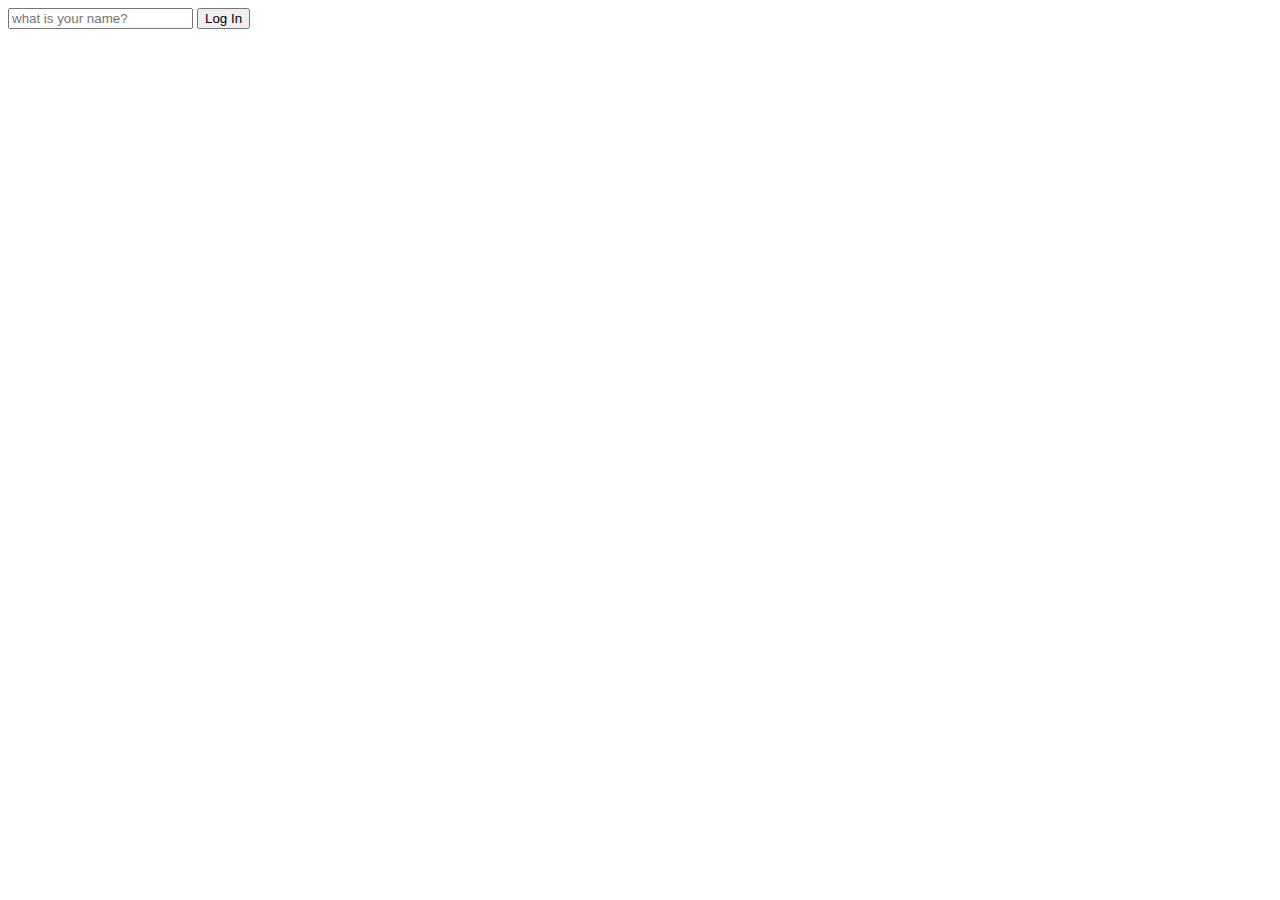
<file: js_practice_01/index.html>
<!DOCTYPE html>
<html lang="en">
<head>
    <meta charset="UTF-8">
    <meta http-equiv="X-UA-Compatible" content="IE=edge">
    <meta name="viewport" content="width=device-width, initial-scale=1.0">
    <link rel="stylesheet" href="style.css">
    <title>akdong archive</title>
</head>
<body>
    <form class = "hidden" id="login-form">
        <input 
        required maxlength="15"
        type="text" 
        placeholder="what is your name?"/>
        <button>Log In</button>
    </form>
    <h1 id="greeting" class="hidden"></h1>
    <script src="script.js"></script>
</body>
</html>
</file>
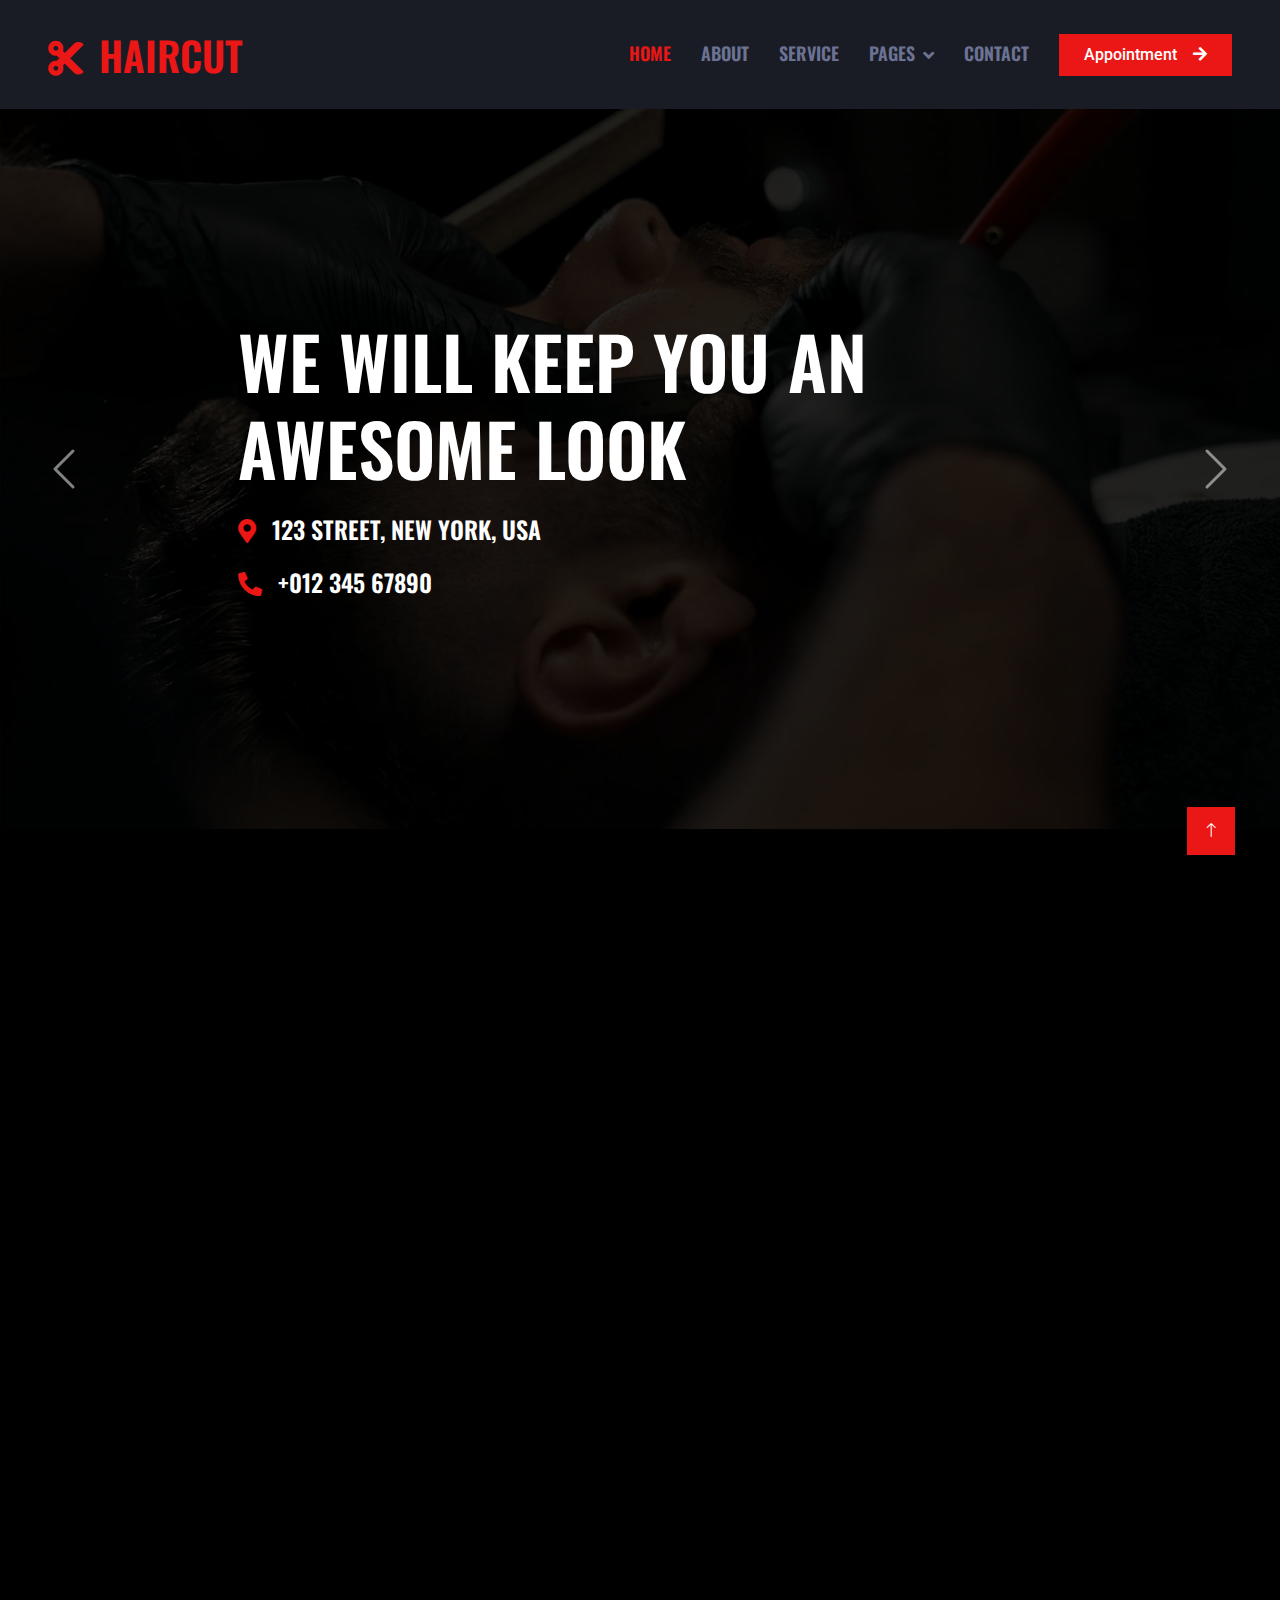
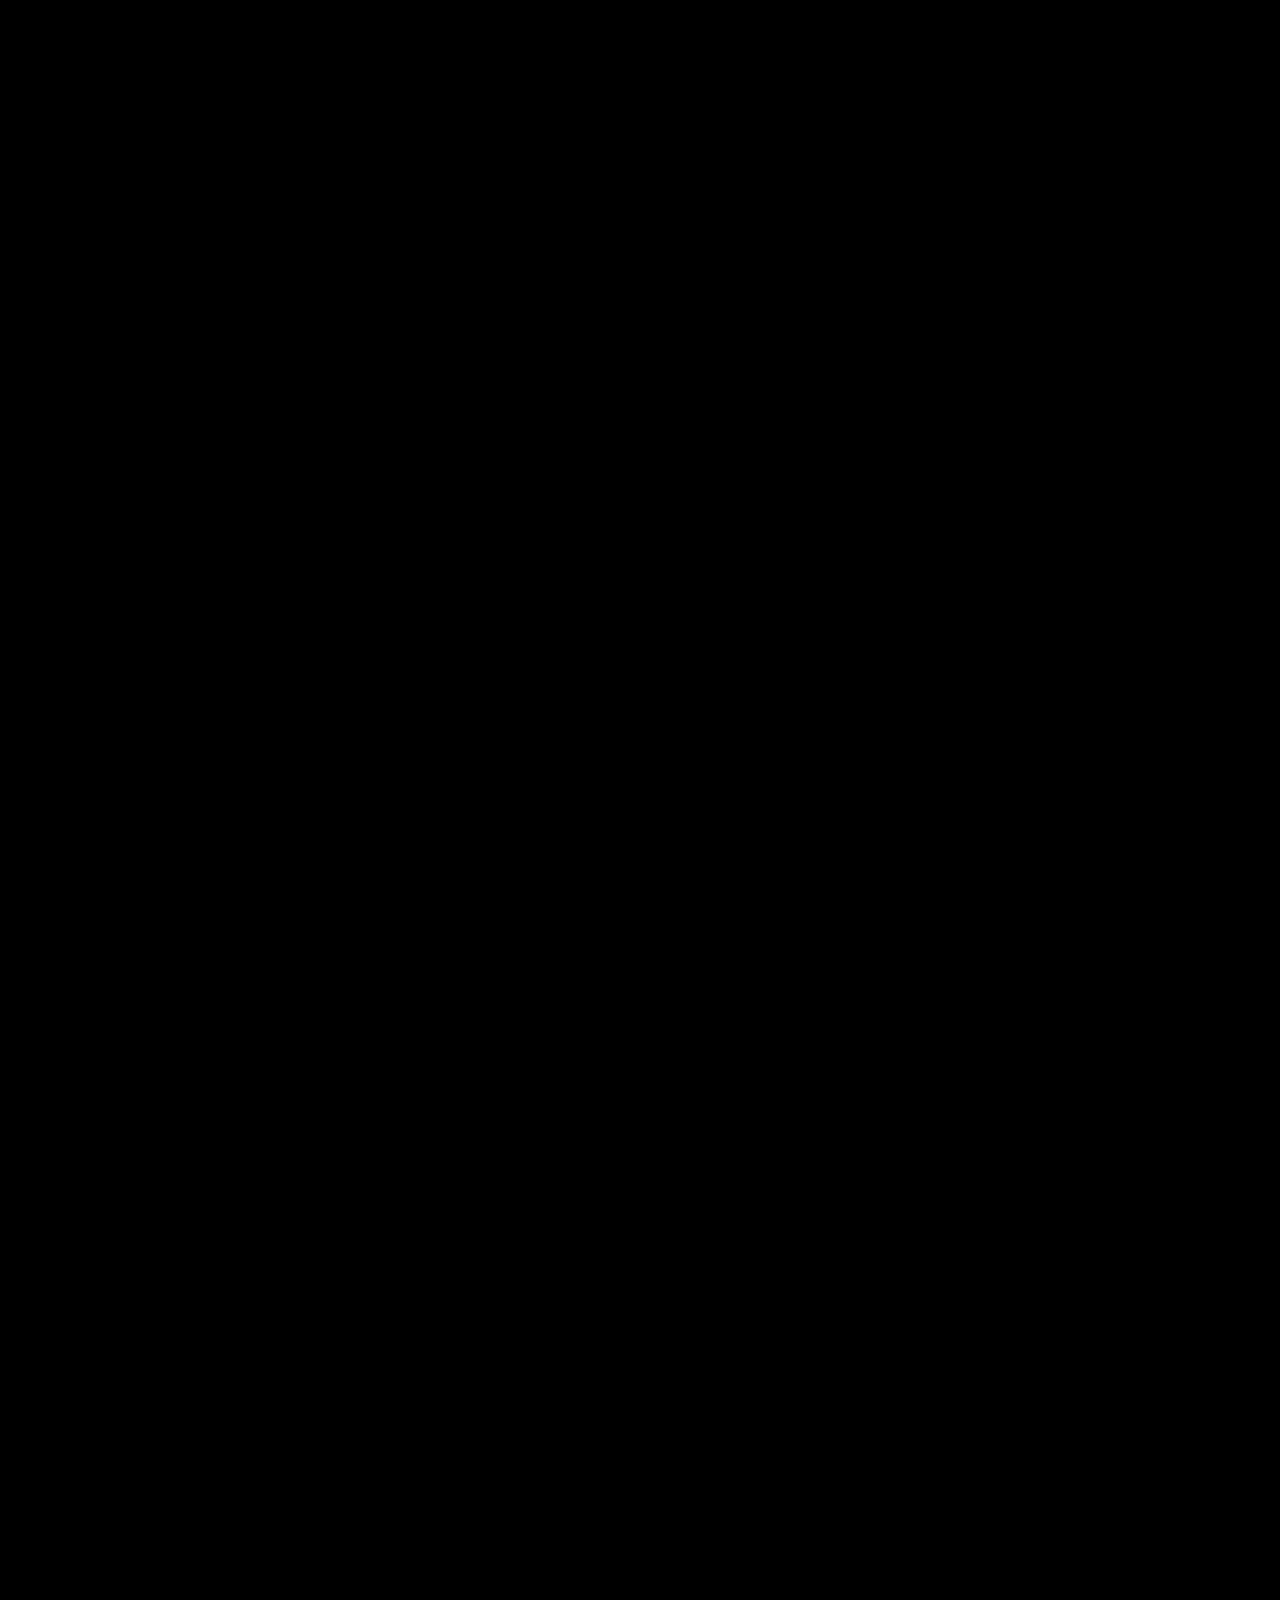
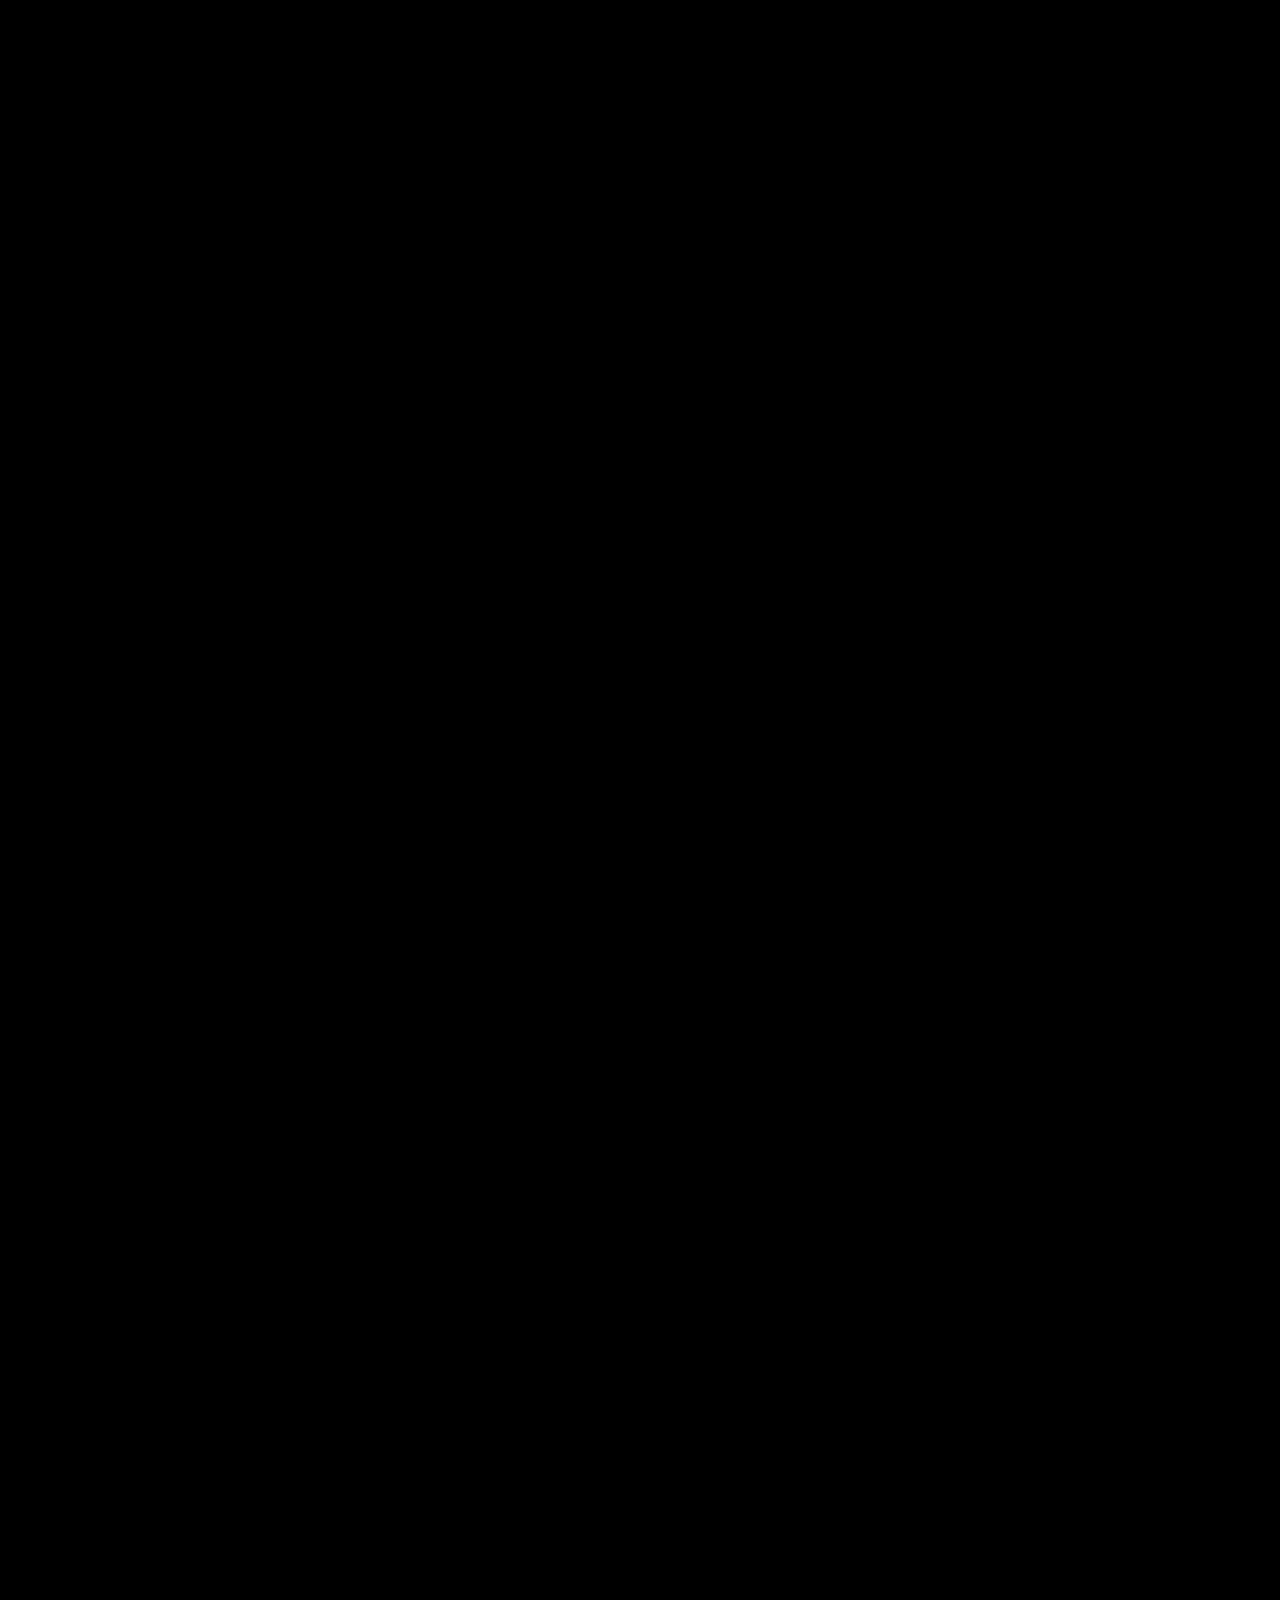
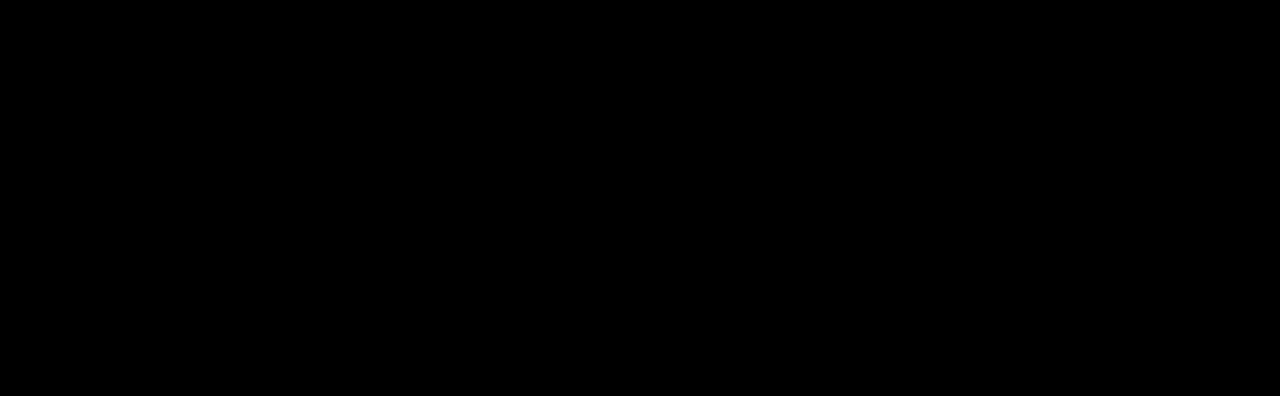
<file: MoonhairSalon/index.html>
<!DOCTYPE html>
<html lang="en">

<head>
    <meta charset="utf-8">
    <title>HairCut - Hair Salon HTML Template</title>
    <meta content="width=device-width, initial-scale=1.0" name="viewport">
    <meta content="" name="keywords">
    <meta content="" name="description">

    <!-- Favicon -->
    <link href="img/favicon.ico" rel="icon">

    <!-- Google Web Fonts -->
    <link rel="preconnect" href="https://fonts.googleapis.com">
    <link rel="preconnect" href="https://fonts.gstatic.com" crossorigin>
    <link href="https://fonts.googleapis.com/css2?family=Roboto:wght@400;500&family=Oswald:wght@600&display=swap" rel="stylesheet">

    <!-- Icon Font Stylesheet -->
    <link href="https://cdnjs.cloudflare.com/ajax/libs/font-awesome/5.10.0/css/all.min.css" rel="stylesheet">
    <link href="https://cdn.jsdelivr.net/npm/bootstrap-icons@1.4.1/font/bootstrap-icons.css" rel="stylesheet">

    <!-- Libraries Stylesheet -->
    <link href="lib/animate/animate.min.css" rel="stylesheet">
    <link href="lib/owlcarousel/assets/owl.carousel.min.css" rel="stylesheet">

    <!-- Customized Bootstrap Stylesheet -->
    <link href="css/bootstrap.min.css" rel="stylesheet">

    <!-- Template Stylesheet -->
    <link href="css/style.css" rel="stylesheet">
</head>

<body>
    <!-- Spinner Start -->
    <div id="spinner" class="show bg-dark position-fixed translate-middle w-100 vh-100 top-50 start-50 d-flex align-items-center justify-content-center">
        <div class="spinner-grow text-primary" style="width: 3rem; height: 3rem;" role="status">
            <span class="sr-only">Loading...</span>
        </div>
    </div>
    <!-- Spinner End -->


    <!-- Navbar Start -->
    <nav class="navbar navbar-expand-lg bg-secondary navbar-dark sticky-top py-lg-0 px-lg-5 wow fadeIn" data-wow-delay="0.1s">
        <a href="index.html" class="navbar-brand ms-4 ms-lg-0">
            <h1 class="mb-0 text-primary text-uppercase"><i class="fa fa-cut me-3"></i>HairCut</h1>
        </a>
        <button type="button" class="navbar-toggler me-4" data-bs-toggle="collapse" data-bs-target="#navbarCollapse">
            <span class="navbar-toggler-icon"></span>
        </button>
        <div class="collapse navbar-collapse" id="navbarCollapse">
            <div class="navbar-nav ms-auto p-4 p-lg-0">
                <a href="index.html" class="nav-item nav-link active">Home</a>
                <a href="about.html" class="nav-item nav-link">About</a>
                <a href="service.html" class="nav-item nav-link">Service</a>
                <div class="nav-item dropdown">
                    <a href="#" class="nav-link dropdown-toggle" data-bs-toggle="dropdown">Pages</a>
                    <div class="dropdown-menu m-0">
                        <a href="price.html" class="dropdown-item">Pricing Plan</a>
                        <a href="team.html" class="dropdown-item">Our Barber</a>
                        <a href="open.html" class="dropdown-item">Working Hours</a>
                        <a href="testimonial.html" class="dropdown-item">Testimonial</a>
                        <a href="404.html" class="dropdown-item">404 Page</a>
                    </div>
                </div>
                <a href="contact.html" class="nav-item nav-link">Contact</a>
            </div>
            <a href="" class="btn btn-primary rounded-0 py-2 px-lg-4 d-none d-lg-block">Appointment<i class="fa fa-arrow-right ms-3"></i></a>
        </div>
    </nav>
    <!-- Navbar End -->


    <!-- Carousel Start -->
    <div class="container-fluid p-0 mb-5 wow fadeIn" data-wow-delay="0.1s">
        <div id="header-carousel" class="carousel slide" data-bs-ride="carousel">
            <div class="carousel-inner">
                <div class="carousel-item active">
                    <img class="w-100" src="img/carousel-1.jpg" alt="Image">
                    <div class="carousel-caption d-flex align-items-center justify-content-center text-start">
                        <div class="mx-sm-5 px-5" style="max-width: 900px;">
                            <h1 class="display-2 text-white text-uppercase mb-4 animated slideInDown">We Will Keep You An Awesome Look</h1>
                            <h4 class="text-white text-uppercase mb-4 animated slideInDown"><i class="fa fa-map-marker-alt text-primary me-3"></i>123 Street, New York, USA</h4>
                            <h4 class="text-white text-uppercase mb-4 animated slideInDown"><i class="fa fa-phone-alt text-primary me-3"></i>+012 345 67890</h4>
                        </div>
                    </div>
                </div>
                <div class="carousel-item">
                    <img class="w-100" src="img/carousel-2.jpg" alt="Image">
                    <div class="carousel-caption d-flex align-items-center justify-content-center text-start">
                        <div class="mx-sm-5 px-5" style="max-width: 900px;">
                            <h1 class="display-2 text-white text-uppercase mb-4 animated slideInDown">Luxury Haircut at Affordable Price</h1>
                            <h4 class="text-white text-uppercase mb-4 animated slideInDown"><i class="fa fa-map-marker-alt text-primary me-3"></i>123 Street, New York, USA</h4>
                            <h4 class="text-white text-uppercase mb-4 animated slideInDown"><i class="fa fa-phone-alt text-primary me-3"></i>+012 345 67890</h4>
                        </div>
                    </div>
                </div>
            </div>
            <button class="carousel-control-prev" type="button" data-bs-target="#header-carousel"
                data-bs-slide="prev">
                <span class="carousel-control-prev-icon" aria-hidden="true"></span>
                <span class="visually-hidden">Previous</span>
            </button>
            <button class="carousel-control-next" type="button" data-bs-target="#header-carousel"
                data-bs-slide="next">
                <span class="carousel-control-next-icon" aria-hidden="true"></span>
                <span class="visually-hidden">Next</span>
            </button>
        </div>
    </div>
    <!-- Carousel End -->


    <!-- About Start -->
    <div class="container-xxl py-5">
        <div class="container">
            <div class="row g-5">
                <div class="col-lg-6 wow fadeIn" data-wow-delay="0.1s">
                    <div class="d-flex flex-column">
                        <img class="img-fluid w-75 align-self-end" src="img/about.jpg" alt="">
                        <div class="w-50 bg-secondary p-5" style="margin-top: -25%;">
                            <h1 class="text-uppercase text-primary mb-3">25 Years</h1>
                            <h2 class="text-uppercase mb-0">Experience</h2>
                        </div>
                    </div>
                </div>
                <div class="col-lg-6 wow fadeIn" data-wow-delay="0.5s">
                    <p class="d-inline-block bg-secondary text-primary py-1 px-4">About Us</p>
                    <h1 class="text-uppercase mb-4">More Than Just A Haircut. Learn More About Us!</h1>
                    <p>Tempor erat elitr rebum at clita. Diam dolor diam ipsum sit. Aliqu diam amet diam et eos. Clita erat ipsum et lorem et sit, sed stet lorem sit clita duo justo magna dolore erat amet</p>
                    <p class="mb-4">Stet no et lorem dolor et diam, amet duo ut dolore vero eos. No stet est diam rebum amet diam ipsum. Clita clita labore, dolor duo nonumy clita sit at, sed sit sanctus dolor eos.</p>
                    <div class="row g-4">
                        <div class="col-md-6">
                            <h3 class="text-uppercase mb-3">Since 1990</h3>
                            <p class="mb-0">Tempor erat elitr rebum at clita. Diam dolor diam ipsum sit. Aliqu diam amet diam et eos.</p>
                        </div>
                        <div class="col-md-6">
                            <h3 class="text-uppercase mb-3">1000+ clients</h3>
                            <p class="mb-0">Tempor erat elitr rebum at clita. Diam dolor diam ipsum sit. Aliqu diam amet diam et eos.</p>
                        </div>
                    </div>
                </div>
            </div>
        </div>
    </div>
    <!-- About End -->


    <!-- Service Start -->
    <div class="container-xxl py-5">
        <div class="container">
            <div class="text-center mx-auto mb-5 wow fadeInUp" data-wow-delay="0.1s" style="max-width: 600px;">
                <p class="d-inline-block bg-secondary text-primary py-1 px-4">Services</p>
                <h1 class="text-uppercase">What We Provide</h1>
            </div>
            <div class="row g-4">
                <div class="col-lg-4 col-md-6 wow fadeInUp" data-wow-delay="0.1s">
                    <div class="service-item position-relative overflow-hidden bg-secondary d-flex h-100 p-5 ps-0">
                        <div class="bg-dark d-flex flex-shrink-0 align-items-center justify-content-center" style="width: 60px; height: 60px;">
                            <img class="img-fluid" src="img/haircut.png" alt="">
                        </div>
                        <div class="ps-4">
                            <h3 class="text-uppercase mb-3">Haircut</h3>
                            <p>Tempor erat elitr rebum at clita. Diam dolor diam ipsum sit. Aliqu diam amet diam.</p>
                            <span class="text-uppercase text-primary">From $15</span>
                        </div>
                        <a class="btn btn-square" href=""><i class="fa fa-plus text-primary"></i></a>
                    </div>
                </div>
                <div class="col-lg-4 col-md-6 wow fadeInUp" data-wow-delay="0.3s">
                    <div class="service-item position-relative overflow-hidden bg-secondary d-flex h-100 p-5 ps-0">
                        <div class="bg-dark d-flex flex-shrink-0 align-items-center justify-content-center" style="width: 60px; height: 60px;">
                            <img class="img-fluid" src="img/beard-trim.png" alt="">
                        </div>
                        <div class="ps-4">
                            <h3 class="text-uppercase mb-3">Beard Trim</h3>
                            <p>Tempor erat elitr rebum at clita. Diam dolor diam ipsum sit. Aliqu diam amet diam.</p>
                            <span class="text-uppercase text-primary">From $15</span>
                        </div>
                        <a class="btn btn-square" href=""><i class="fa fa-plus text-primary"></i></a>
                    </div>
                </div>
                <div class="col-lg-4 col-md-6 wow fadeInUp" data-wow-delay="0.5s">
                    <div class="service-item position-relative overflow-hidden bg-secondary d-flex h-100 p-5 ps-0">
                        <div class="bg-dark d-flex flex-shrink-0 align-items-center justify-content-center" style="width: 60px; height: 60px;">
                            <img class="img-fluid" src="img/mans-shave.png" alt="">
                        </div>
                        <div class="ps-4">
                            <h3 class="text-uppercase mb-3">Mans Shave</h3>
                            <p>Tempor erat elitr rebum at clita. Diam dolor diam ipsum sit. Aliqu diam amet diam.</p>
                            <span class="text-uppercase text-primary">From $15</span>
                        </div>
                        <a class="btn btn-square" href=""><i class="fa fa-plus text-primary"></i></a>
                    </div>
                </div>
                <div class="col-lg-4 col-md-6 wow fadeInUp" data-wow-delay="0.1s">
                    <div class="service-item position-relative overflow-hidden bg-secondary d-flex h-100 p-5 ps-0">
                        <div class="bg-dark d-flex flex-shrink-0 align-items-center justify-content-center" style="width: 60px; height: 60px;">
                            <img class="img-fluid" src="img/hair-dyeing.png" alt="">
                        </div>
                        <div class="ps-4">
                            <h3 class="text-uppercase mb-3">Hair Dyeing</h3>
                            <p>Tempor erat elitr rebum at clita. Diam dolor diam ipsum sit. Aliqu diam amet diam.</p>
                            <span class="text-uppercase text-primary">From $15</span>
                        </div>
                        <a class="btn btn-square" href=""><i class="fa fa-plus text-primary"></i></a>
                    </div>
                </div>
                <div class="col-lg-4 col-md-6 wow fadeInUp" data-wow-delay="0.3s">
                    <div class="service-item position-relative overflow-hidden bg-secondary d-flex h-100 p-5 ps-0">
                        <div class="bg-dark d-flex flex-shrink-0 align-items-center justify-content-center" style="width: 60px; height: 60px;">
                            <img class="img-fluid" src="img/mustache.png" alt="">
                        </div>
                        <div class="ps-4">
                            <h3 class="text-uppercase mb-3">Mustache</h3>
                            <p>Tempor erat elitr rebum at clita. Diam dolor diam ipsum sit. Aliqu diam amet diam.</p>
                            <span class="text-uppercase text-primary">From $15</span>
                        </div>
                        <a class="btn btn-square" href=""><i class="fa fa-plus text-primary"></i></a>
                    </div>
                </div>
                <div class="col-lg-4 col-md-6 wow fadeInUp" data-wow-delay="0.5s">
                    <div class="service-item position-relative overflow-hidden bg-secondary d-flex h-100 p-5 ps-0">
                        <div class="bg-dark d-flex flex-shrink-0 align-items-center justify-content-center" style="width: 60px; height: 60px;">
                            <img class="img-fluid" src="img/stacking.png" alt="">
                        </div>
                        <div class="ps-4">
                            <h3 class="text-uppercase mb-3">Stacking</h3>
                            <p>Tempor erat elitr rebum at clita. Diam dolor diam ipsum sit. Aliqu diam amet diam.</p>
                            <span class="text-uppercase text-primary">From $15</span>
                        </div>
                        <a class="btn btn-square" href=""><i class="fa fa-plus text-primary"></i></a>
                    </div>
                </div>
            </div>
        </div>
    </div>
    <!-- Service End -->


    <!-- Price Start -->
    <div class="container-xxl py-5">
        <div class="container">
            <div class="row g-0">
                <div class="col-lg-6 wow fadeIn" data-wow-delay="0.1s">
                    <div class="bg-secondary h-100 d-flex flex-column justify-content-center p-5">
                        <p class="d-inline-flex bg-dark text-primary py-1 px-4 me-auto">Price & Plan</p>
                        <h1 class="text-uppercase mb-4">Check Out Our Barber Services And Prices</h1>
                        <div>
                            <div class="d-flex justify-content-between border-bottom py-2">
                                <h6 class="text-uppercase mb-0">Haircut</h6>
                                <span class="text-uppercase text-primary">$29.00</span>
                            </div>
                            <div class="d-flex justify-content-between border-bottom py-2">
                                <h6 class="text-uppercase mb-0">Beard Trim</h6>
                                <span class="text-uppercase text-primary">$35.00</span>
                            </div>
                            <div class="d-flex justify-content-between border-bottom py-2">
                                <h6 class="text-uppercase mb-0">Mans Shave</h6>
                                <span class="text-uppercase text-primary">$23.00</span>
                            </div>
                            <div class="d-flex justify-content-between border-bottom py-2">
                                <h6 class="text-uppercase mb-0">Hair Dyeing</h6>
                                <span class="text-uppercase text-primary">$19.00</span>
                            </div>
                            <div class="d-flex justify-content-between border-bottom py-2">
                                <h6 class="text-uppercase mb-0">Mustache</h6>
                                <span class="text-uppercase text-primary">$15.00</span>
                            </div>
                            <div class="d-flex justify-content-between py-2">
                                <h6 class="text-uppercase mb-0">Stacking</h6>
                                <span class="text-uppercase text-primary">$39.00</span>
                            </div>
                        </div>
                    </div>
                </div>
                <div class="col-lg-6 wow fadeIn" data-wow-delay="0.5s">
                    <div class="h-100">
                        <img class="img-fluid h-100" src="img/price.jpg" alt="">
                    </div>
                </div>
            </div>
        </div>
    </div>
    <!-- Price End -->


    <!-- Team Start -->
    <div class="container-xxl py-5">
        <div class="container">
            <div class="text-center mx-auto mb-5 wow fadeInUp" data-wow-delay="0.1s" style="max-width: 600px;">
                <p class="d-inline-block bg-secondary text-primary py-1 px-4">Our Barber</p>
                <h1 class="text-uppercase">Meet Our Barber</h1>
            </div>
            <div class="row g-4">
                <div class="col-lg-3 col-md-6 wow fadeInUp" data-wow-delay="0.1s">
                    <div class="team-item">
                        <div class="team-img position-relative overflow-hidden">
                            <img class="img-fluid" src="img/team-1.jpg" alt="">
                            <div class="team-social">
                                <a class="btn btn-square" href=""><i class="fab fa-facebook-f"></i></a>
                                <a class="btn btn-square" href=""><i class="fab fa-twitter"></i></a>
                                <a class="btn btn-square" href=""><i class="fab fa-instagram"></i></a>
                            </div>
                        </div>
                        <div class="bg-secondary text-center p-4">
                            <h5 class="text-uppercase">Barber Name</h5>
                            <span class="text-primary">Designation</span>
                        </div>
                    </div>
                </div>
                <div class="col-lg-3 col-md-6 wow fadeInUp" data-wow-delay="0.3s">
                    <div class="team-item">
                        <div class="team-img position-relative overflow-hidden">
                            <img class="img-fluid" src="img/team-2.jpg" alt="">
                            <div class="team-social">
                                <a class="btn btn-square" href=""><i class="fab fa-facebook-f"></i></a>
                                <a class="btn btn-square" href=""><i class="fab fa-twitter"></i></a>
                                <a class="btn btn-square" href=""><i class="fab fa-instagram"></i></a>
                            </div>
                        </div>
                        <div class="bg-secondary text-center p-4">
                            <h5 class="text-uppercase">Barber Name</h5>
                            <span class="text-primary">Designation</span>
                        </div>
                    </div>
                </div>
                <div class="col-lg-3 col-md-6 wow fadeInUp" data-wow-delay="0.5s">
                    <div class="team-item">
                        <div class="team-img position-relative overflow-hidden">
                            <img class="img-fluid" src="img/team-3.jpg" alt="">
                            <div class="team-social">
                                <a class="btn btn-square" href=""><i class="fab fa-facebook-f"></i></a>
                                <a class="btn btn-square" href=""><i class="fab fa-twitter"></i></a>
                                <a class="btn btn-square" href=""><i class="fab fa-instagram"></i></a>
                            </div>
                        </div>
                        <div class="bg-secondary text-center p-4">
                            <h5 class="text-uppercase">Barber Name</h5>
                            <span class="text-primary">Designation</span>
                        </div>
                    </div>
                </div>
                <div class="col-lg-3 col-md-6 wow fadeInUp" data-wow-delay="0.7s">
                    <div class="team-item">
                        <div class="team-img position-relative overflow-hidden">
                            <img class="img-fluid" src="img/team-4.jpg" alt="">
                            <div class="team-social">
                                <a class="btn btn-square" href=""><i class="fab fa-facebook-f"></i></a>
                                <a class="btn btn-square" href=""><i class="fab fa-twitter"></i></a>
                                <a class="btn btn-square" href=""><i class="fab fa-instagram"></i></a>
                            </div>
                        </div>
                        <div class="bg-secondary text-center p-4">
                            <h5 class="text-uppercase">Barber Name</h5>
                            <span class="text-primary">Designation</span>
                        </div>
                    </div>
                </div>
            </div>
        </div>
    </div>
    <!-- Team End -->


    <!-- Working Hours Start -->
    <div class="container-xxl py-5">
        <div class="container">
            <div class="row g-0">
                <div class="col-lg-6 wow fadeIn" data-wow-delay="0.1s">
                    <div class="h-100">
                        <img class="img-fluid h-100" src="img/open.jpg" alt="">
                    </div>
                </div>
                <div class="col-lg-6 wow fadeIn" data-wow-delay="0.5s">
                    <div class="bg-secondary h-100 d-flex flex-column justify-content-center p-5">
                        <p class="d-inline-flex bg-dark text-primary py-1 px-4 me-auto">Working Hours</p>
                        <h1 class="text-uppercase mb-4">Professional Barbers Are Waiting For You</h1>
                        <div>
                            <div class="d-flex justify-content-between border-bottom py-2">
                                <h6 class="text-uppercase mb-0">Monday</h6>
                                <span class="text-uppercase">09 AM - 09 PM</span>
                            </div>
                            <div class="d-flex justify-content-between border-bottom py-2">
                                <h6 class="text-uppercase mb-0">Tuesday</h6>
                                <span class="text-uppercase">09 AM - 09 PM</span>
                            </div>
                            <div class="d-flex justify-content-between border-bottom py-2">
                                <h6 class="text-uppercase mb-0">Wednesday</h6>
                                <span class="text-uppercase">09 AM - 09 PM</span>
                            </div>
                            <div class="d-flex justify-content-between border-bottom py-2">
                                <h6 class="text-uppercase mb-0">Thursday</h6>
                                <span class="text-uppercase">09 AM - 09 PM</span>
                            </div>
                            <div class="d-flex justify-content-between border-bottom py-2">
                                <h6 class="text-uppercase mb-0">Friday</h6>
                                <span class="text-uppercase">09 AM - 09 PM</span>
                            </div>
                            <div class="d-flex justify-content-between py-2">
                                <h6 class="text-uppercase mb-0">Sat / Sun</h6>
                                <span class="text-uppercase text-primary">Closed</span>
                            </div>
                        </div>
                    </div>
                </div>
            </div>
        </div>
    </div>
    <!-- Working Hours End -->


    <!-- Testimonial Start -->
    <div class="container-xxl py-5">
        <div class="container">
            <div class="text-center mx-auto mb-5 wow fadeInUp" data-wow-delay="0.1s" style="max-width: 600px;">
                <p class="d-inline-block bg-secondary text-primary py-1 px-4">Testimonial</p>
                <h1 class="text-uppercase">What Our Clients Say!</h1>
            </div>
            <div class="owl-carousel testimonial-carousel wow fadeInUp" data-wow-delay="0.1s">
                <div class="testimonial-item text-center" data-dot="<img class='img-fluid' src='img/testimonial-1.jpg' alt=''>">
                    <h4 class="text-uppercase">Client Name</h4>
                    <p class="text-primary">Profession</p>
                    <span class="fs-5">Clita clita tempor justo dolor ipsum amet kasd amet duo justo duo duo labore sed sed. Magna ut diam sit et amet stet eos sed clita erat magna elitr erat sit sit erat at rebum justo sea clita.</span>
                </div>
                <div class="testimonial-item text-center" data-dot="<img class='img-fluid' src='img/testimonial-2.jpg' alt=''>">
                    <h4 class="text-uppercase">Client Name</h4>
                    <p class="text-primary">Profession</p>
                    <span class="fs-5">Clita clita tempor justo dolor ipsum amet kasd amet duo justo duo duo labore sed sed. Magna ut diam sit et amet stet eos sed clita erat magna elitr erat sit sit erat at rebum justo sea clita.</span>
                </div>
                <div class="testimonial-item text-center" data-dot="<img class='img-fluid' src='img/testimonial-3.jpg' alt=''>">
                    <h4 class="text-uppercase">Client Name</h4>
                    <p class="text-primary">Profession</p>
                    <span class="fs-5">Clita clita tempor justo dolor ipsum amet kasd amet duo justo duo duo labore sed sed. Magna ut diam sit et amet stet eos sed clita erat magna elitr erat sit sit erat at rebum justo sea clita.</span>
                </div>
            </div>      
        </div>
    </div>
    <!-- Testimonial End -->


    <!-- Footer Start -->
    <div class="container-fluid bg-secondary text-light footer mt-5 pt-5 wow fadeIn" data-wow-delay="0.1s">
        <div class="container py-5">
            <div class="row g-5">
                <div class="col-lg-4 col-md-6">
                    <h4 class="text-uppercase mb-4">Get In Touch</h4>
                    <div class="d-flex align-items-center mb-2">
                        <div class="btn-square bg-dark flex-shrink-0 me-3">
                            <span class="fa fa-map-marker-alt text-primary"></span>
                        </div>
                        <span>123 Street, New York, USA</span>
                    </div>
                    <div class="d-flex align-items-center mb-2">
                        <div class="btn-square bg-dark flex-shrink-0 me-3">
                            <span class="fa fa-phone-alt text-primary"></span>
                        </div>
                        <span>+012 345 67890</span>
                    </div>
                    <div class="d-flex align-items-center">
                        <div class="btn-square bg-dark flex-shrink-0 me-3">
                            <span class="fa fa-envelope-open text-primary"></span>
                        </div>
                        <span>info@example.com</span>
                    </div>
                </div>
                <div class="col-lg-4 col-md-6">
                    <h4 class="text-uppercase mb-4">Quick Links</h4>
                    <a class="btn btn-link" href="">About Us</a>
                    <a class="btn btn-link" href="">Contact Us</a>
                    <a class="btn btn-link" href="">Our Services</a>
                    <a class="btn btn-link" href="">Terms & Condition</a>
                    <a class="btn btn-link" href="">Support</a>
                </div>
                <div class="col-lg-4 col-md-6">
                    <h4 class="text-uppercase mb-4">Newsletter</h4>
                    <div class="position-relative mb-4">
                        <input class="form-control border-0 w-100 py-3 ps-4 pe-5" type="text" placeholder="Your email">
                        <button type="button" class="btn btn-primary py-2 position-absolute top-0 end-0 mt-2 me-2">SignUp</button>
                    </div>
                    <div class="d-flex pt-1 m-n1">
                        <a class="btn btn-lg-square btn-dark text-primary m-1" href=""><i class="fab fa-twitter"></i></a>
                        <a class="btn btn-lg-square btn-dark text-primary m-1" href=""><i class="fab fa-facebook-f"></i></a>
                        <a class="btn btn-lg-square btn-dark text-primary m-1" href=""><i class="fab fa-youtube"></i></a>
                        <a class="btn btn-lg-square btn-dark text-primary m-1" href=""><i class="fab fa-linkedin-in"></i></a>
                    </div>
                </div>
            </div>
        </div>
        <div class="container">
            <div class="copyright">
                <div class="row">
                    <div class="col-md-6 text-center text-md-start mb-3 mb-md-0">
                        &copy; <a class="border-bottom" href="#">Your Site Name</a>, All Right Reserved.
                    </div>
                    <div class="col-md-6 text-center text-md-end">
                        <!--/*** This template is free as long as you keep the footer author’s credit link/attribution link/backlink. If you'd like to use the template without the footer author’s credit link/attribution link/backlink, you can purchase the Credit Removal License from "https://htmlcodex.com/credit-removal". Thank you for your support. ***/-->
                        Designed By <a class="border-bottom" href="https://htmlcodex.com">HTML Codex</a>
                    </div>
                </div>
            </div>
        </div>
    </div>
    <!-- Footer End -->


    <!-- Back to Top -->
    <a href="#" class="btn btn-primary btn-lg-square back-to-top"><i class="bi bi-arrow-up"></i></a>


    <!-- JavaScript Libraries -->
    <script src="https://code.jquery.com/jquery-3.4.1.min.js"></script>
    <script src="https://cdn.jsdelivr.net/npm/bootstrap@5.0.0/dist/js/bootstrap.bundle.min.js"></script>
    <script src="lib/wow/wow.min.js"></script>
    <script src="lib/easing/easing.min.js"></script>
    <script src="lib/waypoints/waypoints.min.js"></script>
    <script src="lib/owlcarousel/owl.carousel.min.js"></script>

    <!-- Template Javascript -->
    <script src="js/main.js"></script>
</body>

</html>
</file>
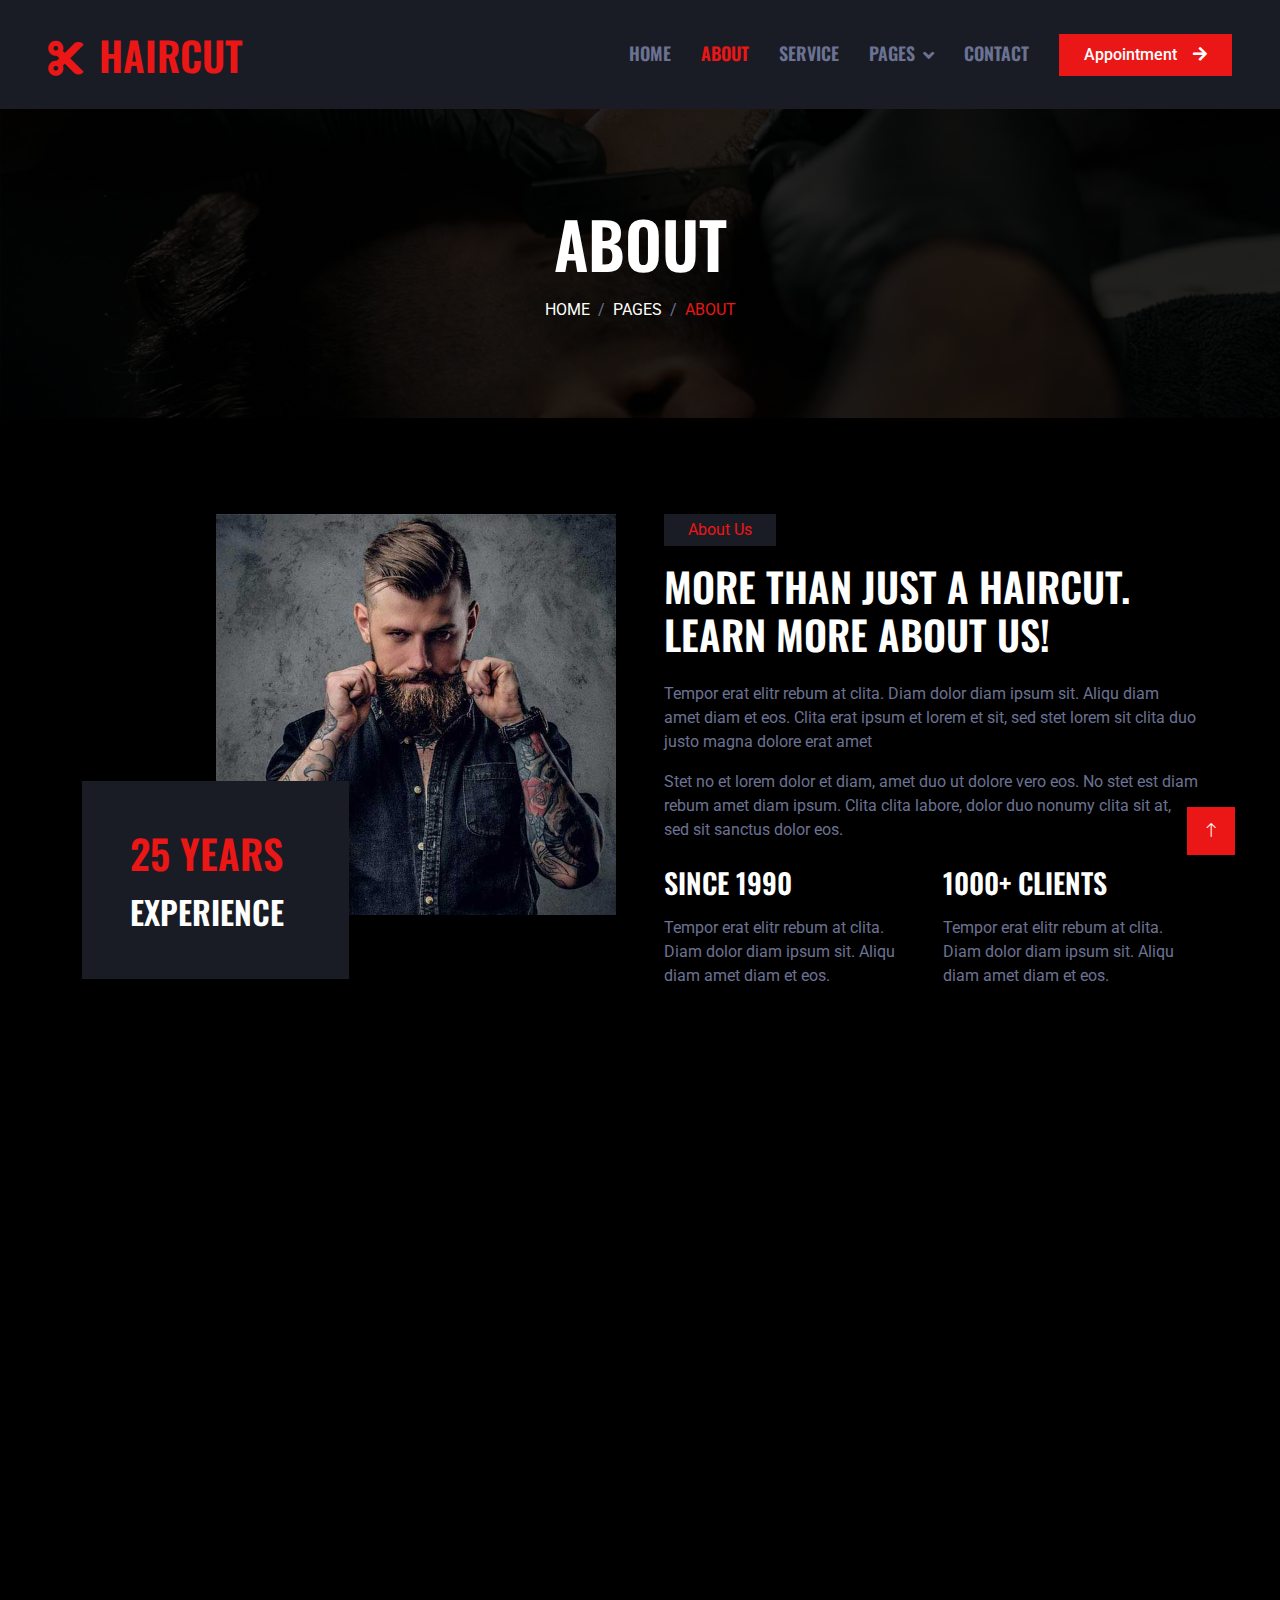
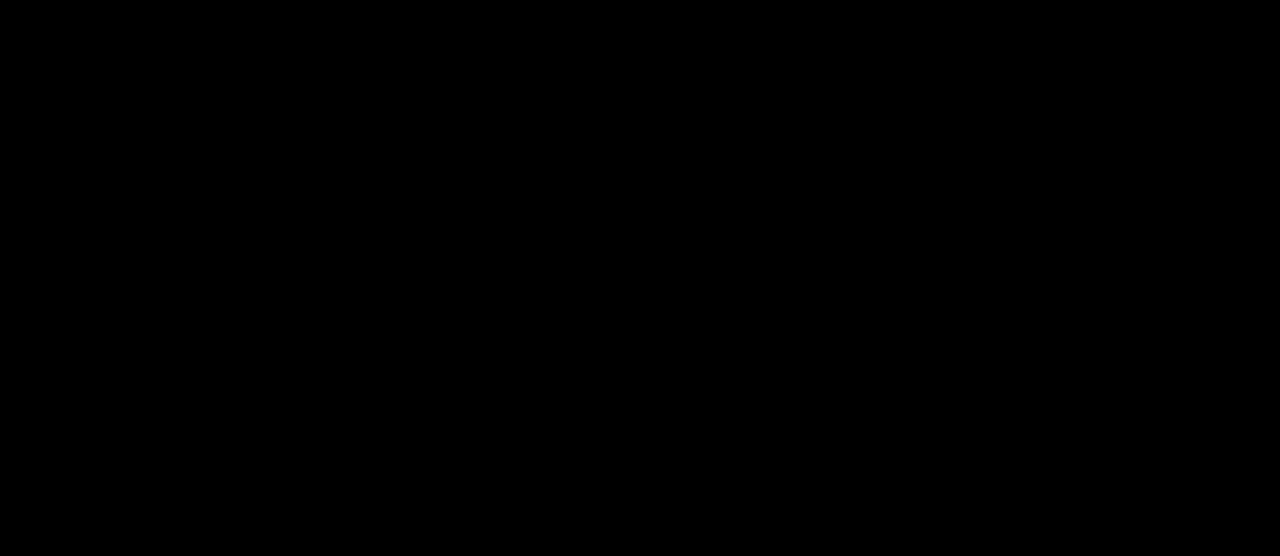
<file: MoonhairSalon/about.html>
<!DOCTYPE html>
<html lang="en">

<head>
    <meta charset="utf-8">
    <title>HairCut - Hair Salon HTML Template</title>
    <meta content="width=device-width, initial-scale=1.0" name="viewport">
    <meta content="" name="keywords">
    <meta content="" name="description">

    <!-- Favicon -->
    <link href="img/favicon.ico" rel="icon">

    <!-- Google Web Fonts -->
    <link rel="preconnect" href="https://fonts.googleapis.com">
    <link rel="preconnect" href="https://fonts.gstatic.com" crossorigin>
    <link href="https://fonts.googleapis.com/css2?family=Roboto:wght@400;500&family=Oswald:wght@600&display=swap" rel="stylesheet">

    <!-- Icon Font Stylesheet -->
    <link href="https://cdnjs.cloudflare.com/ajax/libs/font-awesome/5.10.0/css/all.min.css" rel="stylesheet">
    <link href="https://cdn.jsdelivr.net/npm/bootstrap-icons@1.4.1/font/bootstrap-icons.css" rel="stylesheet">

    <!-- Libraries Stylesheet -->
    <link href="lib/animate/animate.min.css" rel="stylesheet">
    <link href="lib/owlcarousel/assets/owl.carousel.min.css" rel="stylesheet">

    <!-- Customized Bootstrap Stylesheet -->
    <link href="css/bootstrap.min.css" rel="stylesheet">

    <!-- Template Stylesheet -->
    <link href="css/style.css" rel="stylesheet">
</head>

<body>
    <!-- Spinner Start -->
    <div id="spinner" class="show bg-dark position-fixed translate-middle w-100 vh-100 top-50 start-50 d-flex align-items-center justify-content-center">
        <div class="spinner-grow text-primary" style="width: 3rem; height: 3rem;" role="status">
            <span class="sr-only">Loading...</span>
        </div>
    </div>
    <!-- Spinner End -->


    <!-- Navbar Start -->
    <nav class="navbar navbar-expand-lg bg-secondary navbar-dark sticky-top py-lg-0 px-lg-5 wow fadeIn" data-wow-delay="0.1s">
        <a href="index.html" class="navbar-brand ms-4 ms-lg-0">
            <h1 class="mb-0 text-primary text-uppercase"><i class="fa fa-cut me-3"></i>HairCut</h1>
        </a>
        <button type="button" class="navbar-toggler me-4" data-bs-toggle="collapse" data-bs-target="#navbarCollapse">
            <span class="navbar-toggler-icon"></span>
        </button>
        <div class="collapse navbar-collapse" id="navbarCollapse">
            <div class="navbar-nav ms-auto p-4 p-lg-0">
                <a href="index.html" class="nav-item nav-link">Home</a>
                <a href="about.html" class="nav-item nav-link active">About</a>
                <a href="service.html" class="nav-item nav-link">Service</a>
                <div class="nav-item dropdown">
                    <a href="#" class="nav-link dropdown-toggle" data-bs-toggle="dropdown">Pages</a>
                    <div class="dropdown-menu m-0">
                        <a href="price.html" class="dropdown-item">Pricing Plan</a>
                        <a href="team.html" class="dropdown-item">Our Barber</a>
                        <a href="open.html" class="dropdown-item">Working Hours</a>
                        <a href="testimonial.html" class="dropdown-item">Testimonial</a>
                        <a href="404.html" class="dropdown-item">404 Page</a>
                    </div>
                </div>
                <a href="contact.html" class="nav-item nav-link">Contact</a>
            </div>
            <a href="" class="btn btn-primary rounded-0 py-2 px-lg-4 d-none d-lg-block">Appointment<i class="fa fa-arrow-right ms-3"></i></a>
        </div>
    </nav>
    <!-- Navbar End -->


    <!-- Page Header Start -->
    <div class="container-fluid page-header py-5 mb-5 wow fadeIn" data-wow-delay="0.1s">
        <div class="container text-center py-5">
            <h1 class="display-3 text-white text-uppercase mb-3 animated slideInDown">About</h1>
            <nav aria-label="breadcrumb animated slideInDown">
                <ol class="breadcrumb justify-content-center text-uppercase mb-0">
                    <li class="breadcrumb-item"><a class="text-white" href="#">Home</a></li>
                    <li class="breadcrumb-item"><a class="text-white" href="#">Pages</a></li>
                    <li class="breadcrumb-item text-primary active" aria-current="page">About</li>
                </ol>
            </nav>
        </div>
    </div>
    <!-- Page Header End -->


    <!-- About Start -->
    <div class="container-xxl py-5">
        <div class="container">
            <div class="row g-5">
                <div class="col-lg-6 wow fadeIn" data-wow-delay="0.1s">
                    <div class="d-flex flex-column">
                        <img class="img-fluid w-75 align-self-end" src="img/about.jpg" alt="">
                        <div class="w-50 bg-secondary p-5" style="margin-top: -25%;">
                            <h1 class="text-uppercase text-primary mb-3">25 Years</h1>
                            <h2 class="text-uppercase mb-0">Experience</h2>
                        </div>
                    </div>
                </div>
                <div class="col-lg-6 wow fadeIn" data-wow-delay="0.5s">
                    <p class="d-inline-block bg-secondary text-primary py-1 px-4">About Us</p>
                    <h1 class="text-uppercase mb-4">More Than Just A Haircut. Learn More About Us!</h1>
                    <p>Tempor erat elitr rebum at clita. Diam dolor diam ipsum sit. Aliqu diam amet diam et eos. Clita erat ipsum et lorem et sit, sed stet lorem sit clita duo justo magna dolore erat amet</p>
                    <p class="mb-4">Stet no et lorem dolor et diam, amet duo ut dolore vero eos. No stet est diam rebum amet diam ipsum. Clita clita labore, dolor duo nonumy clita sit at, sed sit sanctus dolor eos.</p>
                    <div class="row g-4">
                        <div class="col-md-6">
                            <h3 class="text-uppercase mb-3">Since 1990</h3>
                            <p class="mb-0">Tempor erat elitr rebum at clita. Diam dolor diam ipsum sit. Aliqu diam amet diam et eos.</p>
                        </div>
                        <div class="col-md-6">
                            <h3 class="text-uppercase mb-3">1000+ clients</h3>
                            <p class="mb-0">Tempor erat elitr rebum at clita. Diam dolor diam ipsum sit. Aliqu diam amet diam et eos.</p>
                        </div>
                    </div>
                </div>
            </div>
        </div>
    </div>
    <!-- About End -->


    <!-- Team Start -->
    <div class="container-xxl py-5">
        <div class="container">
            <div class="text-center mx-auto mb-5 wow fadeInUp" data-wow-delay="0.1s" style="max-width: 600px;">
                <p class="d-inline-block bg-secondary text-primary py-1 px-4">Our Barber</p>
                <h1 class="text-uppercase">Meet Our Barber</h1>
            </div>
            <div class="row g-4">
                <div class="col-lg-3 col-md-6 wow fadeInUp" data-wow-delay="0.1s">
                    <div class="team-item">
                        <div class="team-img position-relative overflow-hidden">
                            <img class="img-fluid" src="img/team-1.jpg" alt="">
                            <div class="team-social">
                                <a class="btn btn-square" href=""><i class="fab fa-facebook-f"></i></a>
                                <a class="btn btn-square" href=""><i class="fab fa-twitter"></i></a>
                                <a class="btn btn-square" href=""><i class="fab fa-instagram"></i></a>
                            </div>
                        </div>
                        <div class="bg-secondary text-center p-4">
                            <h5 class="text-uppercase">Barber Name</h5>
                            <span class="text-primary">Designation</span>
                        </div>
                    </div>
                </div>
                <div class="col-lg-3 col-md-6 wow fadeInUp" data-wow-delay="0.3s">
                    <div class="team-item">
                        <div class="team-img position-relative overflow-hidden">
                            <img class="img-fluid" src="img/team-2.jpg" alt="">
                            <div class="team-social">
                                <a class="btn btn-square" href=""><i class="fab fa-facebook-f"></i></a>
                                <a class="btn btn-square" href=""><i class="fab fa-twitter"></i></a>
                                <a class="btn btn-square" href=""><i class="fab fa-instagram"></i></a>
                            </div>
                        </div>
                        <div class="bg-secondary text-center p-4">
                            <h5 class="text-uppercase">Barber Name</h5>
                            <span class="text-primary">Designation</span>
                        </div>
                    </div>
                </div>
                <div class="col-lg-3 col-md-6 wow fadeInUp" data-wow-delay="0.5s">
                    <div class="team-item">
                        <div class="team-img position-relative overflow-hidden">
                            <img class="img-fluid" src="img/team-3.jpg" alt="">
                            <div class="team-social">
                                <a class="btn btn-square" href=""><i class="fab fa-facebook-f"></i></a>
                                <a class="btn btn-square" href=""><i class="fab fa-twitter"></i></a>
                                <a class="btn btn-square" href=""><i class="fab fa-instagram"></i></a>
                            </div>
                        </div>
                        <div class="bg-secondary text-center p-4">
                            <h5 class="text-uppercase">Barber Name</h5>
                            <span class="text-primary">Designation</span>
                        </div>
                    </div>
                </div>
                <div class="col-lg-3 col-md-6 wow fadeInUp" data-wow-delay="0.7s">
                    <div class="team-item">
                        <div class="team-img position-relative overflow-hidden">
                            <img class="img-fluid" src="img/team-4.jpg" alt="">
                            <div class="team-social">
                                <a class="btn btn-square" href=""><i class="fab fa-facebook-f"></i></a>
                                <a class="btn btn-square" href=""><i class="fab fa-twitter"></i></a>
                                <a class="btn btn-square" href=""><i class="fab fa-instagram"></i></a>
                            </div>
                        </div>
                        <div class="bg-secondary text-center p-4">
                            <h5 class="text-uppercase">Barber Name</h5>
                            <span class="text-primary">Designation</span>
                        </div>
                    </div>
                </div>
            </div>
        </div>
    </div>
    <!-- Team End -->


    <!-- Footer Start -->
    <div class="container-fluid bg-secondary text-light footer mt-5 pt-5 wow fadeIn" data-wow-delay="0.1s">
        <div class="container py-5">
            <div class="row g-5">
                <div class="col-lg-4 col-md-6">
                    <h4 class="text-uppercase mb-4">Get In Touch</h4>
                    <div class="d-flex align-items-center mb-2">
                        <div class="btn-square bg-dark flex-shrink-0 me-3">
                            <span class="fa fa-map-marker-alt text-primary"></span>
                        </div>
                        <span>123 Street, New York, USA</span>
                    </div>
                    <div class="d-flex align-items-center mb-2">
                        <div class="btn-square bg-dark flex-shrink-0 me-3">
                            <span class="fa fa-phone-alt text-primary"></span>
                        </div>
                        <span>+012 345 67890</span>
                    </div>
                    <div class="d-flex align-items-center">
                        <div class="btn-square bg-dark flex-shrink-0 me-3">
                            <span class="fa fa-envelope-open text-primary"></span>
                        </div>
                        <span>info@example.com</span>
                    </div>
                </div>
                <div class="col-lg-4 col-md-6">
                    <h4 class="text-uppercase mb-4">Quick Links</h4>
                    <a class="btn btn-link" href="">About Us</a>
                    <a class="btn btn-link" href="">Contact Us</a>
                    <a class="btn btn-link" href="">Our Services</a>
                    <a class="btn btn-link" href="">Terms & Condition</a>
                    <a class="btn btn-link" href="">Support</a>
                </div>
                <div class="col-lg-4 col-md-6">
                    <h4 class="text-uppercase mb-4">Newsletter</h4>
                    <div class="position-relative mb-4">
                        <input class="form-control border-0 w-100 py-3 ps-4 pe-5" type="text" placeholder="Your email">
                        <button type="button" class="btn btn-primary py-2 position-absolute top-0 end-0 mt-2 me-2">SignUp</button>
                    </div>
                    <div class="d-flex pt-1 m-n1">
                        <a class="btn btn-lg-square btn-dark text-primary m-1" href=""><i class="fab fa-twitter"></i></a>
                        <a class="btn btn-lg-square btn-dark text-primary m-1" href=""><i class="fab fa-facebook-f"></i></a>
                        <a class="btn btn-lg-square btn-dark text-primary m-1" href=""><i class="fab fa-youtube"></i></a>
                        <a class="btn btn-lg-square btn-dark text-primary m-1" href=""><i class="fab fa-linkedin-in"></i></a>
                    </div>
                </div>
            </div>
        </div>
        <div class="container">
            <div class="copyright">
                <div class="row">
                    <div class="col-md-6 text-center text-md-start mb-3 mb-md-0">
                        &copy; <a class="border-bottom" href="#">Your Site Name</a>, All Right Reserved.
                    </div>
                    <div class="col-md-6 text-center text-md-end">
                        <!--/*** This template is free as long as you keep the footer author’s credit link/attribution link/backlink. If you'd like to use the template without the footer author’s credit link/attribution link/backlink, you can purchase the Credit Removal License from "https://htmlcodex.com/credit-removal". Thank you for your support. ***/-->
                        Designed By <a class="border-bottom" href="https://htmlcodex.com">HTML Codex</a>
                    </div>
                </div>
            </div>
        </div>
    </div>
    <!-- Footer End -->


    <!-- Back to Top -->
    <a href="#" class="btn btn-primary btn-lg-square back-to-top"><i class="bi bi-arrow-up"></i></a>


    <!-- JavaScript Libraries -->
    <script src="https://code.jquery.com/jquery-3.4.1.min.js"></script>
    <script src="https://cdn.jsdelivr.net/npm/bootstrap@5.0.0/dist/js/bootstrap.bundle.min.js"></script>
    <script src="lib/wow/wow.min.js"></script>
    <script src="lib/easing/easing.min.js"></script>
    <script src="lib/waypoints/waypoints.min.js"></script>
    <script src="lib/owlcarousel/owl.carousel.min.js"></script>

    <!-- Template Javascript -->
    <script src="js/main.js"></script>
</body>

</html>
</file>
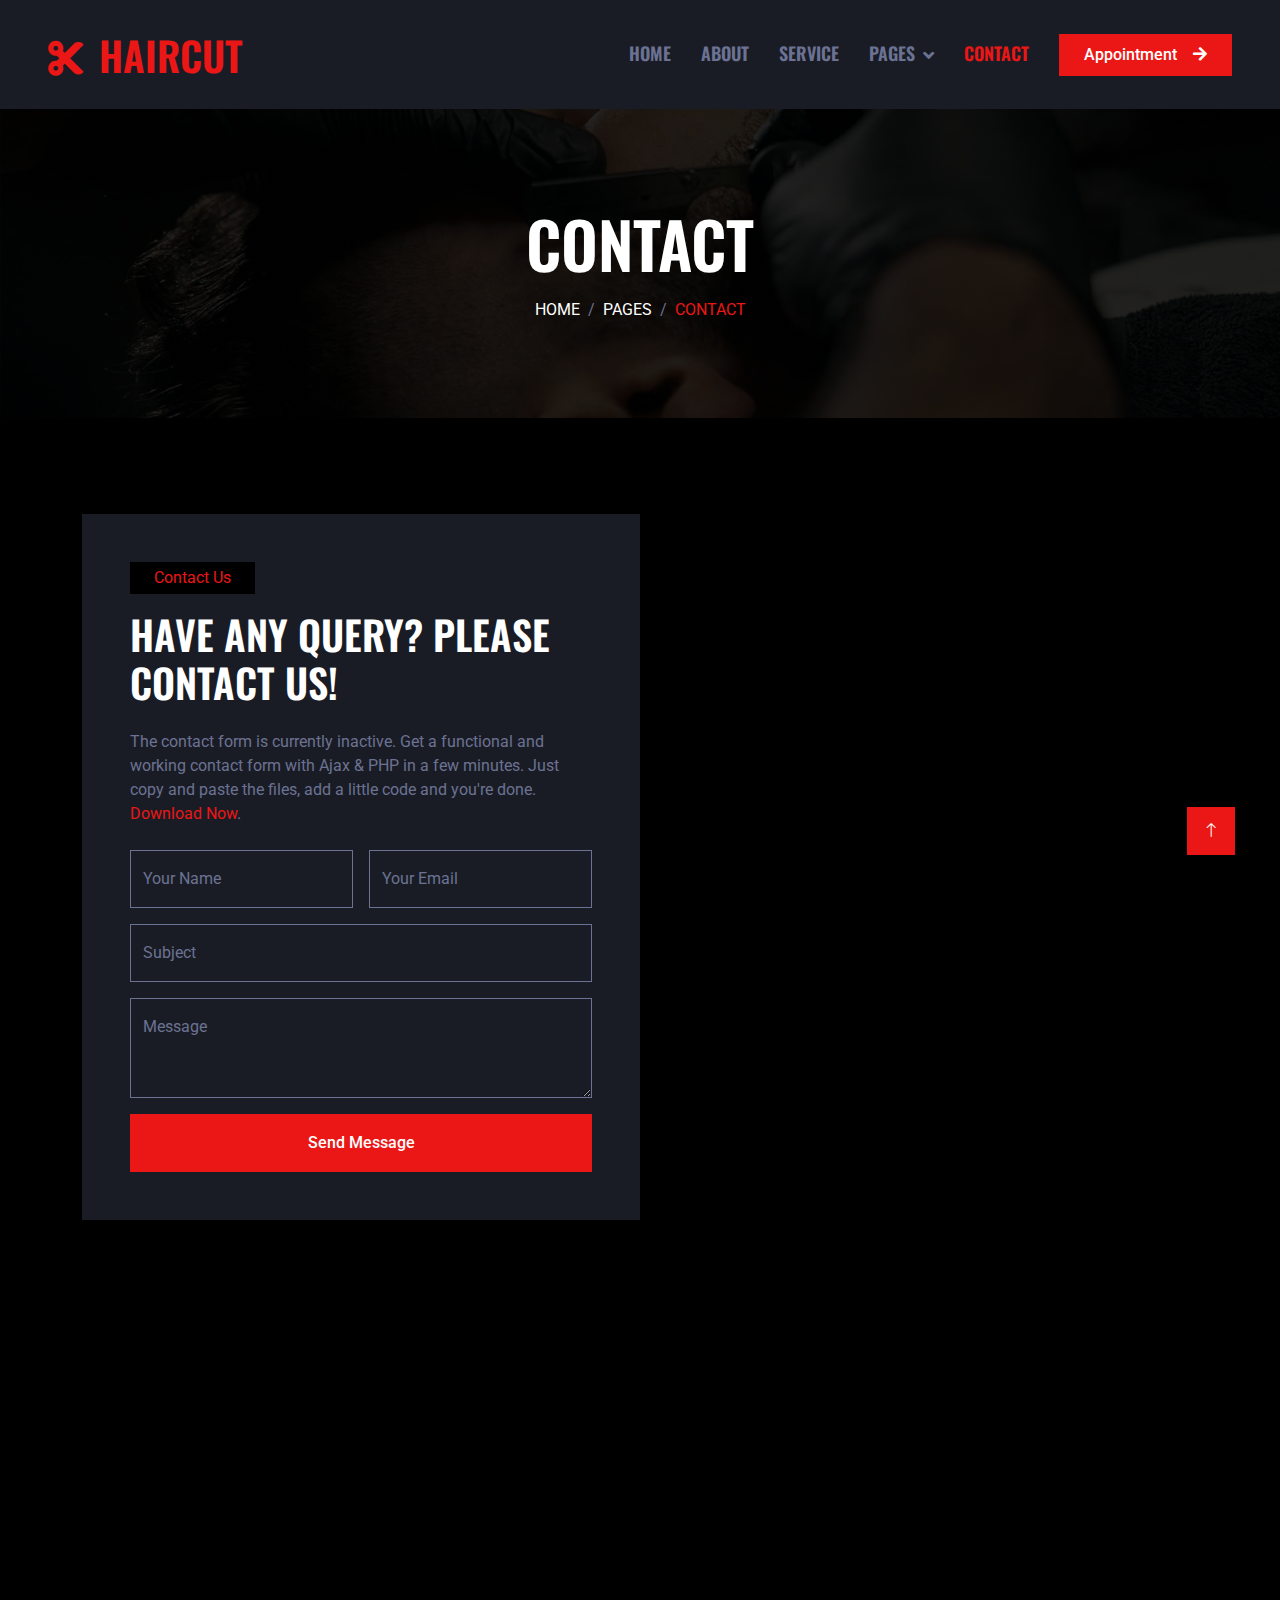
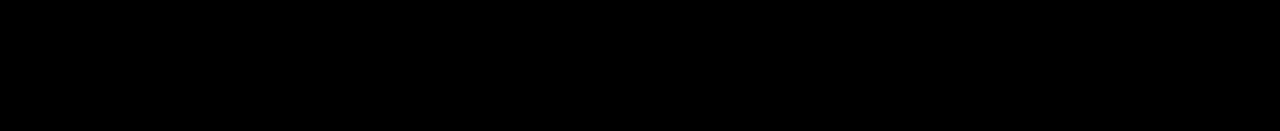
<file: MoonhairSalon/contact.html>
<!DOCTYPE html>
<html lang="en">

<head>
    <meta charset="utf-8">
    <title>HairCut - Hair Salon HTML Template</title>
    <meta content="width=device-width, initial-scale=1.0" name="viewport">
    <meta content="" name="keywords">
    <meta content="" name="description">

    <!-- Favicon -->
    <link href="img/favicon.ico" rel="icon">

    <!-- Google Web Fonts -->
    <link rel="preconnect" href="https://fonts.googleapis.com">
    <link rel="preconnect" href="https://fonts.gstatic.com" crossorigin>
    <link href="https://fonts.googleapis.com/css2?family=Roboto:wght@400;500&family=Oswald:wght@600&display=swap" rel="stylesheet">

    <!-- Icon Font Stylesheet -->
    <link href="https://cdnjs.cloudflare.com/ajax/libs/font-awesome/5.10.0/css/all.min.css" rel="stylesheet">
    <link href="https://cdn.jsdelivr.net/npm/bootstrap-icons@1.4.1/font/bootstrap-icons.css" rel="stylesheet">

    <!-- Libraries Stylesheet -->
    <link href="lib/animate/animate.min.css" rel="stylesheet">
    <link href="lib/owlcarousel/assets/owl.carousel.min.css" rel="stylesheet">

    <!-- Customized Bootstrap Stylesheet -->
    <link href="css/bootstrap.min.css" rel="stylesheet">

    <!-- Template Stylesheet -->
    <link href="css/style.css" rel="stylesheet">
</head>

<body>
    <!-- Spinner Start -->
    <div id="spinner" class="show bg-dark position-fixed translate-middle w-100 vh-100 top-50 start-50 d-flex align-items-center justify-content-center">
        <div class="spinner-grow text-primary" style="width: 3rem; height: 3rem;" role="status">
            <span class="sr-only">Loading...</span>
        </div>
    </div>
    <!-- Spinner End -->


    <!-- Navbar Start -->
    <nav class="navbar navbar-expand-lg bg-secondary navbar-dark sticky-top py-lg-0 px-lg-5 wow fadeIn" data-wow-delay="0.1s">
        <a href="index.html" class="navbar-brand ms-4 ms-lg-0">
            <h1 class="mb-0 text-primary text-uppercase"><i class="fa fa-cut me-3"></i>HairCut</h1>
        </a>
        <button type="button" class="navbar-toggler me-4" data-bs-toggle="collapse" data-bs-target="#navbarCollapse">
            <span class="navbar-toggler-icon"></span>
        </button>
        <div class="collapse navbar-collapse" id="navbarCollapse">
            <div class="navbar-nav ms-auto p-4 p-lg-0">
                <a href="index.html" class="nav-item nav-link">Home</a>
                <a href="about.html" class="nav-item nav-link">About</a>
                <a href="service.html" class="nav-item nav-link">Service</a>
                <div class="nav-item dropdown">
                    <a href="#" class="nav-link dropdown-toggle" data-bs-toggle="dropdown">Pages</a>
                    <div class="dropdown-menu m-0">
                        <a href="price.html" class="dropdown-item">Pricing Plan</a>
                        <a href="team.html" class="dropdown-item">Our Barber</a>
                        <a href="open.html" class="dropdown-item">Working Hours</a>
                        <a href="testimonial.html" class="dropdown-item">Testimonial</a>
                        <a href="404.html" class="dropdown-item">404 Page</a>
                    </div>
                </div>
                <a href="contact.html" class="nav-item nav-link active">Contact</a>
            </div>
            <a href="" class="btn btn-primary rounded-0 py-2 px-lg-4 d-none d-lg-block">Appointment<i class="fa fa-arrow-right ms-3"></i></a>
        </div>
    </nav>
    <!-- Navbar End -->


    <!-- Page Header Start -->
    <div class="container-fluid page-header py-5 mb-5 wow fadeIn" data-wow-delay="0.1s">
        <div class="container text-center py-5">
            <h1 class="display-3 text-white text-uppercase mb-3 animated slideInDown">Contact</h1>
            <nav aria-label="breadcrumb animated slideInDown">
                <ol class="breadcrumb justify-content-center text-uppercase mb-0">
                    <li class="breadcrumb-item"><a class="text-white" href="#">Home</a></li>
                    <li class="breadcrumb-item"><a class="text-white" href="#">Pages</a></li>
                    <li class="breadcrumb-item text-primary active" aria-current="page">Contact</li>
                </ol>
            </nav>
        </div>
    </div>
    <!-- Page Header End -->


    <!-- Contact Start -->
    <div class="container-xxl py-5">
        <div class="container">
            <div class="row g-0">
                <div class="col-lg-6 wow fadeIn" data-wow-delay="0.1s">
                    <div class="bg-secondary p-5">
                        <p class="d-inline-block bg-dark text-primary py-1 px-4">Contact Us</p>
                        <h1 class="text-uppercase mb-4">Have Any Query? Please Contact Us!</h1>
                        <p class="mb-4">The contact form is currently inactive. Get a functional and working contact form with Ajax & PHP in a few minutes. Just copy and paste the files, add a little code and you're done. <a href="https://htmlcodex.com/contact-form">Download Now</a>.</p>
                        <form>
                            <div class="row g-3">
                                <div class="col-md-6">
                                    <div class="form-floating">
                                        <input type="text" class="form-control bg-transparent" id="name" placeholder="Your Name">
                                        <label for="name">Your Name</label>
                                    </div>
                                </div>
                                <div class="col-md-6">
                                    <div class="form-floating">
                                        <input type="email" class="form-control bg-transparent" id="email" placeholder="Your Email">
                                        <label for="email">Your Email</label>
                                    </div>
                                </div>
                                <div class="col-12">
                                    <div class="form-floating">
                                        <input type="text" class="form-control bg-transparent" id="subject" placeholder="Subject">
                                        <label for="subject">Subject</label>
                                    </div>
                                </div>
                                <div class="col-12">
                                    <div class="form-floating">
                                        <textarea class="form-control bg-transparent" placeholder="Leave a message here" id="message" style="height: 100px"></textarea>
                                        <label for="message">Message</label>
                                    </div>
                                </div>
                                <div class="col-12">
                                    <button class="btn btn-primary w-100 py-3" type="submit">Send Message</button>
                                </div>
                            </div>
                        </form>
                    </div>
                </div>
                <div class="col-lg-6 wow fadeIn" data-wow-delay="0.5s">
                    <div class="h-100" style="min-height: 400px;">
                        <iframe class="google-map w-100 h-100"
                        src="https://www.google.com/maps/embed?pb=!1m18!1m12!1m3!1d3001156.4288297426!2d-78.01371936852176!3d42.72876761954724!2m3!1f0!2f0!3f0!3m2!1i1024!2i768!4f13.1!3m3!1m2!1s0x4ccc4bf0f123a5a9%3A0xddcfc6c1de189567!2sNew%20York%2C%20USA!5e0!3m2!1sen!2sbd!4v1603794290143!5m2!1sen!2sbd"
                        frameborder="0" allowfullscreen="" aria-hidden="false" tabindex="0" style="filter: grayscale(100%) invert(92%) contrast(83%); border: 0;"></iframe>
                    </div>
                </div>
            </div>
        </div>
    </div>
    <!-- Contact End -->


    <!-- Footer Start -->
    <div class="container-fluid bg-secondary text-light footer mt-5 pt-5 wow fadeIn" data-wow-delay="0.1s">
        <div class="container py-5">
            <div class="row g-5">
                <div class="col-lg-4 col-md-6">
                    <h4 class="text-uppercase mb-4">Get In Touch</h4>
                    <div class="d-flex align-items-center mb-2">
                        <div class="btn-square bg-dark flex-shrink-0 me-3">
                            <span class="fa fa-map-marker-alt text-primary"></span>
                        </div>
                        <span>123 Street, New York, USA</span>
                    </div>
                    <div class="d-flex align-items-center mb-2">
                        <div class="btn-square bg-dark flex-shrink-0 me-3">
                            <span class="fa fa-phone-alt text-primary"></span>
                        </div>
                        <span>+012 345 67890</span>
                    </div>
                    <div class="d-flex align-items-center">
                        <div class="btn-square bg-dark flex-shrink-0 me-3">
                            <span class="fa fa-envelope-open text-primary"></span>
                        </div>
                        <span>info@example.com</span>
                    </div>
                </div>
                <div class="col-lg-4 col-md-6">
                    <h4 class="text-uppercase mb-4">Quick Links</h4>
                    <a class="btn btn-link" href="">About Us</a>
                    <a class="btn btn-link" href="">Contact Us</a>
                    <a class="btn btn-link" href="">Our Services</a>
                    <a class="btn btn-link" href="">Terms & Condition</a>
                    <a class="btn btn-link" href="">Support</a>
                </div>
                <div class="col-lg-4 col-md-6">
                    <h4 class="text-uppercase mb-4">Newsletter</h4>
                    <div class="position-relative mb-4">
                        <input class="form-control border-0 w-100 py-3 ps-4 pe-5" type="text" placeholder="Your email">
                        <button type="button" class="btn btn-primary py-2 position-absolute top-0 end-0 mt-2 me-2">SignUp</button>
                    </div>
                    <div class="d-flex pt-1 m-n1">
                        <a class="btn btn-lg-square btn-dark text-primary m-1" href=""><i class="fab fa-twitter"></i></a>
                        <a class="btn btn-lg-square btn-dark text-primary m-1" href=""><i class="fab fa-facebook-f"></i></a>
                        <a class="btn btn-lg-square btn-dark text-primary m-1" href=""><i class="fab fa-youtube"></i></a>
                        <a class="btn btn-lg-square btn-dark text-primary m-1" href=""><i class="fab fa-linkedin-in"></i></a>
                    </div>
                </div>
            </div>
        </div>
        <div class="container">
            <div class="copyright">
                <div class="row">
                    <div class="col-md-6 text-center text-md-start mb-3 mb-md-0">
                        &copy; <a class="border-bottom" href="#">Your Site Name</a>, All Right Reserved.
                    </div>
                    <div class="col-md-6 text-center text-md-end">
                        <!--/*** This template is free as long as you keep the footer author’s credit link/attribution link/backlink. If you'd like to use the template without the footer author’s credit link/attribution link/backlink, you can purchase the Credit Removal License from "https://htmlcodex.com/credit-removal". Thank you for your support. ***/-->
                        Designed By <a class="border-bottom" href="https://htmlcodex.com">HTML Codex</a>
                    </div>
                </div>
            </div>
        </div>
    </div>
    <!-- Footer End -->


    <!-- Back to Top -->
    <a href="#" class="btn btn-primary btn-lg-square back-to-top"><i class="bi bi-arrow-up"></i></a>


    <!-- JavaScript Libraries -->
    <script src="https://code.jquery.com/jquery-3.4.1.min.js"></script>
    <script src="https://cdn.jsdelivr.net/npm/bootstrap@5.0.0/dist/js/bootstrap.bundle.min.js"></script>
    <script src="lib/wow/wow.min.js"></script>
    <script src="lib/easing/easing.min.js"></script>
    <script src="lib/waypoints/waypoints.min.js"></script>
    <script src="lib/owlcarousel/owl.carousel.min.js"></script>

    <!-- Template Javascript -->
    <script src="js/main.js"></script>
</body>

</html>
</file>
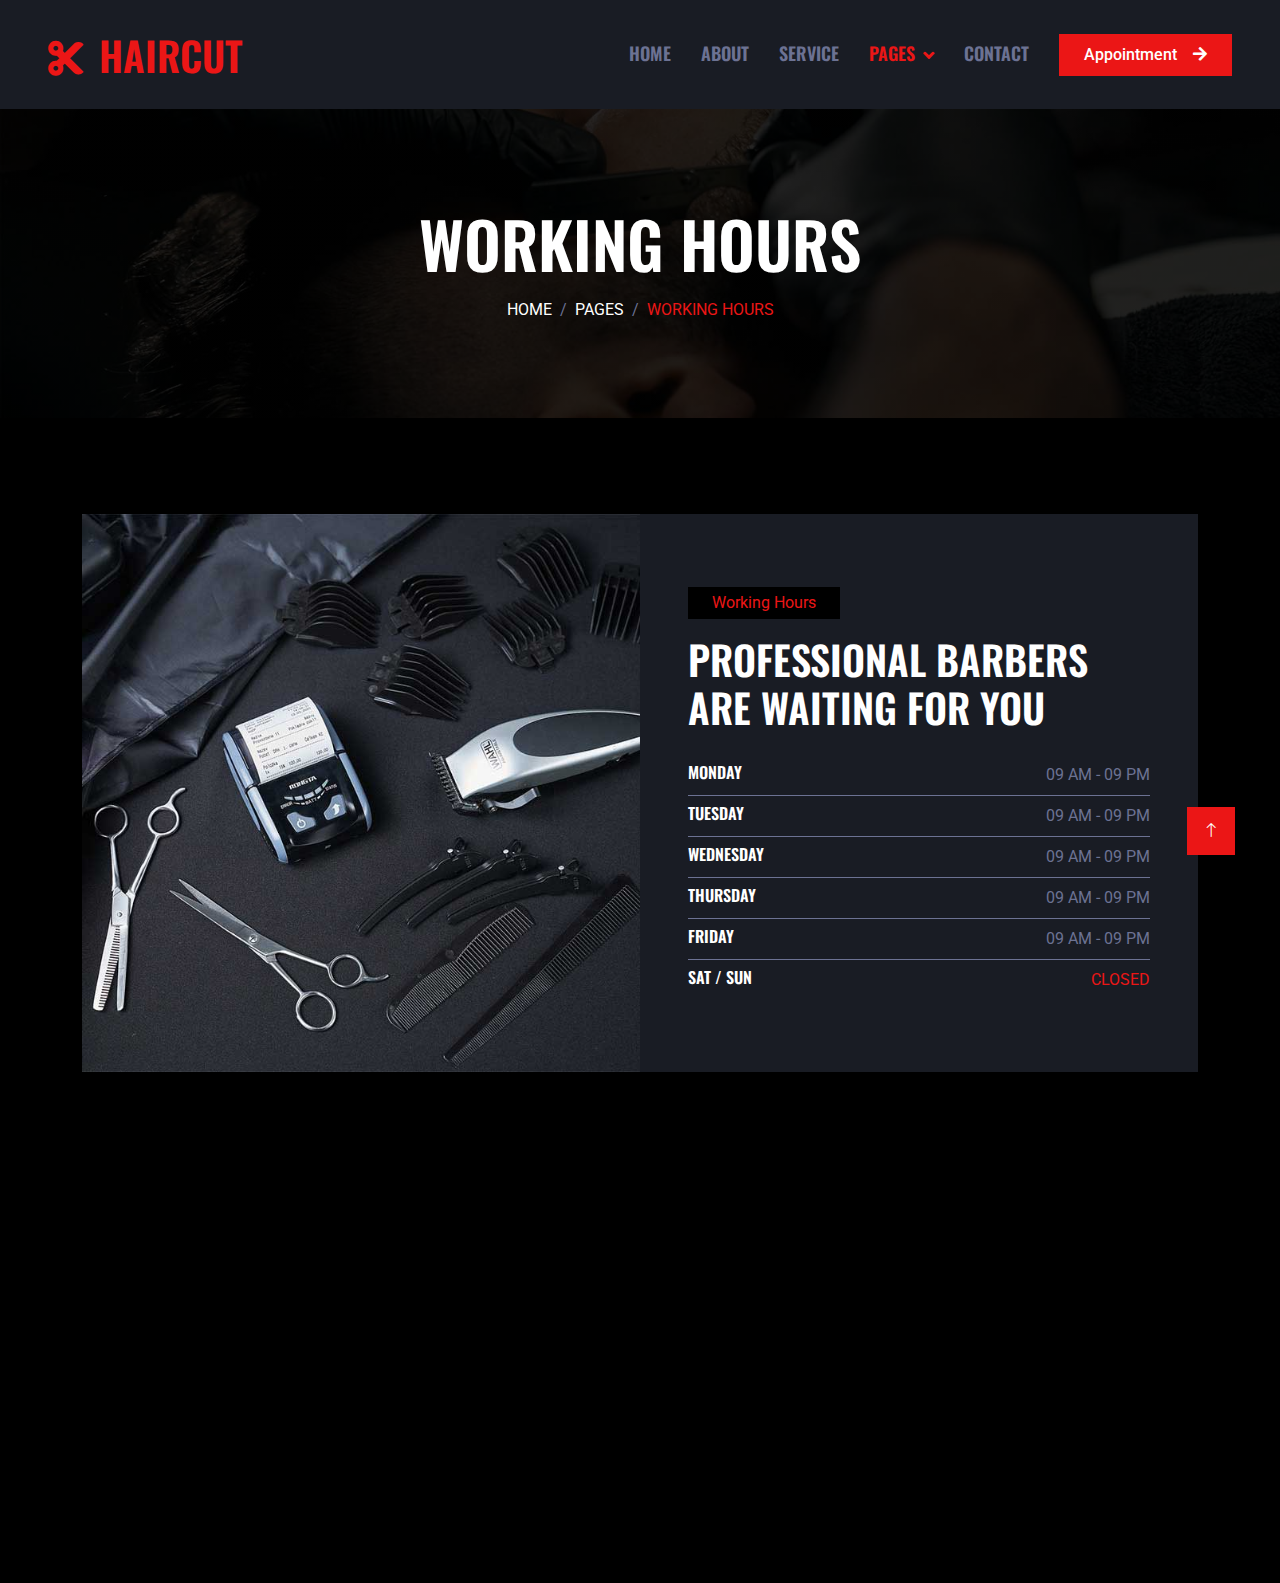
<file: MoonhairSalon/open.html>
<!DOCTYPE html>
<html lang="en">

<head>
    <meta charset="utf-8">
    <title>HairCut - Hair Salon HTML Template</title>
    <meta content="width=device-width, initial-scale=1.0" name="viewport">
    <meta content="" name="keywords">
    <meta content="" name="description">

    <!-- Favicon -->
    <link href="img/favicon.ico" rel="icon">

    <!-- Google Web Fonts -->
    <link rel="preconnect" href="https://fonts.googleapis.com">
    <link rel="preconnect" href="https://fonts.gstatic.com" crossorigin>
    <link href="https://fonts.googleapis.com/css2?family=Roboto:wght@400;500&family=Oswald:wght@600&display=swap" rel="stylesheet">

    <!-- Icon Font Stylesheet -->
    <link href="https://cdnjs.cloudflare.com/ajax/libs/font-awesome/5.10.0/css/all.min.css" rel="stylesheet">
    <link href="https://cdn.jsdelivr.net/npm/bootstrap-icons@1.4.1/font/bootstrap-icons.css" rel="stylesheet">

    <!-- Libraries Stylesheet -->
    <link href="lib/animate/animate.min.css" rel="stylesheet">
    <link href="lib/owlcarousel/assets/owl.carousel.min.css" rel="stylesheet">

    <!-- Customized Bootstrap Stylesheet -->
    <link href="css/bootstrap.min.css" rel="stylesheet">

    <!-- Template Stylesheet -->
    <link href="css/style.css" rel="stylesheet">
</head>

<body>
    <!-- Spinner Start -->
    <div id="spinner" class="show bg-dark position-fixed translate-middle w-100 vh-100 top-50 start-50 d-flex align-items-center justify-content-center">
        <div class="spinner-grow text-primary" style="width: 3rem; height: 3rem;" role="status">
            <span class="sr-only">Loading...</span>
        </div>
    </div>
    <!-- Spinner End -->


    <!-- Navbar Start -->
    <nav class="navbar navbar-expand-lg bg-secondary navbar-dark sticky-top py-lg-0 px-lg-5 wow fadeIn" data-wow-delay="0.1s">
        <a href="index.html" class="navbar-brand ms-4 ms-lg-0">
            <h1 class="mb-0 text-primary text-uppercase"><i class="fa fa-cut me-3"></i>HairCut</h1>
        </a>
        <button type="button" class="navbar-toggler me-4" data-bs-toggle="collapse" data-bs-target="#navbarCollapse">
            <span class="navbar-toggler-icon"></span>
        </button>
        <div class="collapse navbar-collapse" id="navbarCollapse">
            <div class="navbar-nav ms-auto p-4 p-lg-0">
                <a href="index.html" class="nav-item nav-link">Home</a>
                <a href="about.html" class="nav-item nav-link">About</a>
                <a href="service.html" class="nav-item nav-link">Service</a>
                <div class="nav-item dropdown">
                    <a href="#" class="nav-link dropdown-toggle active" data-bs-toggle="dropdown">Pages</a>
                    <div class="dropdown-menu m-0">
                        <a href="price.html" class="dropdown-item">Pricing Plan</a>
                        <a href="team.html" class="dropdown-item">Our Barber</a>
                        <a href="open.html" class="dropdown-item active">Working Hours</a>
                        <a href="testimonial.html" class="dropdown-item">Testimonial</a>
                        <a href="404.html" class="dropdown-item">404 Page</a>
                    </div>
                </div>
                <a href="contact.html" class="nav-item nav-link">Contact</a>
            </div>
            <a href="" class="btn btn-primary rounded-0 py-2 px-lg-4 d-none d-lg-block">Appointment<i class="fa fa-arrow-right ms-3"></i></a>
        </div>
    </nav>
    <!-- Navbar End -->


    <!-- Page Header Start -->
    <div class="container-fluid page-header py-5 mb-5 wow fadeIn" data-wow-delay="0.1s">
        <div class="container text-center py-5">
            <h1 class="display-3 text-white text-uppercase mb-3 animated slideInDown">Working Hours</h1>
            <nav aria-label="breadcrumb animated slideInDown">
                <ol class="breadcrumb justify-content-center text-uppercase mb-0">
                    <li class="breadcrumb-item"><a class="text-white" href="#">Home</a></li>
                    <li class="breadcrumb-item"><a class="text-white" href="#">Pages</a></li>
                    <li class="breadcrumb-item text-primary active" aria-current="page">Working Hours</li>
                </ol>
            </nav>
        </div>
    </div>
    <!-- Page Header End -->


    <!-- Working Hours Start -->
    <div class="container-xxl py-5">
        <div class="container">
            <div class="row g-0">
                <div class="col-lg-6 wow fadeIn" data-wow-delay="0.1s">
                    <div class="h-100">
                        <img class="img-fluid h-100" src="img/open.jpg" alt="">
                    </div>
                </div>
                <div class="col-lg-6 wow fadeIn" data-wow-delay="0.5s">
                    <div class="bg-secondary h-100 d-flex flex-column justify-content-center p-5">
                        <p class="d-inline-flex bg-dark text-primary py-1 px-4 me-auto">Working Hours</p>
                        <h1 class="text-uppercase mb-4">Professional Barbers Are Waiting For You</h1>
                        <div>
                            <div class="d-flex justify-content-between border-bottom py-2">
                                <h6 class="text-uppercase mb-0">Monday</h6>
                                <span class="text-uppercase">09 AM - 09 PM</span>
                            </div>
                            <div class="d-flex justify-content-between border-bottom py-2">
                                <h6 class="text-uppercase mb-0">Tuesday</h6>
                                <span class="text-uppercase">09 AM - 09 PM</span>
                            </div>
                            <div class="d-flex justify-content-between border-bottom py-2">
                                <h6 class="text-uppercase mb-0">Wednesday</h6>
                                <span class="text-uppercase">09 AM - 09 PM</span>
                            </div>
                            <div class="d-flex justify-content-between border-bottom py-2">
                                <h6 class="text-uppercase mb-0">Thursday</h6>
                                <span class="text-uppercase">09 AM - 09 PM</span>
                            </div>
                            <div class="d-flex justify-content-between border-bottom py-2">
                                <h6 class="text-uppercase mb-0">Friday</h6>
                                <span class="text-uppercase">09 AM - 09 PM</span>
                            </div>
                            <div class="d-flex justify-content-between py-2">
                                <h6 class="text-uppercase mb-0">Sat / Sun</h6>
                                <span class="text-uppercase text-primary">Closed</span>
                            </div>
                        </div>
                    </div>
                </div>
            </div>
        </div>
    </div>
    <!-- Working Hours End -->


    <!-- Footer Start -->
    <div class="container-fluid bg-secondary text-light footer mt-5 pt-5 wow fadeIn" data-wow-delay="0.1s">
        <div class="container py-5">
            <div class="row g-5">
                <div class="col-lg-4 col-md-6">
                    <h4 class="text-uppercase mb-4">Get In Touch</h4>
                    <div class="d-flex align-items-center mb-2">
                        <div class="btn-square bg-dark flex-shrink-0 me-3">
                            <span class="fa fa-map-marker-alt text-primary"></span>
                        </div>
                        <span>123 Street, New York, USA</span>
                    </div>
                    <div class="d-flex align-items-center mb-2">
                        <div class="btn-square bg-dark flex-shrink-0 me-3">
                            <span class="fa fa-phone-alt text-primary"></span>
                        </div>
                        <span>+012 345 67890</span>
                    </div>
                    <div class="d-flex align-items-center">
                        <div class="btn-square bg-dark flex-shrink-0 me-3">
                            <span class="fa fa-envelope-open text-primary"></span>
                        </div>
                        <span>info@example.com</span>
                    </div>
                </div>
                <div class="col-lg-4 col-md-6">
                    <h4 class="text-uppercase mb-4">Quick Links</h4>
                    <a class="btn btn-link" href="">About Us</a>
                    <a class="btn btn-link" href="">Contact Us</a>
                    <a class="btn btn-link" href="">Our Services</a>
                    <a class="btn btn-link" href="">Terms & Condition</a>
                    <a class="btn btn-link" href="">Support</a>
                </div>
                <div class="col-lg-4 col-md-6">
                    <h4 class="text-uppercase mb-4">Newsletter</h4>
                    <div class="position-relative mb-4">
                        <input class="form-control border-0 w-100 py-3 ps-4 pe-5" type="text" placeholder="Your email">
                        <button type="button" class="btn btn-primary py-2 position-absolute top-0 end-0 mt-2 me-2">SignUp</button>
                    </div>
                    <div class="d-flex pt-1 m-n1">
                        <a class="btn btn-lg-square btn-dark text-primary m-1" href=""><i class="fab fa-twitter"></i></a>
                        <a class="btn btn-lg-square btn-dark text-primary m-1" href=""><i class="fab fa-facebook-f"></i></a>
                        <a class="btn btn-lg-square btn-dark text-primary m-1" href=""><i class="fab fa-youtube"></i></a>
                        <a class="btn btn-lg-square btn-dark text-primary m-1" href=""><i class="fab fa-linkedin-in"></i></a>
                    </div>
                </div>
            </div>
        </div>
        <div class="container">
            <div class="copyright">
                <div class="row">
                    <div class="col-md-6 text-center text-md-start mb-3 mb-md-0">
                        &copy; <a class="border-bottom" href="#">Your Site Name</a>, All Right Reserved.
                    </div>
                    <div class="col-md-6 text-center text-md-end">
                        <!--/*** This template is free as long as you keep the footer author’s credit link/attribution link/backlink. If you'd like to use the template without the footer author’s credit link/attribution link/backlink, you can purchase the Credit Removal License from "https://htmlcodex.com/credit-removal". Thank you for your support. ***/-->
                        Designed By <a class="border-bottom" href="https://htmlcodex.com">HTML Codex</a>
                    </div>
                </div>
            </div>
        </div>
    </div>
    <!-- Footer End -->


    <!-- Back to Top -->
    <a href="#" class="btn btn-primary btn-lg-square back-to-top"><i class="bi bi-arrow-up"></i></a>


    <!-- JavaScript Libraries -->
    <script src="https://code.jquery.com/jquery-3.4.1.min.js"></script>
    <script src="https://cdn.jsdelivr.net/npm/bootstrap@5.0.0/dist/js/bootstrap.bundle.min.js"></script>
    <script src="lib/wow/wow.min.js"></script>
    <script src="lib/easing/easing.min.js"></script>
    <script src="lib/waypoints/waypoints.min.js"></script>
    <script src="lib/owlcarousel/owl.carousel.min.js"></script>

    <!-- Template Javascript -->
    <script src="js/main.js"></script>
</body>

</html>
</file>
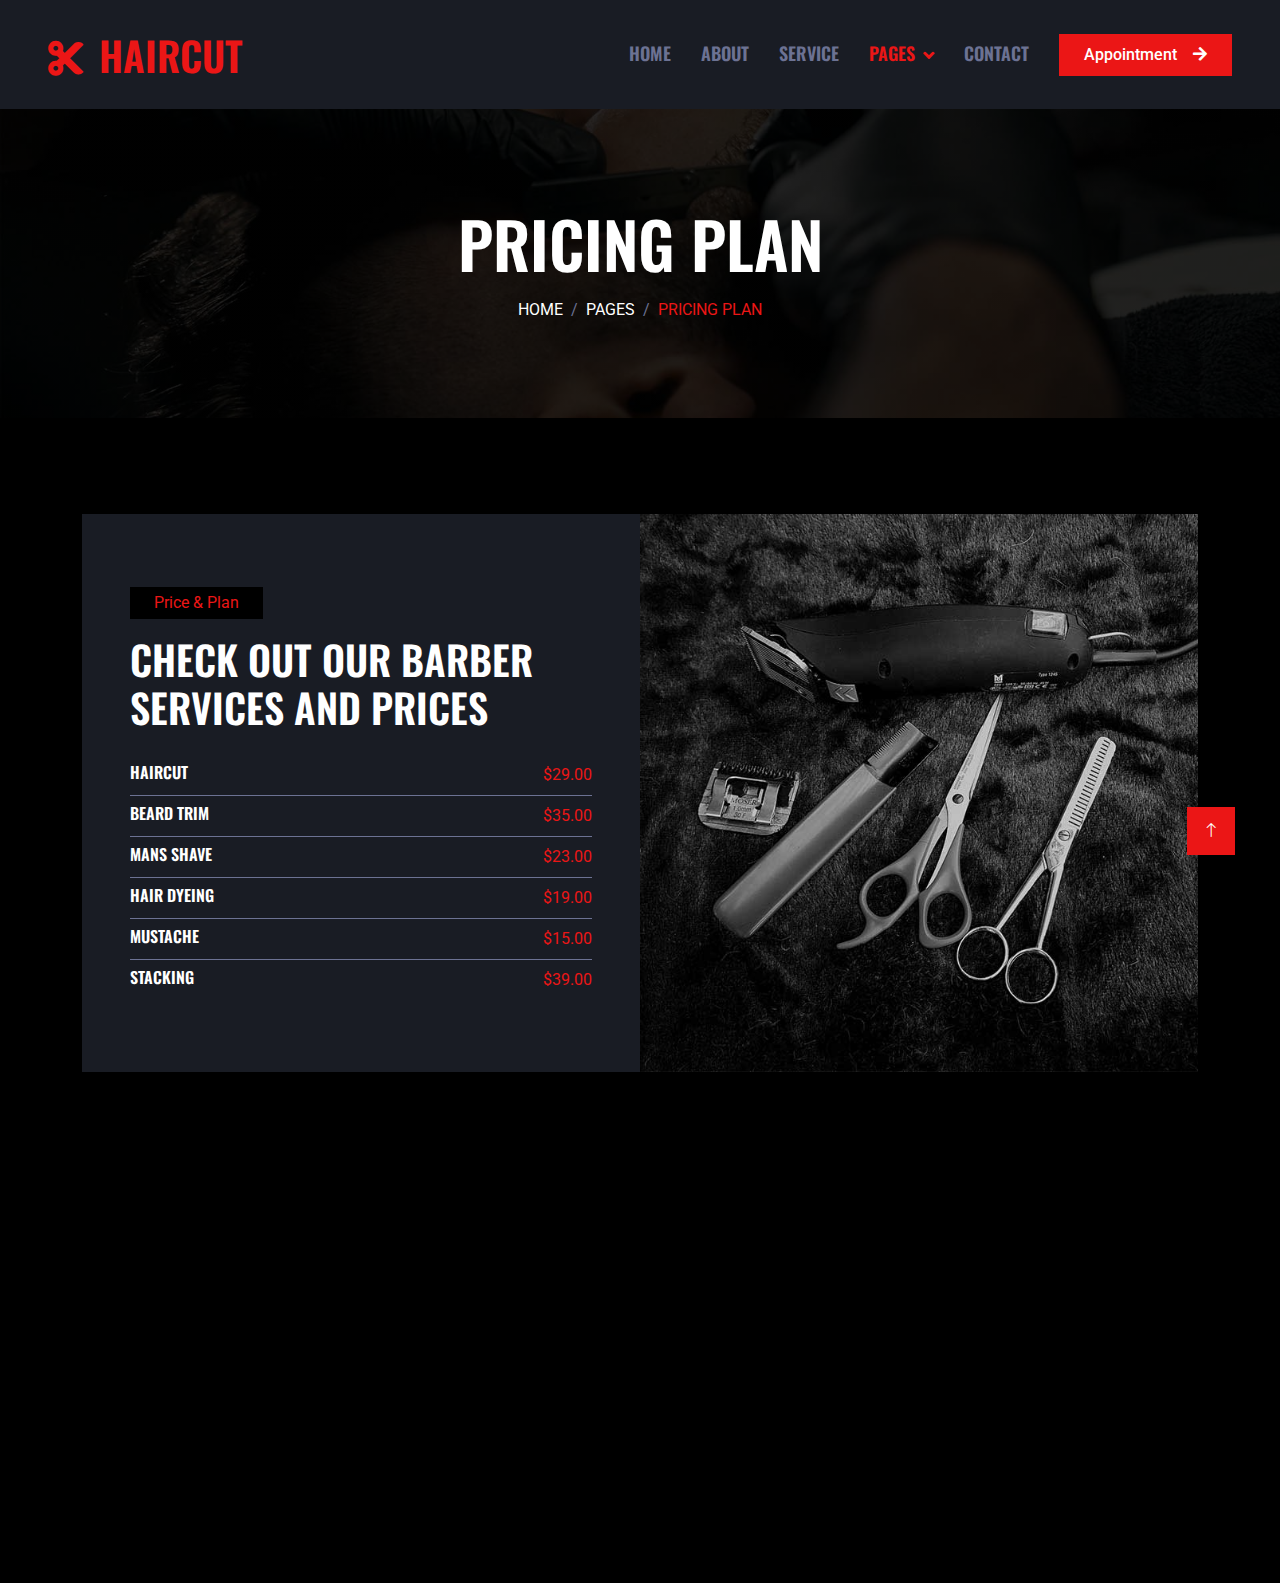
<file: MoonhairSalon/price.html>
<!DOCTYPE html>
<html lang="en">

<head>
    <meta charset="utf-8">
    <title>HairCut - Hair Salon HTML Template</title>
    <meta content="width=device-width, initial-scale=1.0" name="viewport">
    <meta content="" name="keywords">
    <meta content="" name="description">

    <!-- Favicon -->
    <link href="img/favicon.ico" rel="icon">

    <!-- Google Web Fonts -->
    <link rel="preconnect" href="https://fonts.googleapis.com">
    <link rel="preconnect" href="https://fonts.gstatic.com" crossorigin>
    <link href="https://fonts.googleapis.com/css2?family=Roboto:wght@400;500&family=Oswald:wght@600&display=swap" rel="stylesheet">

    <!-- Icon Font Stylesheet -->
    <link href="https://cdnjs.cloudflare.com/ajax/libs/font-awesome/5.10.0/css/all.min.css" rel="stylesheet">
    <link href="https://cdn.jsdelivr.net/npm/bootstrap-icons@1.4.1/font/bootstrap-icons.css" rel="stylesheet">

    <!-- Libraries Stylesheet -->
    <link href="lib/animate/animate.min.css" rel="stylesheet">
    <link href="lib/owlcarousel/assets/owl.carousel.min.css" rel="stylesheet">

    <!-- Customized Bootstrap Stylesheet -->
    <link href="css/bootstrap.min.css" rel="stylesheet">

    <!-- Template Stylesheet -->
    <link href="css/style.css" rel="stylesheet">
</head>

<body>
    <!-- Spinner Start -->
    <div id="spinner" class="show bg-dark position-fixed translate-middle w-100 vh-100 top-50 start-50 d-flex align-items-center justify-content-center">
        <div class="spinner-grow text-primary" style="width: 3rem; height: 3rem;" role="status">
            <span class="sr-only">Loading...</span>
        </div>
    </div>
    <!-- Spinner End -->


    <!-- Navbar Start -->
    <nav class="navbar navbar-expand-lg bg-secondary navbar-dark sticky-top py-lg-0 px-lg-5 wow fadeIn" data-wow-delay="0.1s">
        <a href="index.html" class="navbar-brand ms-4 ms-lg-0">
            <h1 class="mb-0 text-primary text-uppercase"><i class="fa fa-cut me-3"></i>HairCut</h1>
        </a>
        <button type="button" class="navbar-toggler me-4" data-bs-toggle="collapse" data-bs-target="#navbarCollapse">
            <span class="navbar-toggler-icon"></span>
        </button>
        <div class="collapse navbar-collapse" id="navbarCollapse">
            <div class="navbar-nav ms-auto p-4 p-lg-0">
                <a href="index.html" class="nav-item nav-link">Home</a>
                <a href="about.html" class="nav-item nav-link">About</a>
                <a href="service.html" class="nav-item nav-link">Service</a>
                <div class="nav-item dropdown">
                    <a href="#" class="nav-link dropdown-toggle active" data-bs-toggle="dropdown">Pages</a>
                    <div class="dropdown-menu m-0">
                        <a href="price.html" class="dropdown-item active">Pricing Plan</a>
                        <a href="team.html" class="dropdown-item">Our Barber</a>
                        <a href="open.html" class="dropdown-item">Working Hours</a>
                        <a href="testimonial.html" class="dropdown-item">Testimonial</a>
                        <a href="404.html" class="dropdown-item">404 Page</a>
                    </div>
                </div>
                <a href="contact.html" class="nav-item nav-link">Contact</a>
            </div>
            <a href="" class="btn btn-primary rounded-0 py-2 px-lg-4 d-none d-lg-block">Appointment<i class="fa fa-arrow-right ms-3"></i></a>
        </div>
    </nav>
    <!-- Navbar End -->


    <!-- Page Header Start -->
    <div class="container-fluid page-header py-5 mb-5 wow fadeIn" data-wow-delay="0.1s">
        <div class="container text-center py-5">
            <h1 class="display-3 text-white text-uppercase mb-3 animated slideInDown">Pricing Plan</h1>
            <nav aria-label="breadcrumb animated slideInDown">
                <ol class="breadcrumb justify-content-center text-uppercase mb-0">
                    <li class="breadcrumb-item"><a class="text-white" href="#">Home</a></li>
                    <li class="breadcrumb-item"><a class="text-white" href="#">Pages</a></li>
                    <li class="breadcrumb-item text-primary active" aria-current="page">Pricing Plan</li>
                </ol>
            </nav>
        </div>
    </div>
    <!-- Page Header End -->


    <!-- Price Start -->
    <div class="container-xxl py-5">
        <div class="container">
            <div class="row g-0">
                <div class="col-lg-6 wow fadeIn" data-wow-delay="0.1s">
                    <div class="bg-secondary h-100 d-flex flex-column justify-content-center p-5">
                        <p class="d-inline-flex bg-dark text-primary py-1 px-4 me-auto">Price & Plan</p>
                        <h1 class="text-uppercase mb-4">Check Out Our Barber Services And Prices</h1>
                        <div>
                            <div class="d-flex justify-content-between border-bottom py-2">
                                <h6 class="text-uppercase mb-0">Haircut</h6>
                                <span class="text-uppercase text-primary">$29.00</span>
                            </div>
                            <div class="d-flex justify-content-between border-bottom py-2">
                                <h6 class="text-uppercase mb-0">Beard Trim</h6>
                                <span class="text-uppercase text-primary">$35.00</span>
                            </div>
                            <div class="d-flex justify-content-between border-bottom py-2">
                                <h6 class="text-uppercase mb-0">Mans Shave</h6>
                                <span class="text-uppercase text-primary">$23.00</span>
                            </div>
                            <div class="d-flex justify-content-between border-bottom py-2">
                                <h6 class="text-uppercase mb-0">Hair Dyeing</h6>
                                <span class="text-uppercase text-primary">$19.00</span>
                            </div>
                            <div class="d-flex justify-content-between border-bottom py-2">
                                <h6 class="text-uppercase mb-0">Mustache</h6>
                                <span class="text-uppercase text-primary">$15.00</span>
                            </div>
                            <div class="d-flex justify-content-between py-2">
                                <h6 class="text-uppercase mb-0">Stacking</h6>
                                <span class="text-uppercase text-primary">$39.00</span>
                            </div>
                        </div>
                    </div>
                </div>
                <div class="col-lg-6 wow fadeIn" data-wow-delay="0.5s">
                    <div class="h-100">
                        <img class="img-fluid h-100" src="img/price.jpg" alt="">
                    </div>
                </div>
            </div>
        </div>
    </div>
    <!-- Price End -->


    <!-- Footer Start -->
    <div class="container-fluid bg-secondary text-light footer mt-5 pt-5 wow fadeIn" data-wow-delay="0.1s">
        <div class="container py-5">
            <div class="row g-5">
                <div class="col-lg-4 col-md-6">
                    <h4 class="text-uppercase mb-4">Get In Touch</h4>
                    <div class="d-flex align-items-center mb-2">
                        <div class="btn-square bg-dark flex-shrink-0 me-3">
                            <span class="fa fa-map-marker-alt text-primary"></span>
                        </div>
                        <span>123 Street, New York, USA</span>
                    </div>
                    <div class="d-flex align-items-center mb-2">
                        <div class="btn-square bg-dark flex-shrink-0 me-3">
                            <span class="fa fa-phone-alt text-primary"></span>
                        </div>
                        <span>+012 345 67890</span>
                    </div>
                    <div class="d-flex align-items-center">
                        <div class="btn-square bg-dark flex-shrink-0 me-3">
                            <span class="fa fa-envelope-open text-primary"></span>
                        </div>
                        <span>info@example.com</span>
                    </div>
                </div>
                <div class="col-lg-4 col-md-6">
                    <h4 class="text-uppercase mb-4">Quick Links</h4>
                    <a class="btn btn-link" href="">About Us</a>
                    <a class="btn btn-link" href="">Contact Us</a>
                    <a class="btn btn-link" href="">Our Services</a>
                    <a class="btn btn-link" href="">Terms & Condition</a>
                    <a class="btn btn-link" href="">Support</a>
                </div>
                <div class="col-lg-4 col-md-6">
                    <h4 class="text-uppercase mb-4">Newsletter</h4>
                    <div class="position-relative mb-4">
                        <input class="form-control border-0 w-100 py-3 ps-4 pe-5" type="text" placeholder="Your email">
                        <button type="button" class="btn btn-primary py-2 position-absolute top-0 end-0 mt-2 me-2">SignUp</button>
                    </div>
                    <div class="d-flex pt-1 m-n1">
                        <a class="btn btn-lg-square btn-dark text-primary m-1" href=""><i class="fab fa-twitter"></i></a>
                        <a class="btn btn-lg-square btn-dark text-primary m-1" href=""><i class="fab fa-facebook-f"></i></a>
                        <a class="btn btn-lg-square btn-dark text-primary m-1" href=""><i class="fab fa-youtube"></i></a>
                        <a class="btn btn-lg-square btn-dark text-primary m-1" href=""><i class="fab fa-linkedin-in"></i></a>
                    </div>
                </div>
            </div>
        </div>
        <div class="container">
            <div class="copyright">
                <div class="row">
                    <div class="col-md-6 text-center text-md-start mb-3 mb-md-0">
                        &copy; <a class="border-bottom" href="#">Your Site Name</a>, All Right Reserved.
                    </div>
                    <div class="col-md-6 text-center text-md-end">
                        <!--/*** This template is free as long as you keep the footer author’s credit link/attribution link/backlink. If you'd like to use the template without the footer author’s credit link/attribution link/backlink, you can purchase the Credit Removal License from "https://htmlcodex.com/credit-removal". Thank you for your support. ***/-->
                        Designed By <a class="border-bottom" href="https://htmlcodex.com">HTML Codex</a>
                    </div>
                </div>
            </div>
        </div>
    </div>
    <!-- Footer End -->


    <!-- Back to Top -->
    <a href="#" class="btn btn-primary btn-lg-square back-to-top"><i class="bi bi-arrow-up"></i></a>


    <!-- JavaScript Libraries -->
    <script src="https://code.jquery.com/jquery-3.4.1.min.js"></script>
    <script src="https://cdn.jsdelivr.net/npm/bootstrap@5.0.0/dist/js/bootstrap.bundle.min.js"></script>
    <script src="lib/wow/wow.min.js"></script>
    <script src="lib/easing/easing.min.js"></script>
    <script src="lib/waypoints/waypoints.min.js"></script>
    <script src="lib/owlcarousel/owl.carousel.min.js"></script>

    <!-- Template Javascript -->
    <script src="js/main.js"></script>
</body>

</html>
</file>
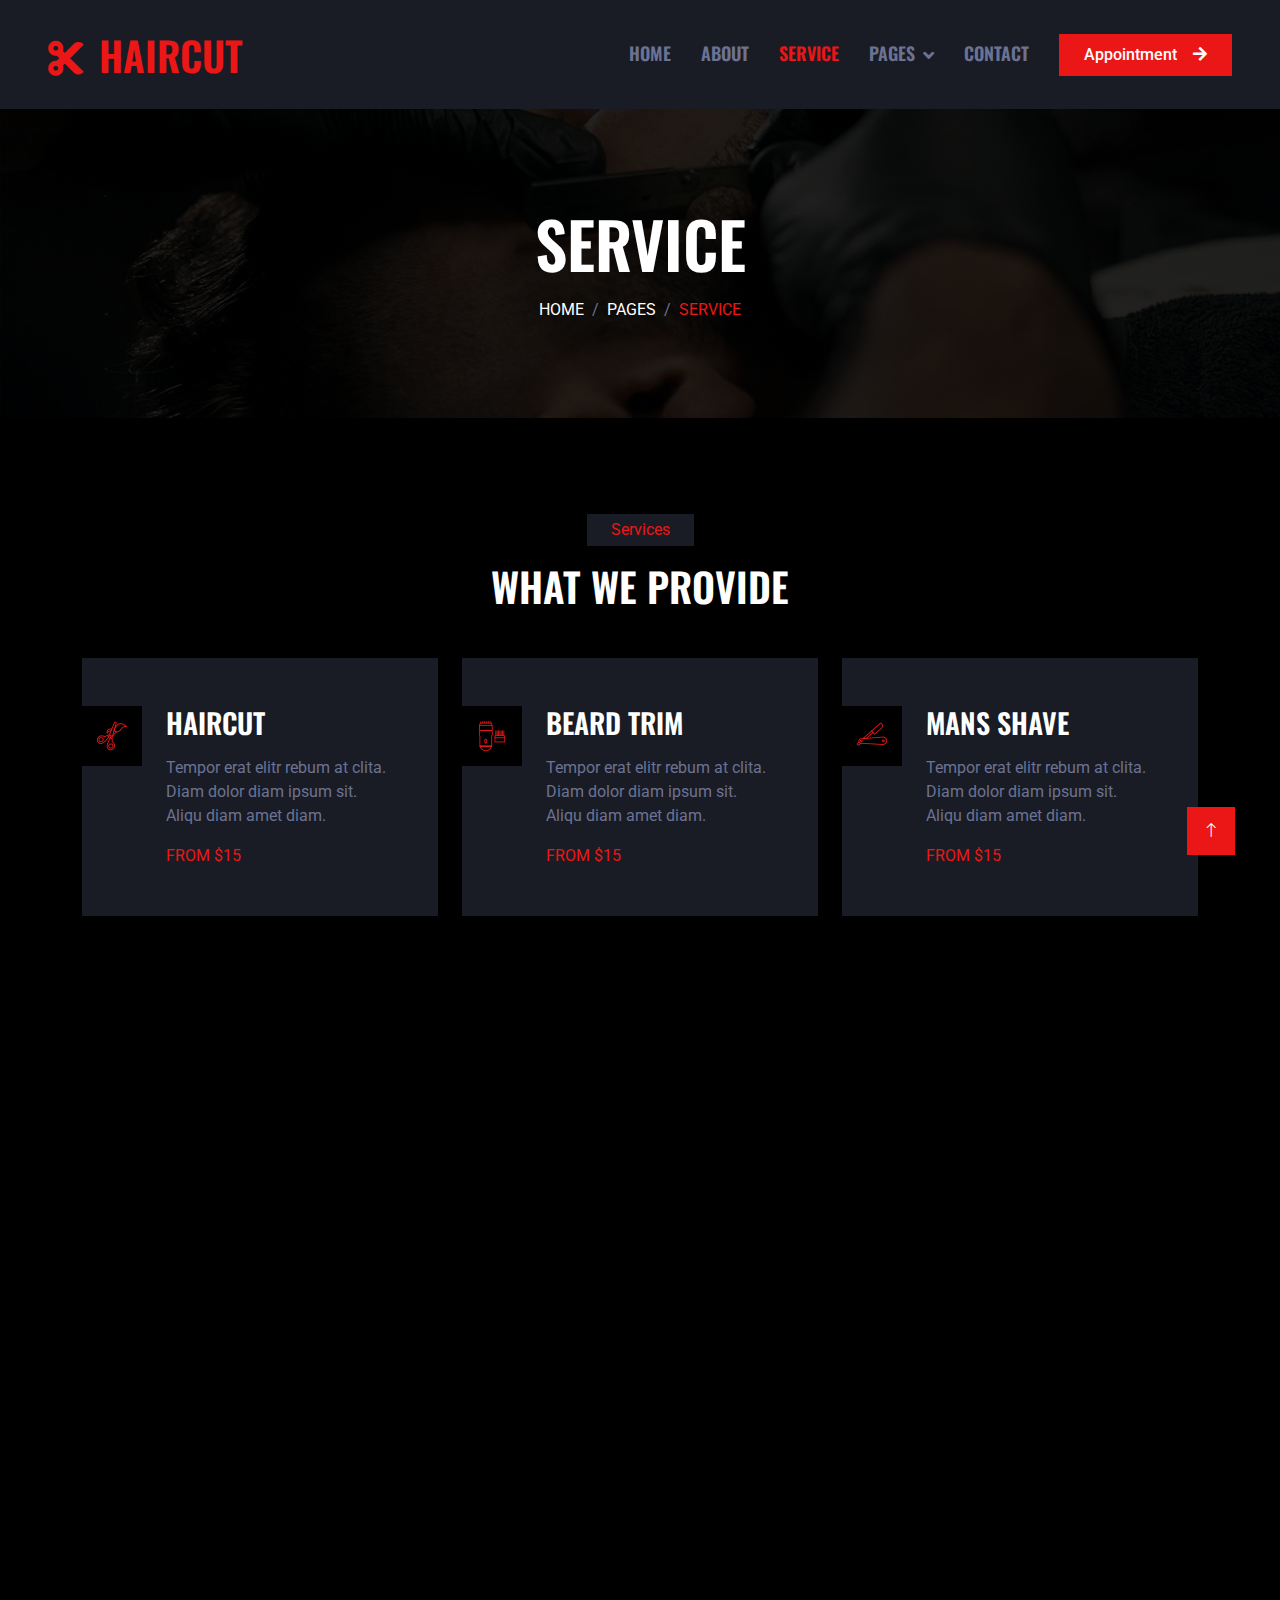
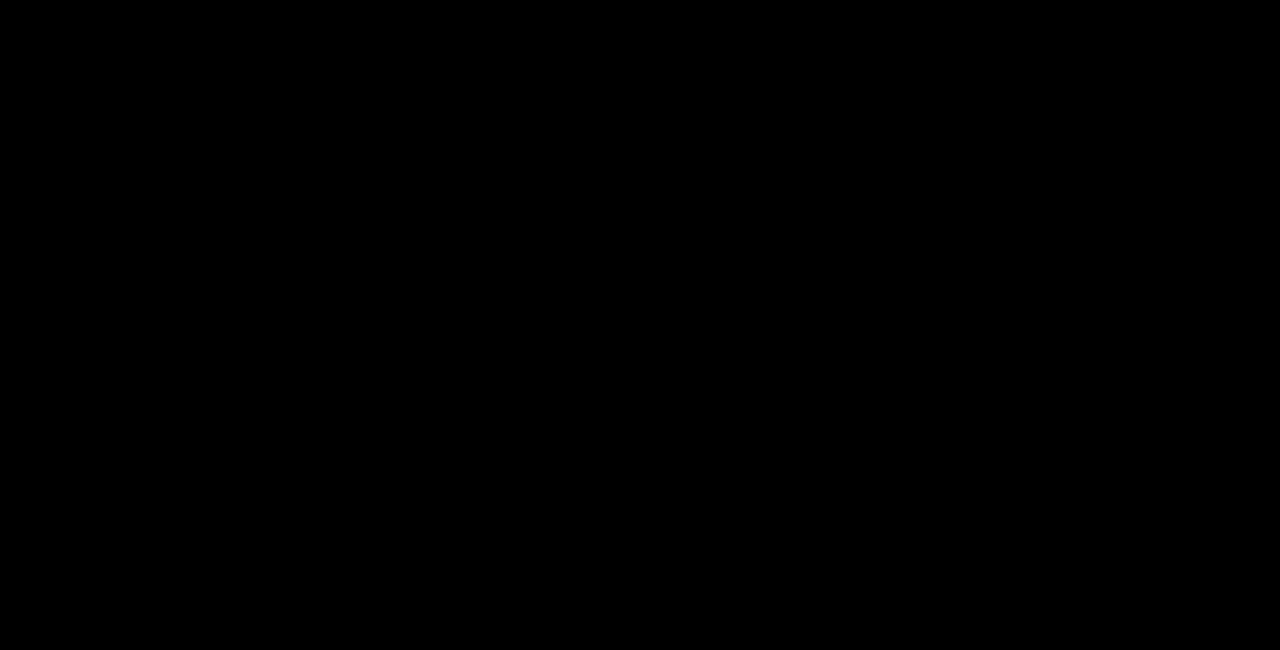
<file: MoonhairSalon/service.html>
<!DOCTYPE html>
<html lang="en">

<head>
    <meta charset="utf-8">
    <title>HairCut - Hair Salon HTML Template</title>
    <meta content="width=device-width, initial-scale=1.0" name="viewport">
    <meta content="" name="keywords">
    <meta content="" name="description">

    <!-- Favicon -->
    <link href="img/favicon.ico" rel="icon">

    <!-- Google Web Fonts -->
    <link rel="preconnect" href="https://fonts.googleapis.com">
    <link rel="preconnect" href="https://fonts.gstatic.com" crossorigin>
    <link href="https://fonts.googleapis.com/css2?family=Roboto:wght@400;500&family=Oswald:wght@600&display=swap" rel="stylesheet">

    <!-- Icon Font Stylesheet -->
    <link href="https://cdnjs.cloudflare.com/ajax/libs/font-awesome/5.10.0/css/all.min.css" rel="stylesheet">
    <link href="https://cdn.jsdelivr.net/npm/bootstrap-icons@1.4.1/font/bootstrap-icons.css" rel="stylesheet">

    <!-- Libraries Stylesheet -->
    <link href="lib/animate/animate.min.css" rel="stylesheet">
    <link href="lib/owlcarousel/assets/owl.carousel.min.css" rel="stylesheet">

    <!-- Customized Bootstrap Stylesheet -->
    <link href="css/bootstrap.min.css" rel="stylesheet">

    <!-- Template Stylesheet -->
    <link href="css/style.css" rel="stylesheet">
</head>

<body>
    <!-- Spinner Start -->
    <div id="spinner" class="show bg-dark position-fixed translate-middle w-100 vh-100 top-50 start-50 d-flex align-items-center justify-content-center">
        <div class="spinner-grow text-primary" style="width: 3rem; height: 3rem;" role="status">
            <span class="sr-only">Loading...</span>
        </div>
    </div>
    <!-- Spinner End -->


    <!-- Navbar Start -->
    <nav class="navbar navbar-expand-lg bg-secondary navbar-dark sticky-top py-lg-0 px-lg-5 wow fadeIn" data-wow-delay="0.1s">
        <a href="index.html" class="navbar-brand ms-4 ms-lg-0">
            <h1 class="mb-0 text-primary text-uppercase"><i class="fa fa-cut me-3"></i>HairCut</h1>
        </a>
        <button type="button" class="navbar-toggler me-4" data-bs-toggle="collapse" data-bs-target="#navbarCollapse">
            <span class="navbar-toggler-icon"></span>
        </button>
        <div class="collapse navbar-collapse" id="navbarCollapse">
            <div class="navbar-nav ms-auto p-4 p-lg-0">
                <a href="index.html" class="nav-item nav-link">Home</a>
                <a href="about.html" class="nav-item nav-link">About</a>
                <a href="service.html" class="nav-item nav-link active">Service</a>
                <div class="nav-item dropdown">
                    <a href="#" class="nav-link dropdown-toggle" data-bs-toggle="dropdown">Pages</a>
                    <div class="dropdown-menu m-0">
                        <a href="price.html" class="dropdown-item">Pricing Plan</a>
                        <a href="team.html" class="dropdown-item">Our Barber</a>
                        <a href="open.html" class="dropdown-item">Working Hours</a>
                        <a href="testimonial.html" class="dropdown-item">Testimonial</a>
                        <a href="404.html" class="dropdown-item">404 Page</a>
                    </div>
                </div>
                <a href="contact.html" class="nav-item nav-link">Contact</a>
            </div>
            <a href="" class="btn btn-primary rounded-0 py-2 px-lg-4 d-none d-lg-block">Appointment<i class="fa fa-arrow-right ms-3"></i></a>
        </div>
    </nav>
    <!-- Navbar End -->


    <!-- Page Header Start -->
    <div class="container-fluid page-header py-5 mb-5 wow fadeIn" data-wow-delay="0.1s">
        <div class="container text-center py-5">
            <h1 class="display-3 text-white text-uppercase mb-3 animated slideInDown">Service</h1>
            <nav aria-label="breadcrumb animated slideInDown">
                <ol class="breadcrumb justify-content-center text-uppercase mb-0">
                    <li class="breadcrumb-item"><a class="text-white" href="#">Home</a></li>
                    <li class="breadcrumb-item"><a class="text-white" href="#">Pages</a></li>
                    <li class="breadcrumb-item text-primary active" aria-current="page">Service</li>
                </ol>
            </nav>
        </div>
    </div>
    <!-- Page Header End -->


    <!-- Service Start -->
    <div class="container-xxl py-5">
        <div class="container">
            <div class="text-center mx-auto mb-5 wow fadeInUp" data-wow-delay="0.1s" style="max-width: 600px;">
                <p class="d-inline-block bg-secondary text-primary py-1 px-4">Services</p>
                <h1 class="text-uppercase">What We Provide</h1>
            </div>
            <div class="row g-4">
                <div class="col-lg-4 col-md-6 wow fadeInUp" data-wow-delay="0.1s">
                    <div class="service-item position-relative overflow-hidden bg-secondary d-flex h-100 p-5 ps-0">
                        <div class="bg-dark d-flex flex-shrink-0 align-items-center justify-content-center" style="width: 60px; height: 60px;">
                            <img class="img-fluid" src="img/haircut.png" alt="">
                        </div>
                        <div class="ps-4">
                            <h3 class="text-uppercase mb-3">Haircut</h3>
                            <p>Tempor erat elitr rebum at clita. Diam dolor diam ipsum sit. Aliqu diam amet diam.</p>
                            <span class="text-uppercase text-primary">From $15</span>
                        </div>
                        <a class="btn btn-square" href=""><i class="fa fa-plus text-primary"></i></a>
                    </div>
                </div>
                <div class="col-lg-4 col-md-6 wow fadeInUp" data-wow-delay="0.3s">
                    <div class="service-item position-relative overflow-hidden bg-secondary d-flex h-100 p-5 ps-0">
                        <div class="bg-dark d-flex flex-shrink-0 align-items-center justify-content-center" style="width: 60px; height: 60px;">
                            <img class="img-fluid" src="img/beard-trim.png" alt="">
                        </div>
                        <div class="ps-4">
                            <h3 class="text-uppercase mb-3">Beard Trim</h3>
                            <p>Tempor erat elitr rebum at clita. Diam dolor diam ipsum sit. Aliqu diam amet diam.</p>
                            <span class="text-uppercase text-primary">From $15</span>
                        </div>
                        <a class="btn btn-square" href=""><i class="fa fa-plus text-primary"></i></a>
                    </div>
                </div>
                <div class="col-lg-4 col-md-6 wow fadeInUp" data-wow-delay="0.5s">
                    <div class="service-item position-relative overflow-hidden bg-secondary d-flex h-100 p-5 ps-0">
                        <div class="bg-dark d-flex flex-shrink-0 align-items-center justify-content-center" style="width: 60px; height: 60px;">
                            <img class="img-fluid" src="img/mans-shave.png" alt="">
                        </div>
                        <div class="ps-4">
                            <h3 class="text-uppercase mb-3">Mans Shave</h3>
                            <p>Tempor erat elitr rebum at clita. Diam dolor diam ipsum sit. Aliqu diam amet diam.</p>
                            <span class="text-uppercase text-primary">From $15</span>
                        </div>
                        <a class="btn btn-square" href=""><i class="fa fa-plus text-primary"></i></a>
                    </div>
                </div>
                <div class="col-lg-4 col-md-6 wow fadeInUp" data-wow-delay="0.1s">
                    <div class="service-item position-relative overflow-hidden bg-secondary d-flex h-100 p-5 ps-0">
                        <div class="bg-dark d-flex flex-shrink-0 align-items-center justify-content-center" style="width: 60px; height: 60px;">
                            <img class="img-fluid" src="img/hair-dyeing.png" alt="">
                        </div>
                        <div class="ps-4">
                            <h3 class="text-uppercase mb-3">Hair Dyeing</h3>
                            <p>Tempor erat elitr rebum at clita. Diam dolor diam ipsum sit. Aliqu diam amet diam.</p>
                            <span class="text-uppercase text-primary">From $15</span>
                        </div>
                        <a class="btn btn-square" href=""><i class="fa fa-plus text-primary"></i></a>
                    </div>
                </div>
                <div class="col-lg-4 col-md-6 wow fadeInUp" data-wow-delay="0.3s">
                    <div class="service-item position-relative overflow-hidden bg-secondary d-flex h-100 p-5 ps-0">
                        <div class="bg-dark d-flex flex-shrink-0 align-items-center justify-content-center" style="width: 60px; height: 60px;">
                            <img class="img-fluid" src="img/mustache.png" alt="">
                        </div>
                        <div class="ps-4">
                            <h3 class="text-uppercase mb-3">Mustache</h3>
                            <p>Tempor erat elitr rebum at clita. Diam dolor diam ipsum sit. Aliqu diam amet diam.</p>
                            <span class="text-uppercase text-primary">From $15</span>
                        </div>
                        <a class="btn btn-square" href=""><i class="fa fa-plus text-primary"></i></a>
                    </div>
                </div>
                <div class="col-lg-4 col-md-6 wow fadeInUp" data-wow-delay="0.5s">
                    <div class="service-item position-relative overflow-hidden bg-secondary d-flex h-100 p-5 ps-0">
                        <div class="bg-dark d-flex flex-shrink-0 align-items-center justify-content-center" style="width: 60px; height: 60px;">
                            <img class="img-fluid" src="img/stacking.png" alt="">
                        </div>
                        <div class="ps-4">
                            <h3 class="text-uppercase mb-3">Stacking</h3>
                            <p>Tempor erat elitr rebum at clita. Diam dolor diam ipsum sit. Aliqu diam amet diam.</p>
                            <span class="text-uppercase text-primary">From $15</span>
                        </div>
                        <a class="btn btn-square" href=""><i class="fa fa-plus text-primary"></i></a>
                    </div>
                </div>
            </div>
        </div>
    </div>
    <!-- Service End -->


    <!-- Testimonial Start -->
    <div class="container-xxl py-5">
        <div class="container">
            <div class="text-center mx-auto mb-5 wow fadeInUp" data-wow-delay="0.1s" style="max-width: 600px;">
                <p class="d-inline-block bg-secondary text-primary py-1 px-4">Testimonial</p>
                <h1 class="text-uppercase">What Our Clients Say!</h1>
            </div>
            <div class="owl-carousel testimonial-carousel wow fadeInUp" data-wow-delay="0.1s">
                <div class="testimonial-item text-center" data-dot="<img class='img-fluid' src='img/testimonial-1.jpg' alt=''>">
                    <h4 class="text-uppercase">Client Name</h4>
                    <p class="text-primary">Profession</p>
                    <span class="fs-5">Clita clita tempor justo dolor ipsum amet kasd amet duo justo duo duo labore sed sed. Magna ut diam sit et amet stet eos sed clita erat magna elitr erat sit sit erat at rebum justo sea clita.</span>
                </div>
                <div class="testimonial-item text-center" data-dot="<img class='img-fluid' src='img/testimonial-2.jpg' alt=''>">
                    <h4 class="text-uppercase">Client Name</h4>
                    <p class="text-primary">Profession</p>
                    <span class="fs-5">Clita clita tempor justo dolor ipsum amet kasd amet duo justo duo duo labore sed sed. Magna ut diam sit et amet stet eos sed clita erat magna elitr erat sit sit erat at rebum justo sea clita.</span>
                </div>
                <div class="testimonial-item text-center" data-dot="<img class='img-fluid' src='img/testimonial-3.jpg' alt=''>">
                    <h4 class="text-uppercase">Client Name</h4>
                    <p class="text-primary">Profession</p>
                    <span class="fs-5">Clita clita tempor justo dolor ipsum amet kasd amet duo justo duo duo labore sed sed. Magna ut diam sit et amet stet eos sed clita erat magna elitr erat sit sit erat at rebum justo sea clita.</span>
                </div>
            </div>      
        </div>
    </div>
    <!-- Testimonial End -->


    <!-- Footer Start -->
    <div class="container-fluid bg-secondary text-light footer mt-5 pt-5 wow fadeIn" data-wow-delay="0.1s">
        <div class="container py-5">
            <div class="row g-5">
                <div class="col-lg-4 col-md-6">
                    <h4 class="text-uppercase mb-4">Get In Touch</h4>
                    <div class="d-flex align-items-center mb-2">
                        <div class="btn-square bg-dark flex-shrink-0 me-3">
                            <span class="fa fa-map-marker-alt text-primary"></span>
                        </div>
                        <span>123 Street, New York, USA</span>
                    </div>
                    <div class="d-flex align-items-center mb-2">
                        <div class="btn-square bg-dark flex-shrink-0 me-3">
                            <span class="fa fa-phone-alt text-primary"></span>
                        </div>
                        <span>+012 345 67890</span>
                    </div>
                    <div class="d-flex align-items-center">
                        <div class="btn-square bg-dark flex-shrink-0 me-3">
                            <span class="fa fa-envelope-open text-primary"></span>
                        </div>
                        <span>info@example.com</span>
                    </div>
                </div>
                <div class="col-lg-4 col-md-6">
                    <h4 class="text-uppercase mb-4">Quick Links</h4>
                    <a class="btn btn-link" href="">About Us</a>
                    <a class="btn btn-link" href="">Contact Us</a>
                    <a class="btn btn-link" href="">Our Services</a>
                    <a class="btn btn-link" href="">Terms & Condition</a>
                    <a class="btn btn-link" href="">Support</a>
                </div>
                <div class="col-lg-4 col-md-6">
                    <h4 class="text-uppercase mb-4">Newsletter</h4>
                    <div class="position-relative mb-4">
                        <input class="form-control border-0 w-100 py-3 ps-4 pe-5" type="text" placeholder="Your email">
                        <button type="button" class="btn btn-primary py-2 position-absolute top-0 end-0 mt-2 me-2">SignUp</button>
                    </div>
                    <div class="d-flex pt-1 m-n1">
                        <a class="btn btn-lg-square btn-dark text-primary m-1" href=""><i class="fab fa-twitter"></i></a>
                        <a class="btn btn-lg-square btn-dark text-primary m-1" href=""><i class="fab fa-facebook-f"></i></a>
                        <a class="btn btn-lg-square btn-dark text-primary m-1" href=""><i class="fab fa-youtube"></i></a>
                        <a class="btn btn-lg-square btn-dark text-primary m-1" href=""><i class="fab fa-linkedin-in"></i></a>
                    </div>
                </div>
            </div>
        </div>
        <div class="container">
            <div class="copyright">
                <div class="row">
                    <div class="col-md-6 text-center text-md-start mb-3 mb-md-0">
                        &copy; <a class="border-bottom" href="#">Your Site Name</a>, All Right Reserved.
                    </div>
                    <div class="col-md-6 text-center text-md-end">
                        <!--/*** This template is free as long as you keep the footer author’s credit link/attribution link/backlink. If you'd like to use the template without the footer author’s credit link/attribution link/backlink, you can purchase the Credit Removal License from "https://htmlcodex.com/credit-removal". Thank you for your support. ***/-->
                        Designed By <a class="border-bottom" href="https://htmlcodex.com">HTML Codex</a>
                    </div>
                </div>
            </div>
        </div>
    </div>
    <!-- Footer End -->


    <!-- Back to Top -->
    <a href="#" class="btn btn-primary btn-lg-square back-to-top"><i class="bi bi-arrow-up"></i></a>


    <!-- JavaScript Libraries -->
    <script src="https://code.jquery.com/jquery-3.4.1.min.js"></script>
    <script src="https://cdn.jsdelivr.net/npm/bootstrap@5.0.0/dist/js/bootstrap.bundle.min.js"></script>
    <script src="lib/wow/wow.min.js"></script>
    <script src="lib/easing/easing.min.js"></script>
    <script src="lib/waypoints/waypoints.min.js"></script>
    <script src="lib/owlcarousel/owl.carousel.min.js"></script>

    <!-- Template Javascript -->
    <script src="js/main.js"></script>
</body>

</html>
</file>
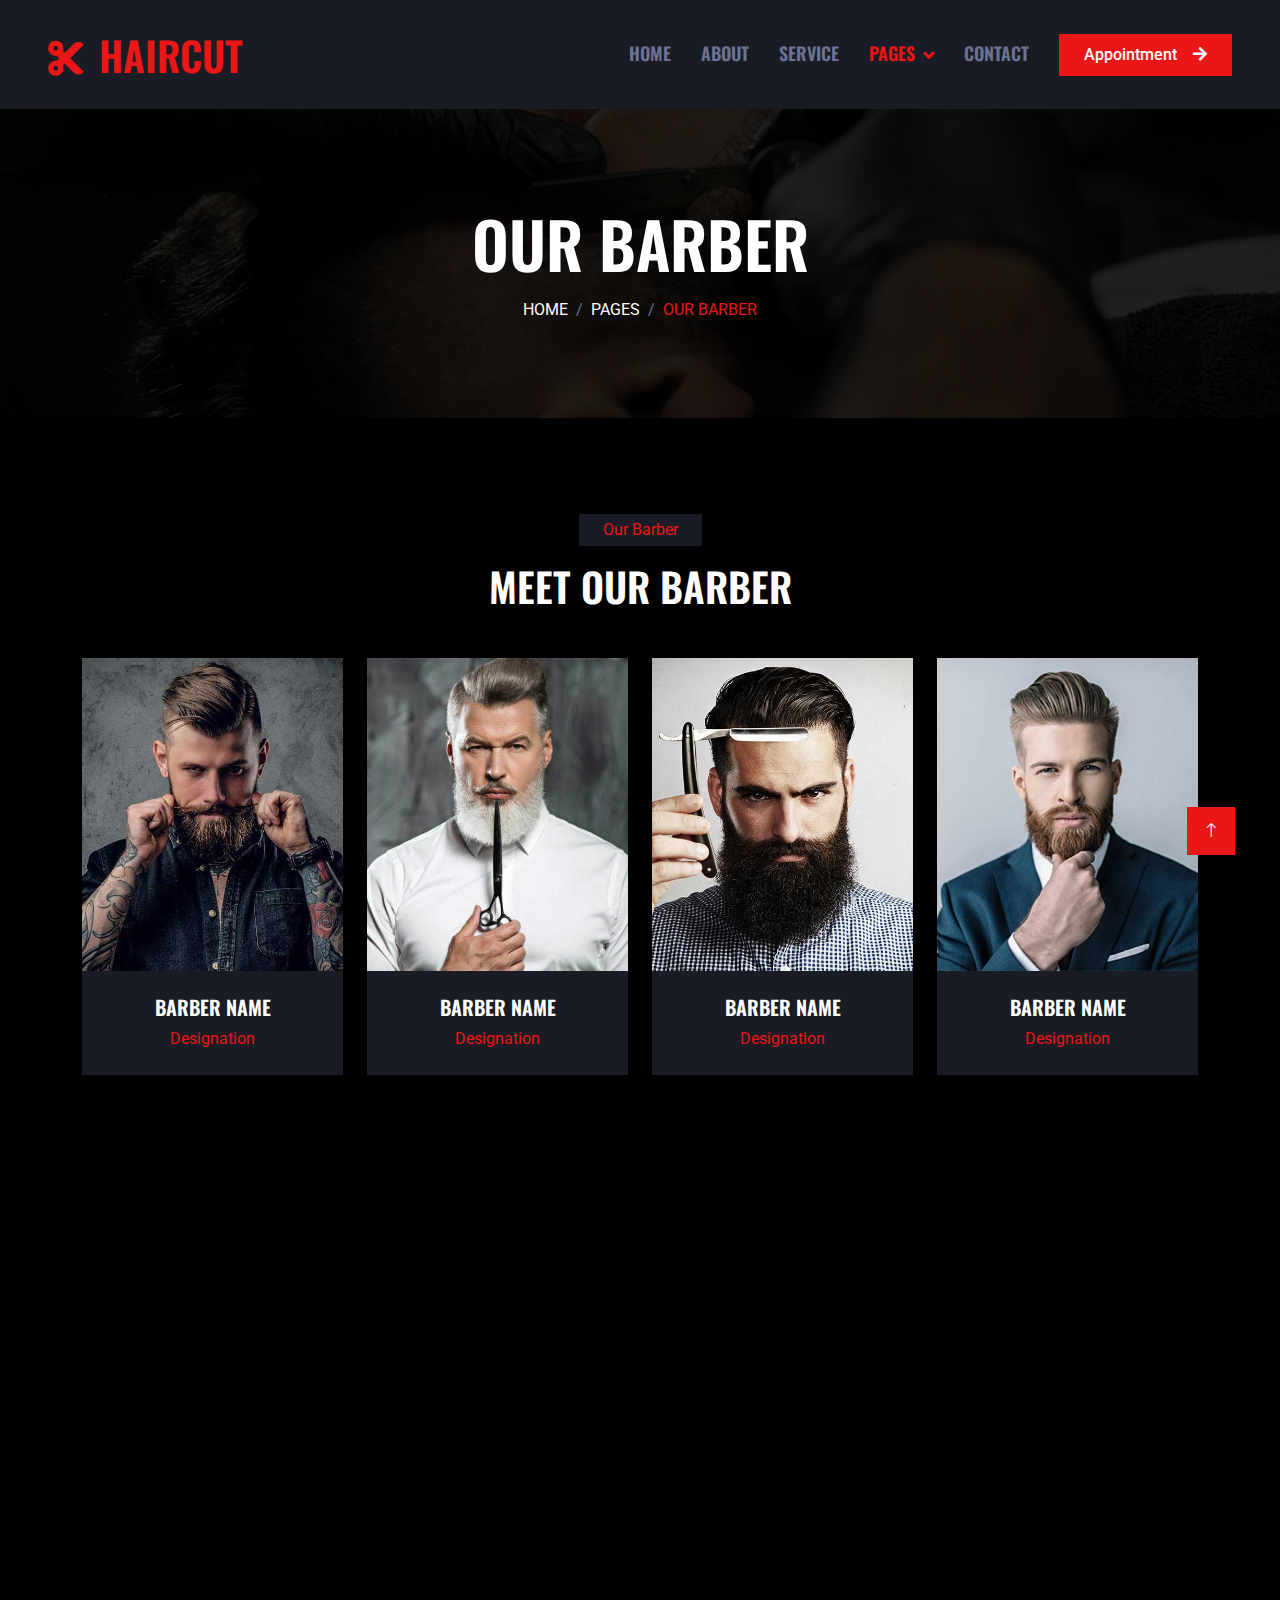
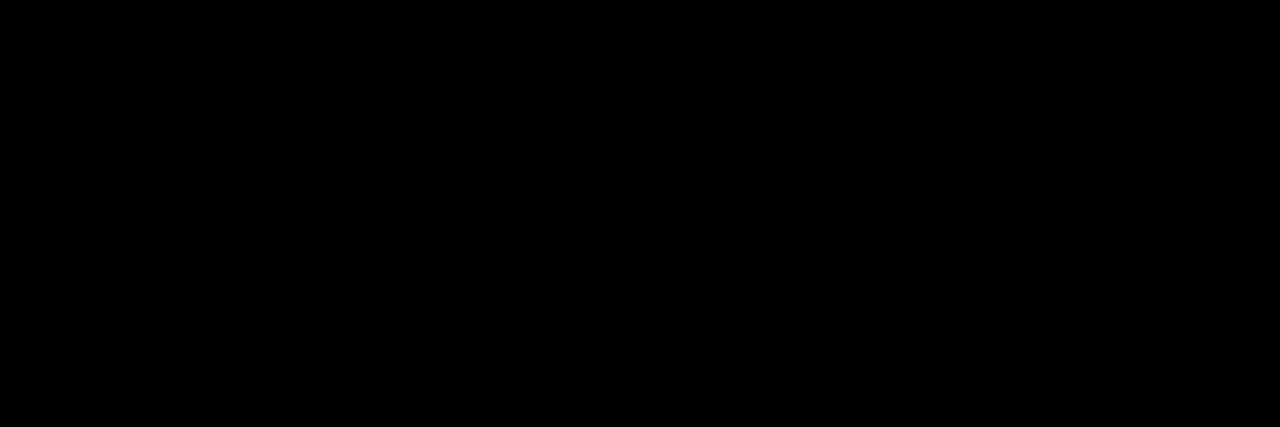
<file: MoonhairSalon/team.html>
<!DOCTYPE html>
<html lang="en">

<head>
    <meta charset="utf-8">
    <title>HairCut - Hair Salon HTML Template</title>
    <meta content="width=device-width, initial-scale=1.0" name="viewport">
    <meta content="" name="keywords">
    <meta content="" name="description">

    <!-- Favicon -->
    <link href="img/favicon.ico" rel="icon">

    <!-- Google Web Fonts -->
    <link rel="preconnect" href="https://fonts.googleapis.com">
    <link rel="preconnect" href="https://fonts.gstatic.com" crossorigin>
    <link href="https://fonts.googleapis.com/css2?family=Roboto:wght@400;500&family=Oswald:wght@600&display=swap" rel="stylesheet">

    <!-- Icon Font Stylesheet -->
    <link href="https://cdnjs.cloudflare.com/ajax/libs/font-awesome/5.10.0/css/all.min.css" rel="stylesheet">
    <link href="https://cdn.jsdelivr.net/npm/bootstrap-icons@1.4.1/font/bootstrap-icons.css" rel="stylesheet">

    <!-- Libraries Stylesheet -->
    <link href="lib/animate/animate.min.css" rel="stylesheet">
    <link href="lib/owlcarousel/assets/owl.carousel.min.css" rel="stylesheet">

    <!-- Customized Bootstrap Stylesheet -->
    <link href="css/bootstrap.min.css" rel="stylesheet">

    <!-- Template Stylesheet -->
    <link href="css/style.css" rel="stylesheet">
</head>

<body>
    <!-- Spinner Start -->
    <div id="spinner" class="show bg-dark position-fixed translate-middle w-100 vh-100 top-50 start-50 d-flex align-items-center justify-content-center">
        <div class="spinner-grow text-primary" style="width: 3rem; height: 3rem;" role="status">
            <span class="sr-only">Loading...</span>
        </div>
    </div>
    <!-- Spinner End -->


    <!-- Navbar Start -->
    <nav class="navbar navbar-expand-lg bg-secondary navbar-dark sticky-top py-lg-0 px-lg-5 wow fadeIn" data-wow-delay="0.1s">
        <a href="index.html" class="navbar-brand ms-4 ms-lg-0">
            <h1 class="mb-0 text-primary text-uppercase"><i class="fa fa-cut me-3"></i>HairCut</h1>
        </a>
        <button type="button" class="navbar-toggler me-4" data-bs-toggle="collapse" data-bs-target="#navbarCollapse">
            <span class="navbar-toggler-icon"></span>
        </button>
        <div class="collapse navbar-collapse" id="navbarCollapse">
            <div class="navbar-nav ms-auto p-4 p-lg-0">
                <a href="index.html" class="nav-item nav-link">Home</a>
                <a href="about.html" class="nav-item nav-link">About</a>
                <a href="service.html" class="nav-item nav-link">Service</a>
                <div class="nav-item dropdown">
                    <a href="#" class="nav-link dropdown-toggle active" data-bs-toggle="dropdown">Pages</a>
                    <div class="dropdown-menu m-0">
                        <a href="price.html" class="dropdown-item">Pricing Plan</a>
                        <a href="team.html" class="dropdown-item active">Our Barber</a>
                        <a href="open.html" class="dropdown-item">Working Hours</a>
                        <a href="testimonial.html" class="dropdown-item">Testimonial</a>
                        <a href="404.html" class="dropdown-item">404 Page</a>
                    </div>
                </div>
                <a href="contact.html" class="nav-item nav-link">Contact</a>
            </div>
            <a href="" class="btn btn-primary rounded-0 py-2 px-lg-4 d-none d-lg-block">Appointment<i class="fa fa-arrow-right ms-3"></i></a>
        </div>
    </nav>
    <!-- Navbar End -->


    <!-- Page Header Start -->
    <div class="container-fluid page-header py-5 mb-5 wow fadeIn" data-wow-delay="0.1s">
        <div class="container text-center py-5">
            <h1 class="display-3 text-white text-uppercase mb-3 animated slideInDown">Our Barber</h1>
            <nav aria-label="breadcrumb animated slideInDown">
                <ol class="breadcrumb justify-content-center text-uppercase mb-0">
                    <li class="breadcrumb-item"><a class="text-white" href="#">Home</a></li>
                    <li class="breadcrumb-item"><a class="text-white" href="#">Pages</a></li>
                    <li class="breadcrumb-item text-primary active" aria-current="page">Our Barber</li>
                </ol>
            </nav>
        </div>
    </div>
    <!-- Page Header End -->


    <!-- Team Start -->
    <div class="container-xxl py-5">
        <div class="container">
            <div class="text-center mx-auto mb-5 wow fadeInUp" data-wow-delay="0.1s" style="max-width: 600px;">
                <p class="d-inline-block bg-secondary text-primary py-1 px-4">Our Barber</p>
                <h1 class="text-uppercase">Meet Our Barber</h1>
            </div>
            <div class="row g-4">
                <div class="col-lg-3 col-md-6 wow fadeInUp" data-wow-delay="0.1s">
                    <div class="team-item">
                        <div class="team-img position-relative overflow-hidden">
                            <img class="img-fluid" src="img/team-1.jpg" alt="">
                            <div class="team-social">
                                <a class="btn btn-square" href=""><i class="fab fa-facebook-f"></i></a>
                                <a class="btn btn-square" href=""><i class="fab fa-twitter"></i></a>
                                <a class="btn btn-square" href=""><i class="fab fa-instagram"></i></a>
                            </div>
                        </div>
                        <div class="bg-secondary text-center p-4">
                            <h5 class="text-uppercase">Barber Name</h5>
                            <span class="text-primary">Designation</span>
                        </div>
                    </div>
                </div>
                <div class="col-lg-3 col-md-6 wow fadeInUp" data-wow-delay="0.3s">
                    <div class="team-item">
                        <div class="team-img position-relative overflow-hidden">
                            <img class="img-fluid" src="img/team-2.jpg" alt="">
                            <div class="team-social">
                                <a class="btn btn-square" href=""><i class="fab fa-facebook-f"></i></a>
                                <a class="btn btn-square" href=""><i class="fab fa-twitter"></i></a>
                                <a class="btn btn-square" href=""><i class="fab fa-instagram"></i></a>
                            </div>
                        </div>
                        <div class="bg-secondary text-center p-4">
                            <h5 class="text-uppercase">Barber Name</h5>
                            <span class="text-primary">Designation</span>
                        </div>
                    </div>
                </div>
                <div class="col-lg-3 col-md-6 wow fadeInUp" data-wow-delay="0.5s">
                    <div class="team-item">
                        <div class="team-img position-relative overflow-hidden">
                            <img class="img-fluid" src="img/team-3.jpg" alt="">
                            <div class="team-social">
                                <a class="btn btn-square" href=""><i class="fab fa-facebook-f"></i></a>
                                <a class="btn btn-square" href=""><i class="fab fa-twitter"></i></a>
                                <a class="btn btn-square" href=""><i class="fab fa-instagram"></i></a>
                            </div>
                        </div>
                        <div class="bg-secondary text-center p-4">
                            <h5 class="text-uppercase">Barber Name</h5>
                            <span class="text-primary">Designation</span>
                        </div>
                    </div>
                </div>
                <div class="col-lg-3 col-md-6 wow fadeInUp" data-wow-delay="0.7s">
                    <div class="team-item">
                        <div class="team-img position-relative overflow-hidden">
                            <img class="img-fluid" src="img/team-4.jpg" alt="">
                            <div class="team-social">
                                <a class="btn btn-square" href=""><i class="fab fa-facebook-f"></i></a>
                                <a class="btn btn-square" href=""><i class="fab fa-twitter"></i></a>
                                <a class="btn btn-square" href=""><i class="fab fa-instagram"></i></a>
                            </div>
                        </div>
                        <div class="bg-secondary text-center p-4">
                            <h5 class="text-uppercase">Barber Name</h5>
                            <span class="text-primary">Designation</span>
                        </div>
                    </div>
                </div>
                <div class="col-lg-3 col-md-6 wow fadeInUp" data-wow-delay="0.1s">
                    <div class="team-item">
                        <div class="team-img position-relative overflow-hidden">
                            <img class="img-fluid" src="img/team-2.jpg" alt="">
                            <div class="team-social">
                                <a class="btn btn-square" href=""><i class="fab fa-facebook-f"></i></a>
                                <a class="btn btn-square" href=""><i class="fab fa-twitter"></i></a>
                                <a class="btn btn-square" href=""><i class="fab fa-instagram"></i></a>
                            </div>
                        </div>
                        <div class="bg-secondary text-center p-4">
                            <h5 class="text-uppercase">Barber Name</h5>
                            <span class="text-primary">Designation</span>
                        </div>
                    </div>
                </div>
                <div class="col-lg-3 col-md-6 wow fadeInUp" data-wow-delay="0.3s">
                    <div class="team-item">
                        <div class="team-img position-relative overflow-hidden">
                            <img class="img-fluid" src="img/team-3.jpg" alt="">
                            <div class="team-social">
                                <a class="btn btn-square" href=""><i class="fab fa-facebook-f"></i></a>
                                <a class="btn btn-square" href=""><i class="fab fa-twitter"></i></a>
                                <a class="btn btn-square" href=""><i class="fab fa-instagram"></i></a>
                            </div>
                        </div>
                        <div class="bg-secondary text-center p-4">
                            <h5 class="text-uppercase">Barber Name</h5>
                            <span class="text-primary">Designation</span>
                        </div>
                    </div>
                </div>
                <div class="col-lg-3 col-md-6 wow fadeInUp" data-wow-delay="0.5s">
                    <div class="team-item">
                        <div class="team-img position-relative overflow-hidden">
                            <img class="img-fluid" src="img/team-4.jpg" alt="">
                            <div class="team-social">
                                <a class="btn btn-square" href=""><i class="fab fa-facebook-f"></i></a>
                                <a class="btn btn-square" href=""><i class="fab fa-twitter"></i></a>
                                <a class="btn btn-square" href=""><i class="fab fa-instagram"></i></a>
                            </div>
                        </div>
                        <div class="bg-secondary text-center p-4">
                            <h5 class="text-uppercase">Barber Name</h5>
                            <span class="text-primary">Designation</span>
                        </div>
                    </div>
                </div>
                <div class="col-lg-3 col-md-6 wow fadeInUp" data-wow-delay="0.7s">
                    <div class="team-item">
                        <div class="team-img position-relative overflow-hidden">
                            <img class="img-fluid" src="img/team-1.jpg" alt="">
                            <div class="team-social">
                                <a class="btn btn-square" href=""><i class="fab fa-facebook-f"></i></a>
                                <a class="btn btn-square" href=""><i class="fab fa-twitter"></i></a>
                                <a class="btn btn-square" href=""><i class="fab fa-instagram"></i></a>
                            </div>
                        </div>
                        <div class="bg-secondary text-center p-4">
                            <h5 class="text-uppercase">Barber Name</h5>
                            <span class="text-primary">Designation</span>
                        </div>
                    </div>
                </div>
            </div>
        </div>
    </div>
    <!-- Team End -->


    <!-- Footer Start -->
    <div class="container-fluid bg-secondary text-light footer mt-5 pt-5 wow fadeIn" data-wow-delay="0.1s">
        <div class="container py-5">
            <div class="row g-5">
                <div class="col-lg-4 col-md-6">
                    <h4 class="text-uppercase mb-4">Get In Touch</h4>
                    <div class="d-flex align-items-center mb-2">
                        <div class="btn-square bg-dark flex-shrink-0 me-3">
                            <span class="fa fa-map-marker-alt text-primary"></span>
                        </div>
                        <span>123 Street, New York, USA</span>
                    </div>
                    <div class="d-flex align-items-center mb-2">
                        <div class="btn-square bg-dark flex-shrink-0 me-3">
                            <span class="fa fa-phone-alt text-primary"></span>
                        </div>
                        <span>+012 345 67890</span>
                    </div>
                    <div class="d-flex align-items-center">
                        <div class="btn-square bg-dark flex-shrink-0 me-3">
                            <span class="fa fa-envelope-open text-primary"></span>
                        </div>
                        <span>info@example.com</span>
                    </div>
                </div>
                <div class="col-lg-4 col-md-6">
                    <h4 class="text-uppercase mb-4">Quick Links</h4>
                    <a class="btn btn-link" href="">About Us</a>
                    <a class="btn btn-link" href="">Contact Us</a>
                    <a class="btn btn-link" href="">Our Services</a>
                    <a class="btn btn-link" href="">Terms & Condition</a>
                    <a class="btn btn-link" href="">Support</a>
                </div>
                <div class="col-lg-4 col-md-6">
                    <h4 class="text-uppercase mb-4">Newsletter</h4>
                    <div class="position-relative mb-4">
                        <input class="form-control border-0 w-100 py-3 ps-4 pe-5" type="text" placeholder="Your email">
                        <button type="button" class="btn btn-primary py-2 position-absolute top-0 end-0 mt-2 me-2">SignUp</button>
                    </div>
                    <div class="d-flex pt-1 m-n1">
                        <a class="btn btn-lg-square btn-dark text-primary m-1" href=""><i class="fab fa-twitter"></i></a>
                        <a class="btn btn-lg-square btn-dark text-primary m-1" href=""><i class="fab fa-facebook-f"></i></a>
                        <a class="btn btn-lg-square btn-dark text-primary m-1" href=""><i class="fab fa-youtube"></i></a>
                        <a class="btn btn-lg-square btn-dark text-primary m-1" href=""><i class="fab fa-linkedin-in"></i></a>
                    </div>
                </div>
            </div>
        </div>
        <div class="container">
            <div class="copyright">
                <div class="row">
                    <div class="col-md-6 text-center text-md-start mb-3 mb-md-0">
                        &copy; <a class="border-bottom" href="#">Your Site Name</a>, All Right Reserved.
                    </div>
                    <div class="col-md-6 text-center text-md-end">
                        <!--/*** This template is free as long as you keep the footer author’s credit link/attribution link/backlink. If you'd like to use the template without the footer author’s credit link/attribution link/backlink, you can purchase the Credit Removal License from "https://htmlcodex.com/credit-removal". Thank you for your support. ***/-->
                        Designed By <a class="border-bottom" href="https://htmlcodex.com">HTML Codex</a>
                    </div>
                </div>
            </div>
        </div>
    </div>
    <!-- Footer End -->


    <!-- Back to Top -->
    <a href="#" class="btn btn-primary btn-lg-square back-to-top"><i class="bi bi-arrow-up"></i></a>


    <!-- JavaScript Libraries -->
    <script src="https://code.jquery.com/jquery-3.4.1.min.js"></script>
    <script src="https://cdn.jsdelivr.net/npm/bootstrap@5.0.0/dist/js/bootstrap.bundle.min.js"></script>
    <script src="lib/wow/wow.min.js"></script>
    <script src="lib/easing/easing.min.js"></script>
    <script src="lib/waypoints/waypoints.min.js"></script>
    <script src="lib/owlcarousel/owl.carousel.min.js"></script>

    <!-- Template Javascript -->
    <script src="js/main.js"></script>
</body>

</html>
</file>
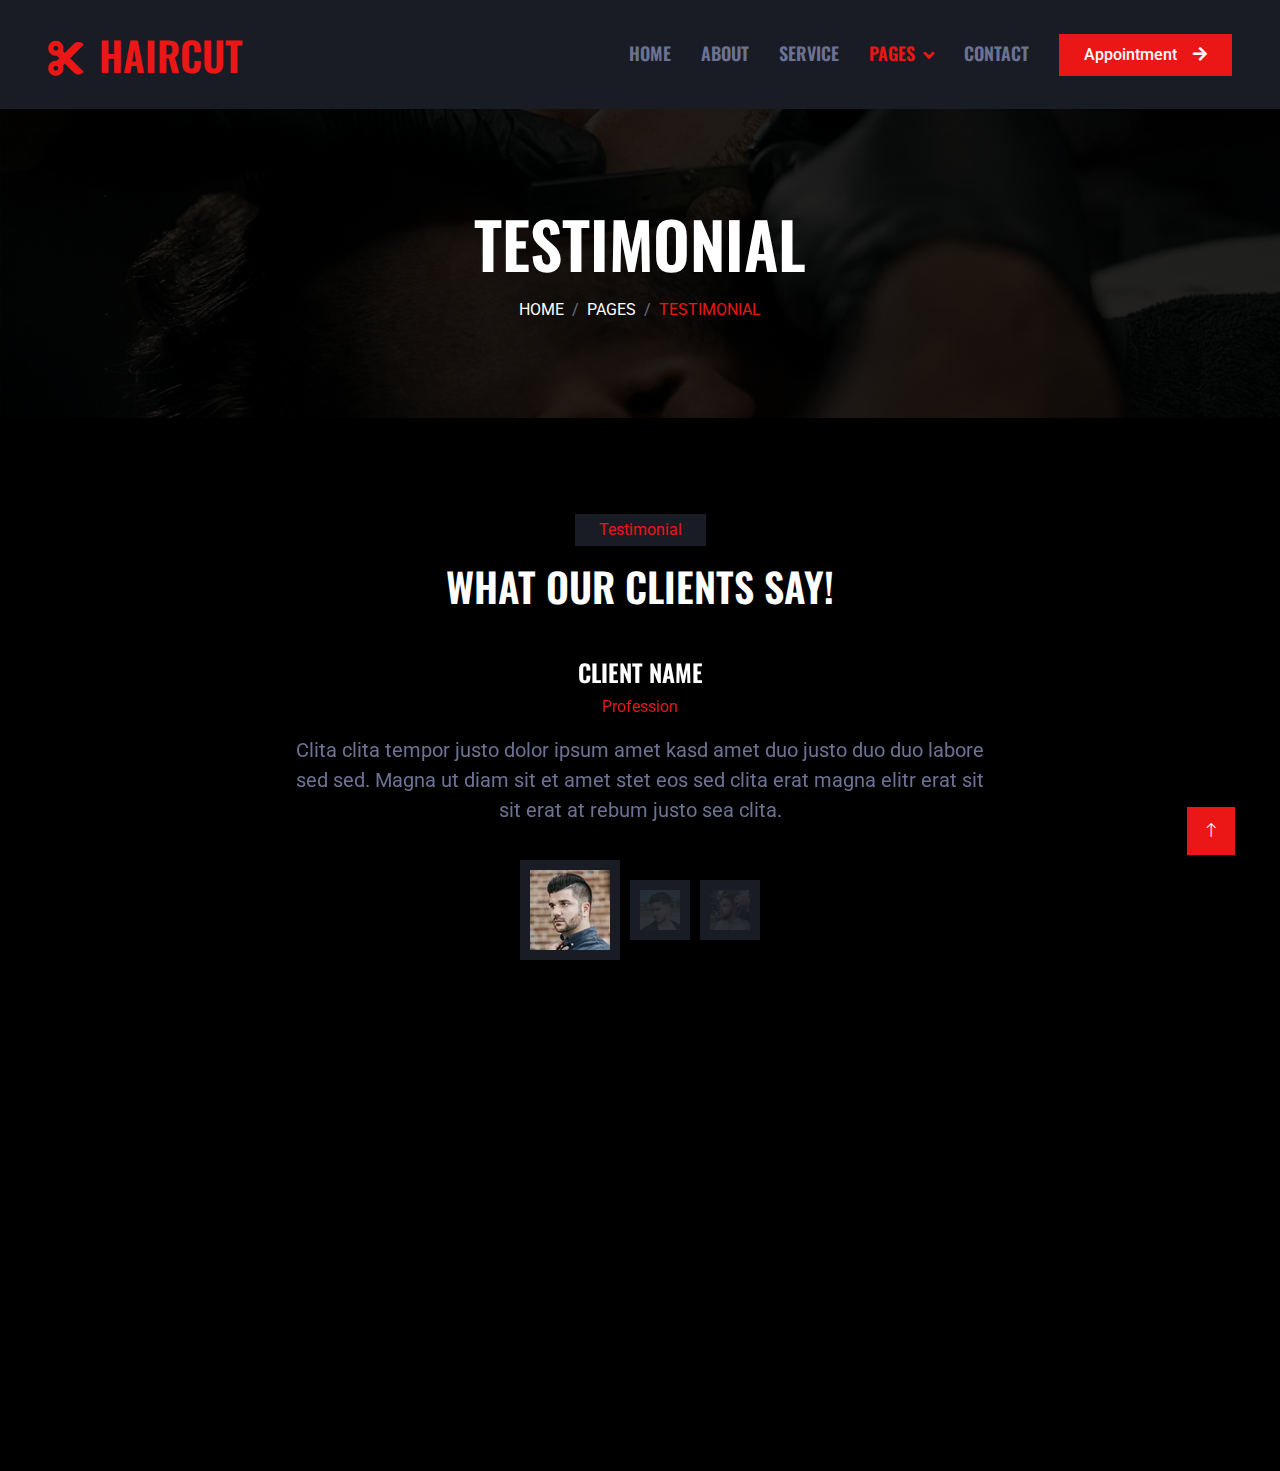
<file: MoonhairSalon/testimonial.html>
<!DOCTYPE html>
<html lang="en">

<head>
    <meta charset="utf-8">
    <title>HairCut - Hair Salon HTML Template</title>
    <meta content="width=device-width, initial-scale=1.0" name="viewport">
    <meta content="" name="keywords">
    <meta content="" name="description">

    <!-- Favicon -->
    <link href="img/favicon.ico" rel="icon">

    <!-- Google Web Fonts -->
    <link rel="preconnect" href="https://fonts.googleapis.com">
    <link rel="preconnect" href="https://fonts.gstatic.com" crossorigin>
    <link href="https://fonts.googleapis.com/css2?family=Roboto:wght@400;500&family=Oswald:wght@600&display=swap" rel="stylesheet">

    <!-- Icon Font Stylesheet -->
    <link href="https://cdnjs.cloudflare.com/ajax/libs/font-awesome/5.10.0/css/all.min.css" rel="stylesheet">
    <link href="https://cdn.jsdelivr.net/npm/bootstrap-icons@1.4.1/font/bootstrap-icons.css" rel="stylesheet">

    <!-- Libraries Stylesheet -->
    <link href="lib/animate/animate.min.css" rel="stylesheet">
    <link href="lib/owlcarousel/assets/owl.carousel.min.css" rel="stylesheet">

    <!-- Customized Bootstrap Stylesheet -->
    <link href="css/bootstrap.min.css" rel="stylesheet">

    <!-- Template Stylesheet -->
    <link href="css/style.css" rel="stylesheet">
</head>

<body>
    <!-- Spinner Start -->
    <div id="spinner" class="show bg-dark position-fixed translate-middle w-100 vh-100 top-50 start-50 d-flex align-items-center justify-content-center">
        <div class="spinner-grow text-primary" style="width: 3rem; height: 3rem;" role="status">
            <span class="sr-only">Loading...</span>
        </div>
    </div>
    <!-- Spinner End -->


    <!-- Navbar Start -->
    <nav class="navbar navbar-expand-lg bg-secondary navbar-dark sticky-top py-lg-0 px-lg-5 wow fadeIn" data-wow-delay="0.1s">
        <a href="index.html" class="navbar-brand ms-4 ms-lg-0">
            <h1 class="mb-0 text-primary text-uppercase"><i class="fa fa-cut me-3"></i>HairCut</h1>
        </a>
        <button type="button" class="navbar-toggler me-4" data-bs-toggle="collapse" data-bs-target="#navbarCollapse">
            <span class="navbar-toggler-icon"></span>
        </button>
        <div class="collapse navbar-collapse" id="navbarCollapse">
            <div class="navbar-nav ms-auto p-4 p-lg-0">
                <a href="index.html" class="nav-item nav-link">Home</a>
                <a href="about.html" class="nav-item nav-link">About</a>
                <a href="service.html" class="nav-item nav-link">Service</a>
                <div class="nav-item dropdown">
                    <a href="#" class="nav-link dropdown-toggle active" data-bs-toggle="dropdown">Pages</a>
                    <div class="dropdown-menu m-0">
                        <a href="price.html" class="dropdown-item">Pricing Plan</a>
                        <a href="team.html" class="dropdown-item">Our Barber</a>
                        <a href="open.html" class="dropdown-item">Working Hours</a>
                        <a href="testimonial.html" class="dropdown-item active">Testimonial</a>
                        <a href="404.html" class="dropdown-item">404 Page</a>
                    </div>
                </div>
                <a href="contact.html" class="nav-item nav-link">Contact</a>
            </div>
            <a href="" class="btn btn-primary rounded-0 py-2 px-lg-4 d-none d-lg-block">Appointment<i class="fa fa-arrow-right ms-3"></i></a>
        </div>
    </nav>
    <!-- Navbar End -->


    <!-- Page Header Start -->
    <div class="container-fluid page-header py-5 mb-5 wow fadeIn" data-wow-delay="0.1s">
        <div class="container text-center py-5">
            <h1 class="display-3 text-white text-uppercase mb-3 animated slideInDown">Testimonial</h1>
            <nav aria-label="breadcrumb animated slideInDown">
                <ol class="breadcrumb justify-content-center text-uppercase mb-0">
                    <li class="breadcrumb-item"><a class="text-white" href="#">Home</a></li>
                    <li class="breadcrumb-item"><a class="text-white" href="#">Pages</a></li>
                    <li class="breadcrumb-item text-primary active" aria-current="page">Testimonial</li>
                </ol>
            </nav>
        </div>
    </div>
    <!-- Page Header End -->


    <!-- Testimonial Start -->
    <div class="container-xxl py-5">
        <div class="container">
            <div class="text-center mx-auto mb-5 wow fadeInUp" data-wow-delay="0.1s" style="max-width: 600px;">
                <p class="d-inline-block bg-secondary text-primary py-1 px-4">Testimonial</p>
                <h1 class="text-uppercase">What Our Clients Say!</h1>
            </div>
            <div class="owl-carousel testimonial-carousel wow fadeInUp" data-wow-delay="0.1s">
                <div class="testimonial-item text-center" data-dot="<img class='img-fluid' src='img/testimonial-1.jpg' alt=''>">
                    <h4 class="text-uppercase">Client Name</h4>
                    <p class="text-primary">Profession</p>
                    <span class="fs-5">Clita clita tempor justo dolor ipsum amet kasd amet duo justo duo duo labore sed sed. Magna ut diam sit et amet stet eos sed clita erat magna elitr erat sit sit erat at rebum justo sea clita.</span>
                </div>
                <div class="testimonial-item text-center" data-dot="<img class='img-fluid' src='img/testimonial-2.jpg' alt=''>">
                    <h4 class="text-uppercase">Client Name</h4>
                    <p class="text-primary">Profession</p>
                    <span class="fs-5">Clita clita tempor justo dolor ipsum amet kasd amet duo justo duo duo labore sed sed. Magna ut diam sit et amet stet eos sed clita erat magna elitr erat sit sit erat at rebum justo sea clita.</span>
                </div>
                <div class="testimonial-item text-center" data-dot="<img class='img-fluid' src='img/testimonial-3.jpg' alt=''>">
                    <h4 class="text-uppercase">Client Name</h4>
                    <p class="text-primary">Profession</p>
                    <span class="fs-5">Clita clita tempor justo dolor ipsum amet kasd amet duo justo duo duo labore sed sed. Magna ut diam sit et amet stet eos sed clita erat magna elitr erat sit sit erat at rebum justo sea clita.</span>
                </div>
            </div>      
        </div>
    </div>
    <!-- Testimonial End -->


    <!-- Footer Start -->
    <div class="container-fluid bg-secondary text-light footer mt-5 pt-5 wow fadeIn" data-wow-delay="0.1s">
        <div class="container py-5">
            <div class="row g-5">
                <div class="col-lg-4 col-md-6">
                    <h4 class="text-uppercase mb-4">Get In Touch</h4>
                    <div class="d-flex align-items-center mb-2">
                        <div class="btn-square bg-dark flex-shrink-0 me-3">
                            <span class="fa fa-map-marker-alt text-primary"></span>
                        </div>
                        <span>123 Street, New York, USA</span>
                    </div>
                    <div class="d-flex align-items-center mb-2">
                        <div class="btn-square bg-dark flex-shrink-0 me-3">
                            <span class="fa fa-phone-alt text-primary"></span>
                        </div>
                        <span>+012 345 67890</span>
                    </div>
                    <div class="d-flex align-items-center">
                        <div class="btn-square bg-dark flex-shrink-0 me-3">
                            <span class="fa fa-envelope-open text-primary"></span>
                        </div>
                        <span>info@example.com</span>
                    </div>
                </div>
                <div class="col-lg-4 col-md-6">
                    <h4 class="text-uppercase mb-4">Quick Links</h4>
                    <a class="btn btn-link" href="">About Us</a>
                    <a class="btn btn-link" href="">Contact Us</a>
                    <a class="btn btn-link" href="">Our Services</a>
                    <a class="btn btn-link" href="">Terms & Condition</a>
                    <a class="btn btn-link" href="">Support</a>
                </div>
                <div class="col-lg-4 col-md-6">
                    <h4 class="text-uppercase mb-4">Newsletter</h4>
                    <div class="position-relative mb-4">
                        <input class="form-control border-0 w-100 py-3 ps-4 pe-5" type="text" placeholder="Your email">
                        <button type="button" class="btn btn-primary py-2 position-absolute top-0 end-0 mt-2 me-2">SignUp</button>
                    </div>
                    <div class="d-flex pt-1 m-n1">
                        <a class="btn btn-lg-square btn-dark text-primary m-1" href=""><i class="fab fa-twitter"></i></a>
                        <a class="btn btn-lg-square btn-dark text-primary m-1" href=""><i class="fab fa-facebook-f"></i></a>
                        <a class="btn btn-lg-square btn-dark text-primary m-1" href=""><i class="fab fa-youtube"></i></a>
                        <a class="btn btn-lg-square btn-dark text-primary m-1" href=""><i class="fab fa-linkedin-in"></i></a>
                    </div>
                </div>
            </div>
        </div>
        <div class="container">
            <div class="copyright">
                <div class="row">
                    <div class="col-md-6 text-center text-md-start mb-3 mb-md-0">
                        &copy; <a class="border-bottom" href="#">Your Site Name</a>, All Right Reserved.
                    </div>
                    <div class="col-md-6 text-center text-md-end">
                        <!--/*** This template is free as long as you keep the footer author’s credit link/attribution link/backlink. If you'd like to use the template without the footer author’s credit link/attribution link/backlink, you can purchase the Credit Removal License from "https://htmlcodex.com/credit-removal". Thank you for your support. ***/-->
                        Designed By <a class="border-bottom" href="https://htmlcodex.com">HTML Codex</a>
                    </div>
                </div>
            </div>
        </div>
    </div>
    <!-- Footer End -->


    <!-- Back to Top -->
    <a href="#" class="btn btn-primary btn-lg-square back-to-top"><i class="bi bi-arrow-up"></i></a>


    <!-- JavaScript Libraries -->
    <script src="https://code.jquery.com/jquery-3.4.1.min.js"></script>
    <script src="https://cdn.jsdelivr.net/npm/bootstrap@5.0.0/dist/js/bootstrap.bundle.min.js"></script>
    <script src="lib/wow/wow.min.js"></script>
    <script src="lib/easing/easing.min.js"></script>
    <script src="lib/waypoints/waypoints.min.js"></script>
    <script src="lib/owlcarousel/owl.carousel.min.js"></script>

    <!-- Template Javascript -->
    <script src="js/main.js"></script>
</body>

</html>
</file>
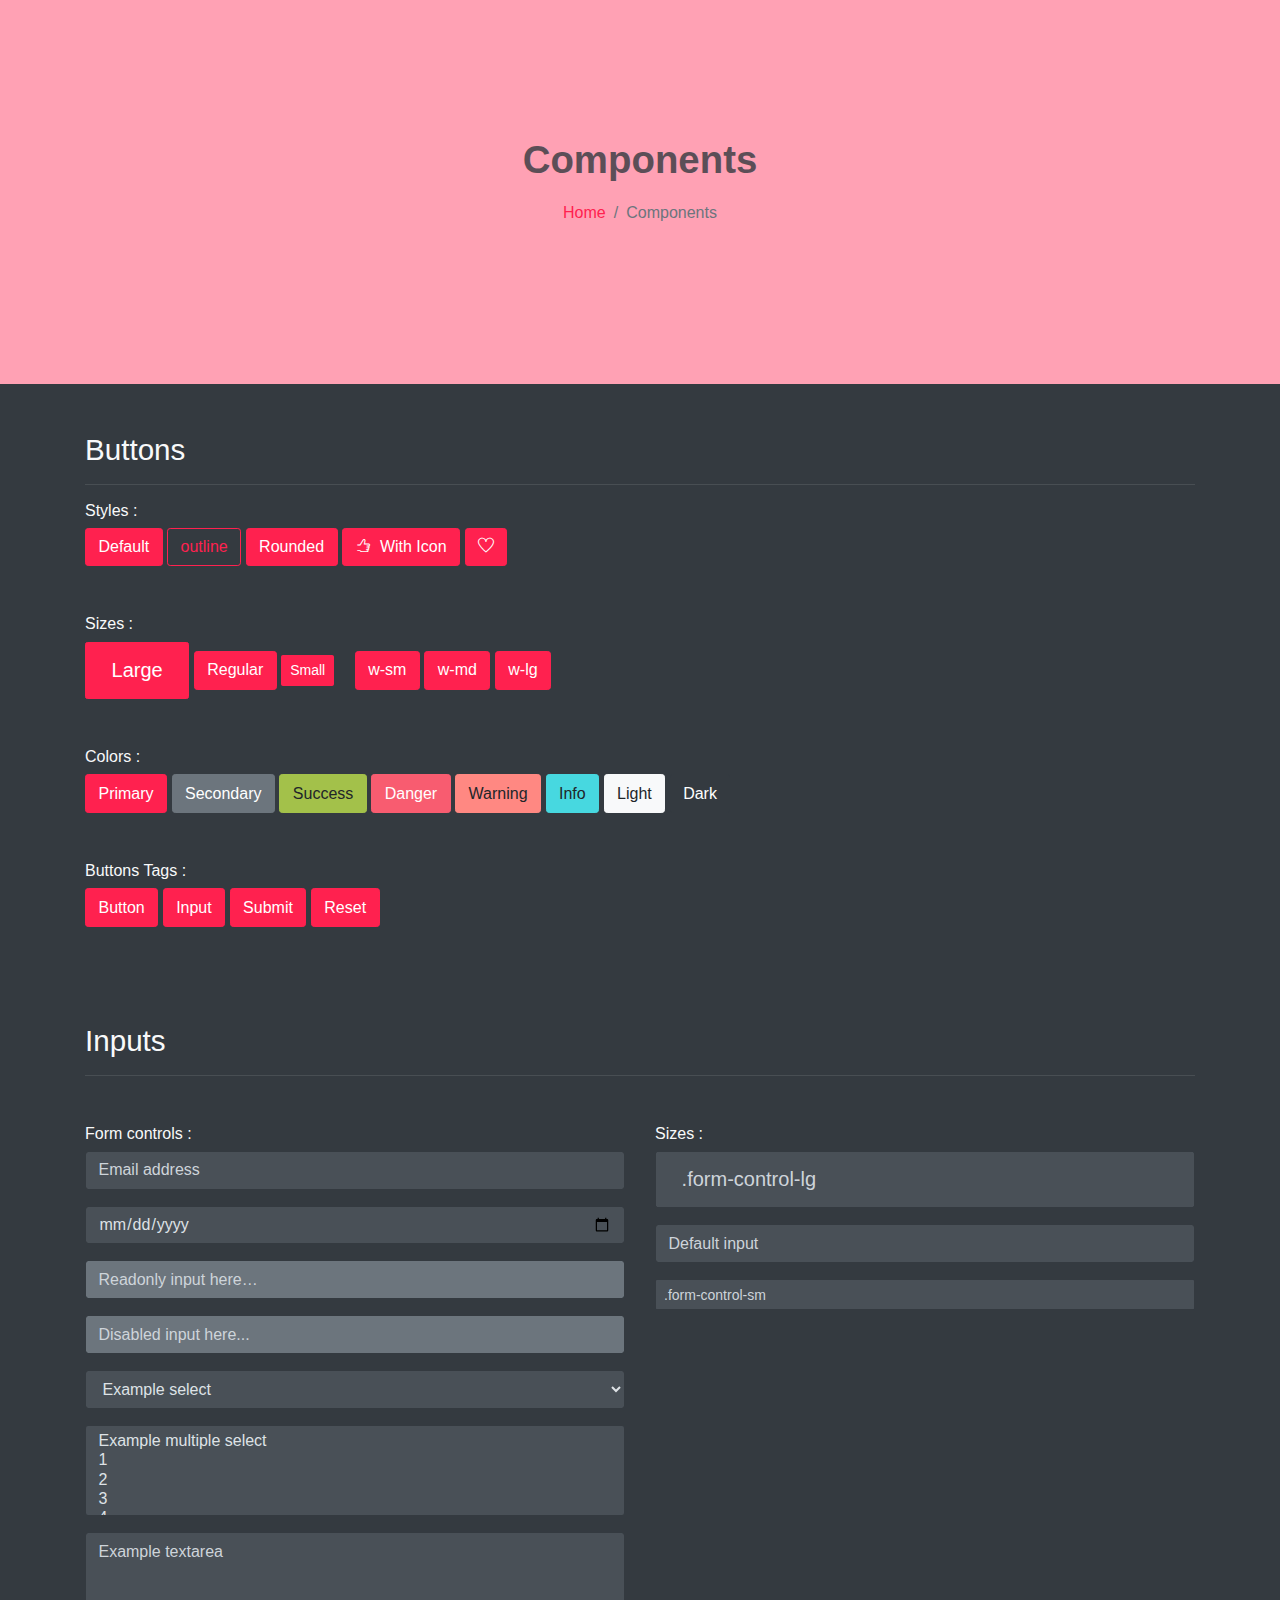
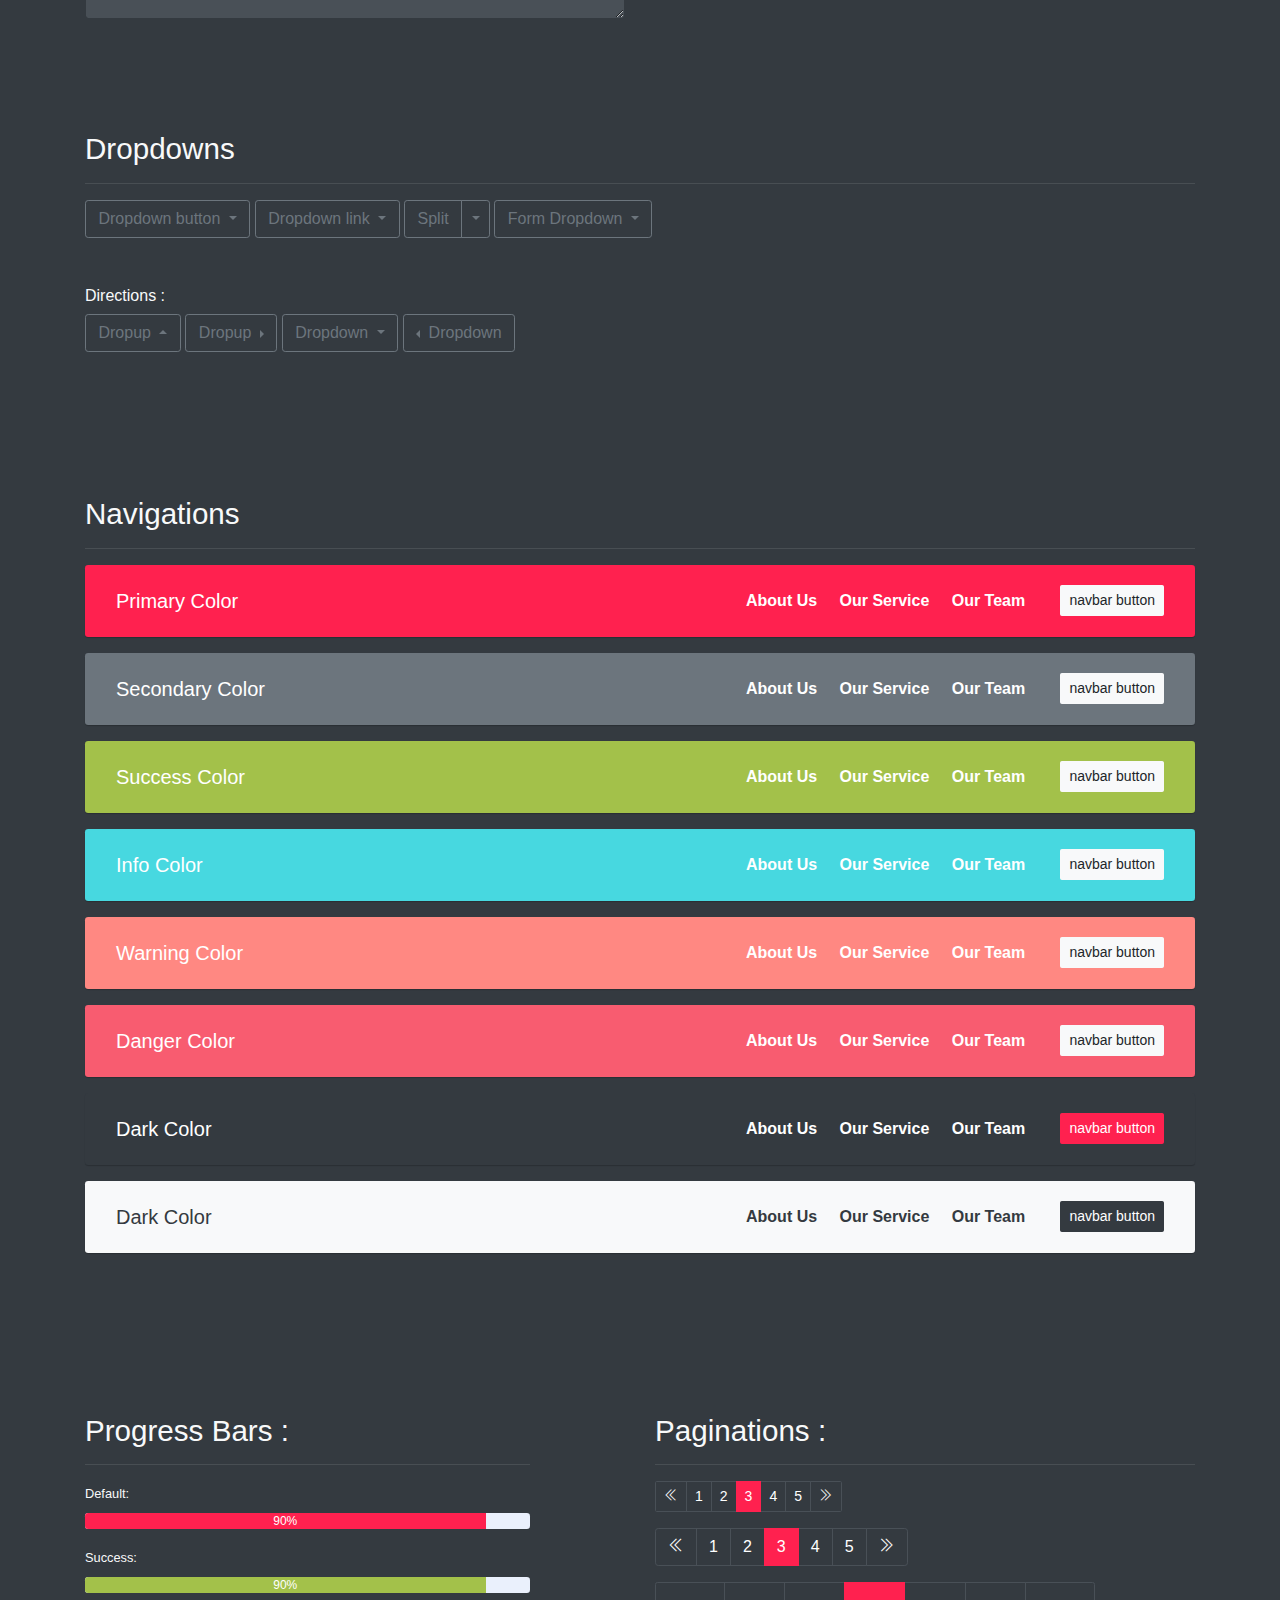
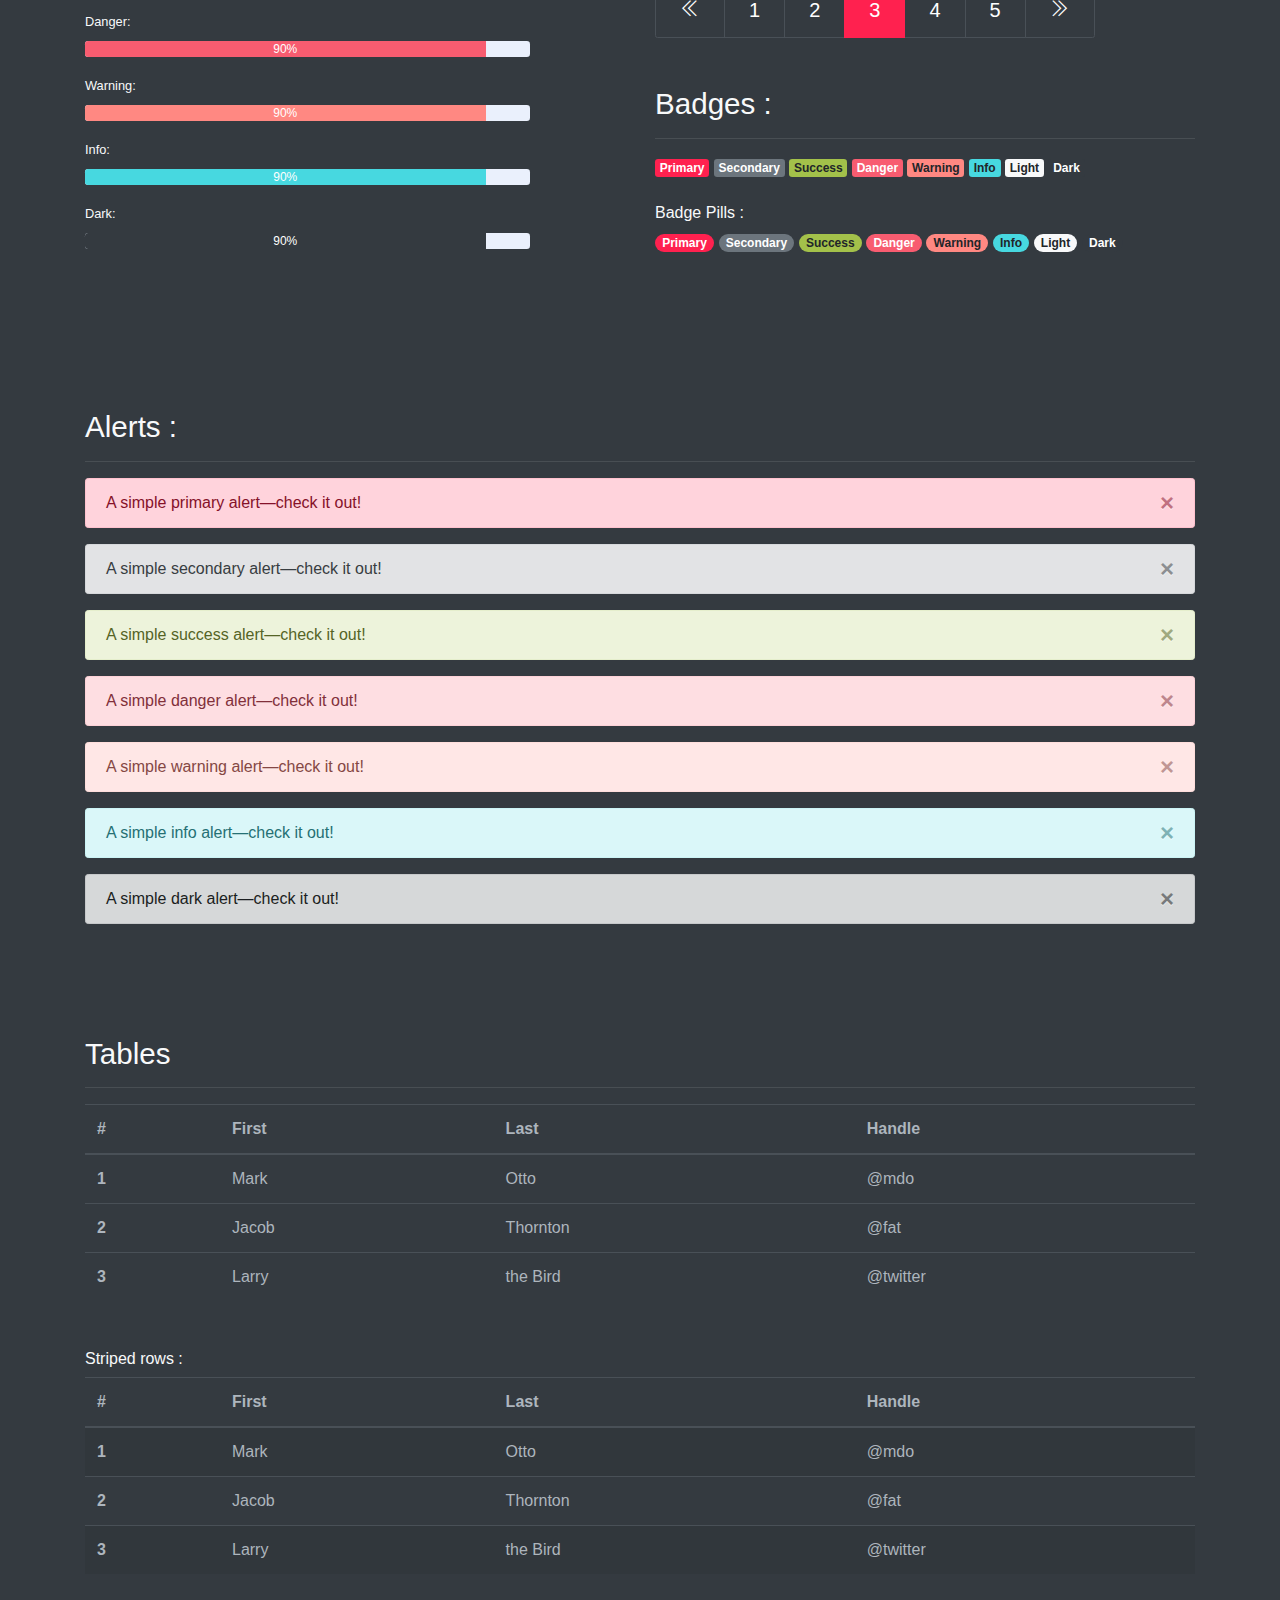
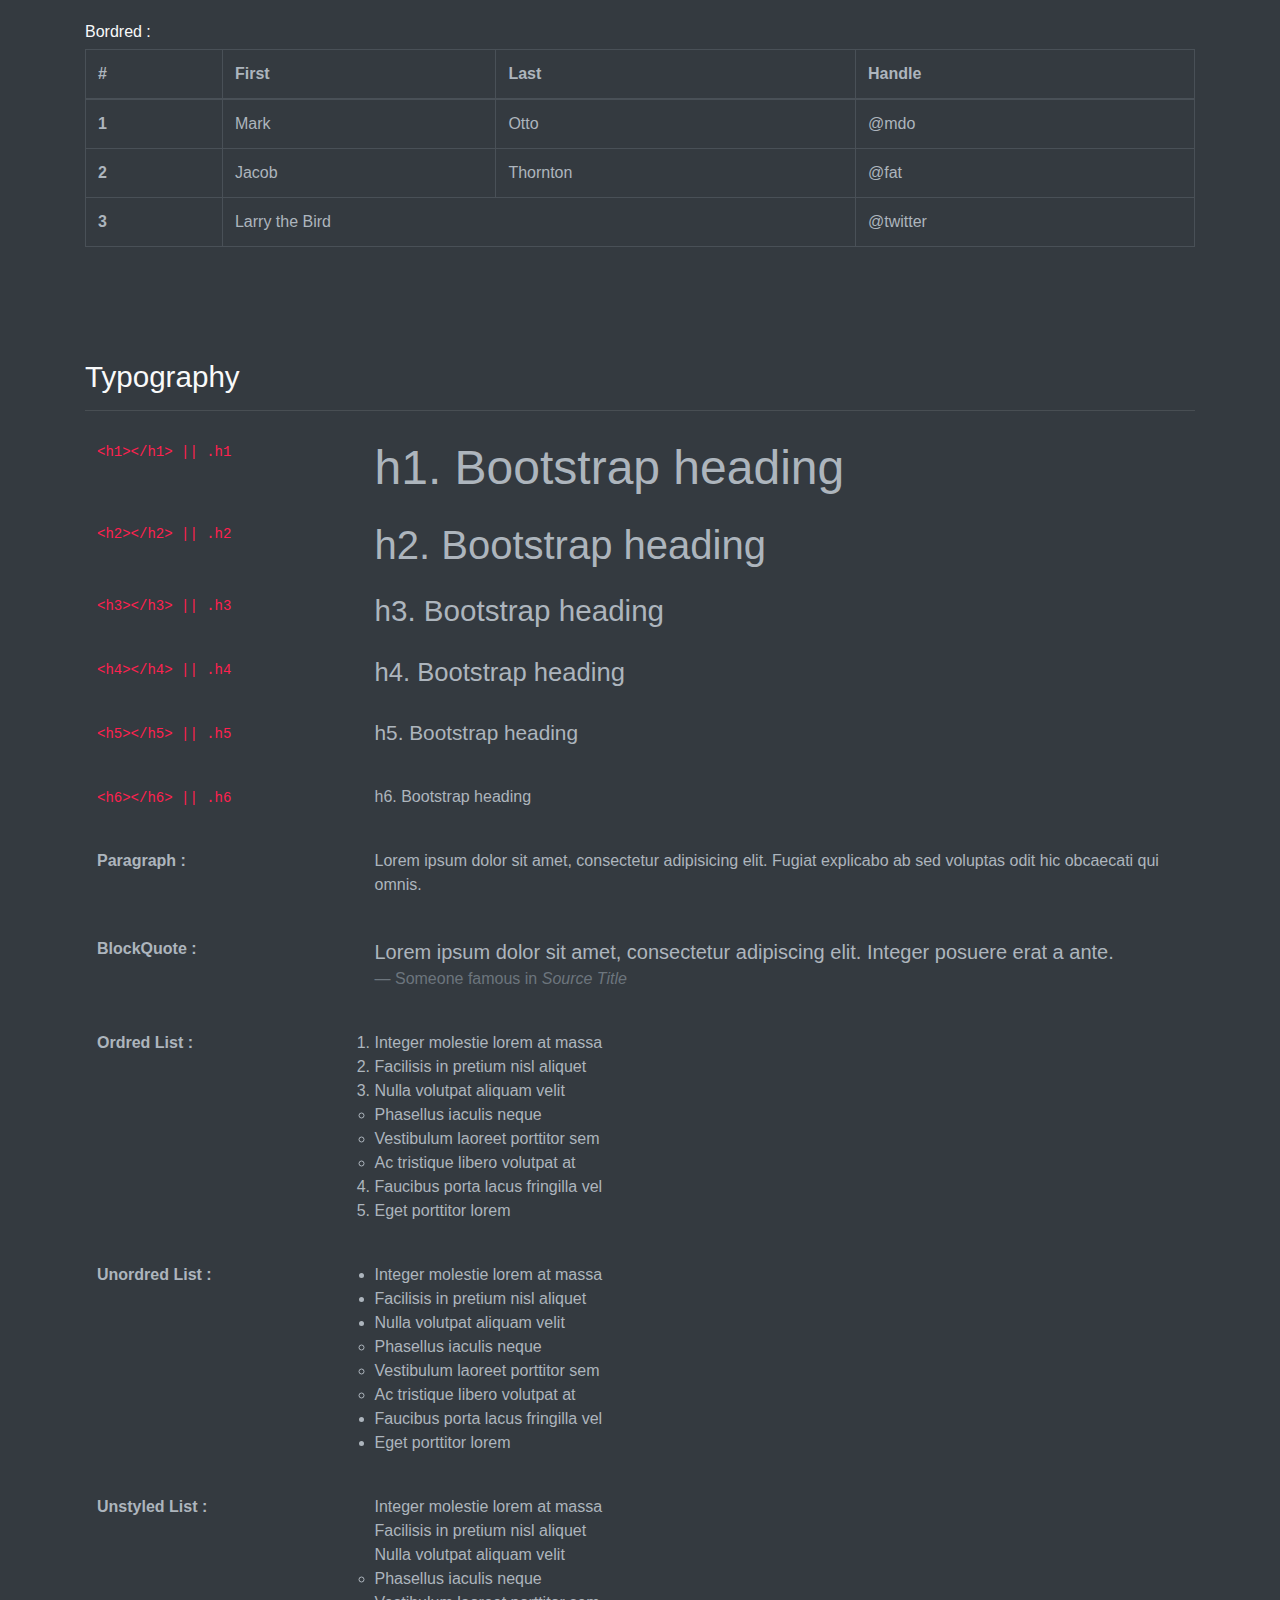
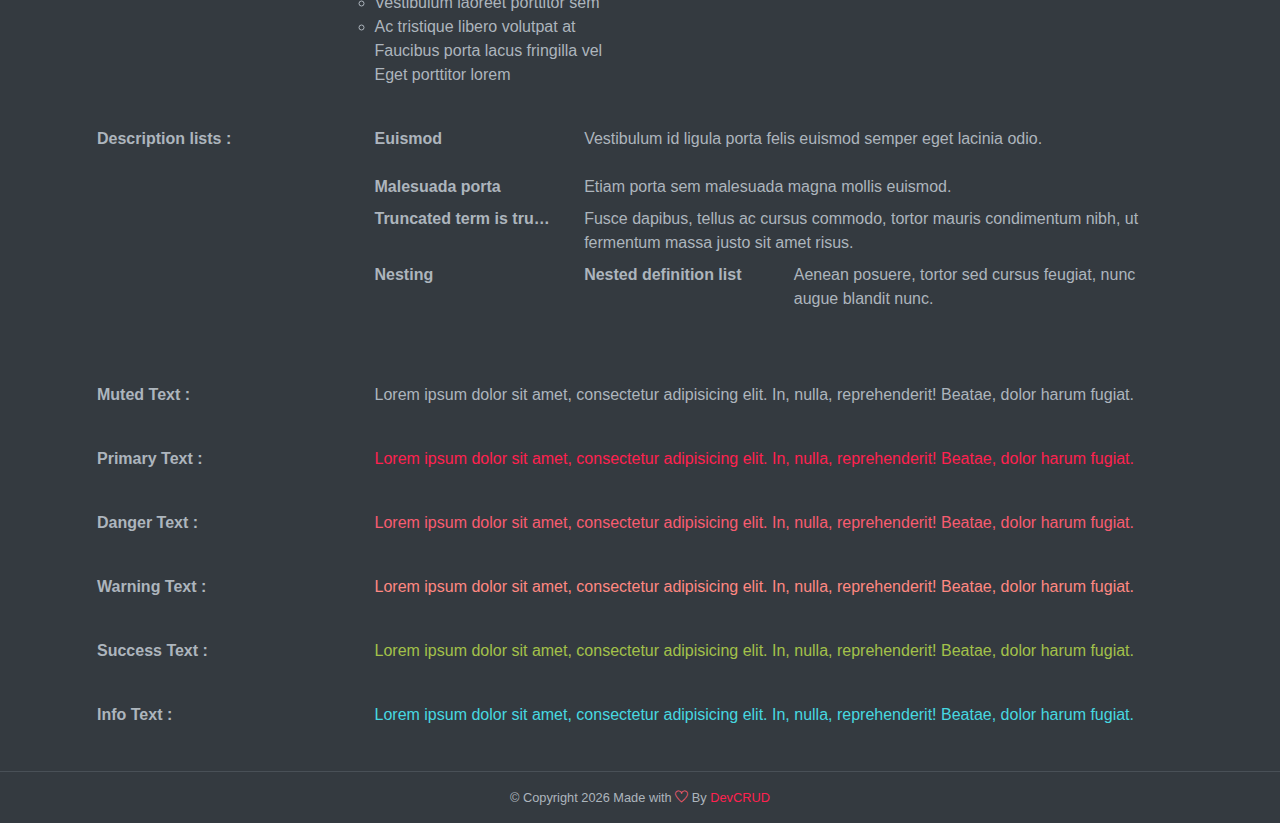
<file: jinjoo_template_original/public_html/components.html>
<!DOCTYPE html>
<html lang="en">
<head>
   <meta charset="utf-8">
    <meta name="viewport" content="width=device-width, initial-scale=1, shrink-to-fit=no">
    <meta name="description" content="Start your development with FoodHut landing page.">
    <meta name="author" content="Devcrud">
    <title>FoodHut | Free Bootstrap 4.3.x template</title>

   <!-- font icons -->
   <link rel="stylesheet" href="assets/vendors/themify-icons/css/themify-icons.css">

   <!-- Bootstrap + Steller  -->
   <link rel="stylesheet" href="assets/css/foodhut.css">
</head>
<body>

   <!-- Page Header -->
   <header class="header header-mini"> 
      <div class="header-title">Components</div> 
      <nav aria-label="breadcrumb">
         <ol class="breadcrumb">
            <li class="breadcrumb-item"><a href="/">Home</a></li>
            <li class="breadcrumb-item active" aria-current="page">Components</li>
         </ol>
      </nav>
   </header> <!-- End Of Page Header -->

   <!-- main content -->
   <div class="container">

      <!-- Buttons -->
      <h3 class="mt-5">Buttons</h3>
      <hr>
      <h6 class="section-secondary-title">Styles :</h6>
      <button class="btn btn-primary">Default</button>
      <button class="btn btn-outline-primary">outline</button>
      <button class="btn btn-primary rounded">Rounded</button>
      <button class="btn btn-primary rounded"><i class="ti-thumb-up pr-1"></i> With Icon</button>
      <button class="btn btn-primary circle"><i class="ti-heart"></i></button>

      <h6 class="section-secondary-title mt-5">Sizes :</h6>
      <button class="btn btn-primary btn-lg">Large</button>
      <button class="btn btn-primary ">Regular</button>
      <button class="btn btn-primary btn-sm">Small</button>
      <button class="btn btn-primary w-sm ml-3">w-sm</button>
      <button class="btn btn-primary w-md">w-md</button>
      <button class="btn btn-primary w-lg">w-lg</button>

      <h6 class="section-secondary-title mt-5">Colors :</h6>          
      <button type="button" class="btn btn-primary">Primary</button>
      <button type="button" class="btn btn-secondary">Secondary</button>
      <button type="button" class="btn btn-success">Success</button>
      <button type="button" class="btn btn-danger">Danger</button>
      <button type="button" class="btn btn-warning">Warning</button>
      <button type="button" class="btn btn-info">Info</button>
      <button type="button" class="btn btn-light">Light</button>
      <button type="button" class="btn btn-dark">Dark</button>

      <h6 class="section-secondary-title mt-5">Buttons Tags :</h6>
      <button class="btn btn-primary" type="submit">Button</button>
      <input class="btn btn-primary" type="button" value="Input">
      <input class="btn btn-primary" type="submit" value="Submit">
      <input class="btn btn-primary" type="reset" value="Reset">
      
      <!-- devider -->
      <div class="py-5"></div>

      <!-- Inputs -->
      <h3>Inputs</h3>
      <hr>
      <div class="row mt-5">
         <div class="col-md-6">
            <h6 class="section-secondary-title">Form controls :</h6>        
            <div class="form-group">
               <input type="email" class="form-control" id="exampleFormControlInput1" placeholder="Email address">
            </div>
            <div class="form-group">
               <input type="date" class="form-control" id="exampleFormControlInput1" placeholder="Date">
            </div>
            <div class="form-group">
               <input class="form-control" type="text" placeholder="Readonly input here…" readonly>
            </div>
            <div class="form-group">
               <input class="form-control" id="disabledInput" type="text" placeholder="Disabled input here..." disabled>
            </div>
            <div class="form-group">
               <select class="form-control" id="exampleFormControlSelect1">
                  <option>Example select</option>
                  <option>1</option>
                  <option>2</option>
                  <option>3</option>
                  <option>4</option>
                  <option>5</option>
               </select>
            </div>
            <div class="form-group">
               <select multiple class="form-control" id="exampleFormControlSelect2">
                  <option>Example multiple select</option>
                  <option>1</option>
                  <option>2</option>
                  <option>3</option>
                  <option>4</option>
                  <option>5</option>
               </select>
            </div>
            <div class="form-group">
               <textarea class="form-control" id="exampleFormControlTextarea1" rows="3" placeholder="Example textarea"></textarea>
            </div>
         </div>
         <div class="col-md-6">
            <h6 class="section-secondary-title">Sizes :</h6>    
            <div class="form-group">
               <input class="form-control form-control-lg" type="text" placeholder=".form-control-lg">             
            </div>
            <div class="form-group">
               <input class="form-control" type="text" placeholder="Default input">
            </div>
            <div class="form-group">
               <input class="form-control form-control-sm" type="text" placeholder=".form-control-sm"> 
            </div>
         </div>
      </div> <!-- end of inputs -->   

      <!-- devider -->
      <div class="py-5"></div>             

      <!-- Dropdowns -->
      <h3 class="components-section-title font-weight-normal">Dropdowns</h3>
      <hr>
      <div class="dropdown d-inline-block">
         <button class="btn btn-outline-secondary dropdown-toggle" type="button" id="dropdownMenuButton" data-toggle="dropdown" aria-haspopup="true" aria-expanded="false">
         Dropdown button
         </button>
         <div class="dropdown-menu" aria-labelledby="dropdownMenuButton">
         <a class="dropdown-item" href="#">Action</a>
         <a class="dropdown-item" href="#">Another action</a>
         <a class="dropdown-item" href="#">Something else here</a>
         </div>
      </div>
      <div class="dropdown d-inline-block">
         <a class="btn btn-outline-secondary dropdown-toggle" href="#" role="button" id="dropdownMenuLink" data-toggle="dropdown" aria-haspopup="true" aria-expanded="false">
            Dropdown link
         </a>
         <div class="dropdown-menu" aria-labelledby="dropdownMenuLink">
            <a class="dropdown-item" href="#">Action</a>
            <a class="dropdown-item" href="#">Another action</a>
            <a class="dropdown-item" href="#">Something else here</a>
         </div>
      </div>
      <div class="btn-group">
         <button type="button" class="btn btn-outline-secondary">Split</button>
         <button type="button" class="btn btn-outline-secondary dropdown-toggle dropdown-toggle-split" data-toggle="dropdown" aria-haspopup="true" aria-expanded="false">
         <span class="sr-only">Toggle Dropdown</span>
         </button>
         <div class="dropdown-menu">
            <a class="dropdown-item" href="#">Action</a>
            <a class="dropdown-item" href="#">Another action</a>
            <a class="dropdown-item" href="#">Something else here</a>
            <div class="dropdown-divider"></div>
            <a class="dropdown-item" href="#">Separated link</a>
         </div>
      </div>
      <div class="btn-group">
         <button class="btn btn-outline-secondary dropdown-toggle" type="button" id="dropdownMenuButton" data-toggle="dropdown" aria-haspopup="true" aria-expanded="false">
            Form Dropdown
         </button>
         <div class="dropdown-menu form">
            <form class="px-4 py-3">
               <div class="form-group">
                  <input type="email" class="form-control" id="exampleDropdownFormEmail1" placeholder="email@example.com">
               </div>
               <div class="form-group">
                  <input type="password" class="form-control" id="exampleDropdownFormPassword1" placeholder="Password">
               </div>
               <div class="form-check mb-3">
                  <input type="checkbox" class="form-check-input" id="dropdownCheck">
                  <label class="form-check-label" for="dropdownCheck">
                     Remember me
                  </label>
               </div>
               <button type="submit" class="btn btn-primary btn-block">Sign in</button>
            </form>
            <div class="dropdown-divider"></div>
            <a class="dropdown-item" href="#"><small>New around here? Sign up</small></a>
            <a class="dropdown-item" href="#"><small>Forgot password?</small></a>
         </div>
      </div>       
      <h6 class="section-secondary-title mt-5">Directions :</h6>  
      <div class="btn-group dropup">
         <button type="button" class="btn btn-outline-secondary dropdown-toggle" data-toggle="dropdown" aria-haspopup="true" aria-expanded="false">
            Dropup
         </button>
         <div class="dropdown-menu">
            <a class="dropdown-item" href="#">Action</a>
            <a class="dropdown-item" href="#">Another action</a>
            <a class="dropdown-item" href="#">Something else here</a>
            <div class="dropdown-divider"></div>
            <a class="dropdown-item" href="#">Separated link</a>
         </div>
      </div>
      <div class="btn-group dropright">
         <button type="button" class="btn btn-outline-secondary dropdown-toggle" data-toggle="dropdown" aria-haspopup="true" aria-expanded="false">
            Dropup
         </button>
         <div class="dropdown-menu">
            <a class="dropdown-item" href="#">Action</a>
            <a class="dropdown-item" href="#">Another action</a>
            <a class="dropdown-item" href="#">Something else here</a>
            <div class="dropdown-divider"></div>
            <a class="dropdown-item" href="#">Separated link</a>
         </div>
      </div>
      <div class="btn-group">
         <button type="button" class="btn btn-outline-secondary dropdown-toggle" data-toggle="dropdown" aria-haspopup="true" aria-expanded="false">
            Dropdown
         </button>
         <div class="dropdown-menu">
            <a class="dropdown-item" href="#">Action</a>
            <a class="dropdown-item" href="#">Another action</a>
            <a class="dropdown-item" href="#">Something else here</a>
            <div class="dropdown-divider"></div>
            <a class="dropdown-item" href="#">Separated link</a>
         </div>
      </div>
      <div class="btn-group dropleft">
         <button type="button" class="btn btn-outline-secondary dropdown-toggle" data-toggle="dropdown" aria-haspopup="true" aria-expanded="false">
            Dropdown
         </button>
         <div class="dropdown-menu">
            <a class="dropdown-item" href="#">Action</a>
            <a class="dropdown-item" href="#">Another action</a>
            <a class="dropdown-item" href="#">Something else here</a>
            <div class="dropdown-divider"></div>
            <a class="dropdown-item" href="#">Separated link</a>
         </div>
      </div> <!-- end of Dropdowns -->  

      <!-- devider -->
      <div class="py-5"></div>   

      <!-- navbars -->
      <h3 class="components-section-title font-weight-normal mt-5">Navigations</h3>
      <hr>
      <nav class="navbar navbar-expand-sm navbar-dark bg-primary rounded shadow mb-3">
         <div class="container">
            <a class="navbar-brand" href="#">Primary Color</a>
            <button class="navbar-toggler ml-auto" type="button" data-toggle="collapse" data-target="#navbarSupportedContent" aria-controls="navbarSupportedContent" aria-expanded="false" aria-label="Toggle navigation">
            <span class="navbar-toggler-icon"></span>
            </button>
            <div class="collapse navbar-collapse" id="navbarSupportedContent">
               <ul class="navbar-nav ml-auto"> 
                  <li class="nav-item">
                     <a class="nav-link" href="#about">About Us</a>
                  </li>
                  <li class="nav-item">
                     <a class="nav-link" href="#service">Our Service</a>
                  </li>
                  <li class="nav-item">
                     <a class="nav-link" href="#team">Our Team</a>
                  </li>
                  <li class="nav-item">
                     <a href="#book-table" class="ml-4 mt-1 btn btn-light btn-sm">navbar button</a>
                  </li>
               </ul>                       
            </div>
         </div>
      </nav>
      <nav class="navbar navbar-expand-sm navbar-dark bg-secondary rounded shadow mb-3">
         <div class="container">
            <a class="navbar-brand" href="#">Secondary Color</a>
            <button class="navbar-toggler ml-auto" type="button" data-toggle="collapse" data-target="#navbarSupportedContent" aria-controls="navbarSupportedContent" aria-expanded="false" aria-label="Toggle navigation">
            <span class="navbar-toggler-icon"></span>
            </button>
            <div class="collapse navbar-collapse" id="navbarSupportedContent">
               <ul class="navbar-nav ml-auto"> 
                  <li class="nav-item">
                     <a class="nav-link" href="#about">About Us</a>
                  </li>
                  <li class="nav-item">
                     <a class="nav-link" href="#service">Our Service</a>
                  </li>
                  <li class="nav-item">
                     <a class="nav-link" href="#team">Our Team</a>
                  </li>
                  <li class="nav-item">
                     <a href="#book-table" class="ml-4 mt-1 btn btn-light btn-sm">navbar button</a>
                  </li>
               </ul>                       
            </div>
         </div>
      </nav>
      <nav class="navbar navbar-expand-sm navbar-dark bg-success rounded shadow mb-3">
         <div class="container">
            <a class="navbar-brand" href="#">Success Color</a>
            <button class="navbar-toggler ml-auto" type="button" data-toggle="collapse" data-target="#navbarSupportedContent" aria-controls="navbarSupportedContent" aria-expanded="false" aria-label="Toggle navigation">
            <span class="navbar-toggler-icon"></span>
            </button>
            <div class="collapse navbar-collapse" id="navbarSupportedContent">
               <ul class="navbar-nav ml-auto"> 
                  <li class="nav-item">
                     <a class="nav-link" href="#about">About Us</a>
                  </li>
                  <li class="nav-item">
                     <a class="nav-link" href="#service">Our Service</a>
                  </li>
                  <li class="nav-item">
                     <a class="nav-link" href="#team">Our Team</a>
                  </li>
                  <li class="nav-item">
                     <a href="#book-table" class="ml-4 mt-1 btn btn-light btn-sm">navbar button</a>
                  </li>
               </ul>                       
            </div>
         </div>
      </nav>
      <nav class="navbar navbar-expand-sm navbar-dark bg-info rounded shadow mb-3">
         <div class="container">
            <a class="navbar-brand" href="#">Info Color</a>
            <button class="navbar-toggler ml-auto" type="button" data-toggle="collapse" data-target="#navbarSupportedContent" aria-controls="navbarSupportedContent" aria-expanded="false" aria-label="Toggle navigation">
            <span class="navbar-toggler-icon"></span>
            </button>
            <div class="collapse navbar-collapse" id="navbarSupportedContent">
               <ul class="navbar-nav ml-auto"> 
                  <li class="nav-item">
                     <a class="nav-link" href="#about">About Us</a>
                  </li>
                  <li class="nav-item">
                     <a class="nav-link" href="#service">Our Service</a>
                  </li>
                  <li class="nav-item">
                     <a class="nav-link" href="#team">Our Team</a>
                  </li>
                  <li class="nav-item">
                     <a href="#book-table" class="ml-4 mt-1 btn btn-light btn-sm">navbar button</a>
                  </li>
               </ul>                       
            </div>
         </div>
      </nav>
      <nav class="navbar navbar-expand-sm navbar-dark bg-warning rounded shadow mb-3">
         <div class="container">
            <a class="navbar-brand" href="#">Warning Color</a>
            <button class="navbar-toggler ml-auto" type="button" data-toggle="collapse" data-target="#navbarSupportedContent" aria-controls="navbarSupportedContent" aria-expanded="false" aria-label="Toggle navigation">
            <span class="navbar-toggler-icon"></span>
            </button>
            <div class="collapse navbar-collapse" id="navbarSupportedContent">
               <ul class="navbar-nav ml-auto"> 
                  <li class="nav-item">
                     <a class="nav-link" href="#about">About Us</a>
                  </li>
                  <li class="nav-item">
                     <a class="nav-link" href="#service">Our Service</a>
                  </li>
                  <li class="nav-item">
                     <a class="nav-link" href="#team">Our Team</a>
                  </li>
                  <li class="nav-item">
                     <a href="#book-table" class="ml-4 mt-1 btn btn-light btn-sm">navbar button</a>
                  </li>
               </ul>                       
            </div>
         </div>
      </nav>
      <nav class="navbar navbar-expand-sm navbar-dark bg-danger rounded shadow mb-3">
         <div class="container">
            <a class="navbar-brand" href="#">Danger Color</a>
            <button class="navbar-toggler ml-auto" type="button" data-toggle="collapse" data-target="#navbarSupportedContent" aria-controls="navbarSupportedContent" aria-expanded="false" aria-label="Toggle navigation">
            <span class="navbar-toggler-icon"></span>
            </button>
            <div class="collapse navbar-collapse" id="navbarSupportedContent">
               <ul class="navbar-nav ml-auto"> 
                  <li class="nav-item">
                     <a class="nav-link" href="#about">About Us</a>
                  </li>
                  <li class="nav-item">
                     <a class="nav-link" href="#service">Our Service</a>
                  </li>
                  <li class="nav-item">
                     <a class="nav-link" href="#team">Our Team</a>
                  </li>
                  <li class="nav-item">
                     <a href="#book-table" class="ml-4 mt-1 btn btn-light btn-sm">navbar button</a>
                  </li>
               </ul>                       
            </div>
         </div>
      </nav>
      <nav class="navbar navbar-expand-sm navbar-dark bg-dark rounded shadow mb-3">
         <div class="container">
            <a class="navbar-brand" href="#">Dark Color</a>
            <button class="navbar-toggler ml-auto" type="button" data-toggle="collapse" data-target="#navbarSupportedContent" aria-controls="navbarSupportedContent" aria-expanded="false" aria-label="Toggle navigation">
            <span class="navbar-toggler-icon"></span>
            </button>
            <div class="collapse navbar-collapse" id="navbarSupportedContent">
               <ul class="navbar-nav ml-auto"> 
                  <li class="nav-item">
                     <a class="nav-link" href="#about">About Us</a>
                  </li>
                  <li class="nav-item">
                     <a class="nav-link" href="#service">Our Service</a>
                  </li>
                  <li class="nav-item">
                     <a class="nav-link" href="#team">Our Team</a>
                  </li>
                  <li class="nav-item">
                     <a href="#book-table" class="ml-4 mt-1 btn btn-primary btn-sm">navbar button</a>
                  </li>
               </ul>                       
            </div>
         </div>
      </nav>
      <nav class="navbar navbar-expand-sm navbar-light bg-light rounded shadow mb-3">
         <div class="container">
            <a class="navbar-brand" href="#">Dark Color</a>
            <button class="navbar-toggler ml-auto" type="button" data-toggle="collapse" data-target="#navbarSupportedContent" aria-controls="navbarSupportedContent" aria-expanded="false" aria-label="Toggle navigation">
            <span class="navbar-toggler-icon"></span>
            </button>
            <div class="collapse navbar-collapse" id="navbarSupportedContent">
               <ul class="navbar-nav ml-auto"> 
                  <li class="nav-item">
                     <a class="nav-link" href="#about">About Us</a>
                  </li>
                  <li class="nav-item">
                     <a class="nav-link" href="#service">Our Service</a>
                  </li>
                  <li class="nav-item">
                     <a class="nav-link" href="#team">Our Team</a>
                  </li>
                  <li class="nav-item">
                     <a href="#book-table" class="ml-4 mt-1 btn btn-dark btn-sm">navbar button</a>
                  </li>
               </ul>                       
            </div>
         </div>
      </nav>
      <!-- End of navbars -->

      <!-- devider -->
      <div class="py-5"></div>   
      
      <!-- progress bars -->
      <div class="row justify-content-between">
         <div class="col-md-5">
            <h3 class="components-section-title font-weight-normal mt-5">Progress Bars :</h3>
            <hr>
            <small>Default: </small>
            <div class="progress mt-2 mb-3">
               <div class="progress-bar" role="progressbar" style="width: 90%" aria-valuenow="25" aria-valuemin="0" aria-valuemax="100"><span>90%</span></div>
            </div>
            <small>Success:</small>
            <div class="progress mt-2 mb-3">
               <div class="progress-bar bg-success" role="progressbar" style="width: 90%" aria-valuenow="25" aria-valuemin="0" aria-valuemax="100"><span>90%</span></div>
            </div>
            <small>Danger:</small>
            <div class="progress mt-2 mb-3">
               <div class="progress-bar bg-danger" role="progressbar" style="width: 90%" aria-valuenow="25" aria-valuemin="0" aria-valuemax="100"><span>90%</span></div>
            </div>
            <small>Warning:</small>
            <div class="progress mt-2 mb-3">
               <div class="progress-bar bg-warning" role="progressbar" style="width: 90%" aria-valuenow="25" aria-valuemin="0" aria-valuemax="100"><span>90%</span></div>
            </div>
            <small>Info:</small>
            <div class="progress mt-2 mb-3">
               <div class="progress-bar bg-info" role="progressbar" style="width: 90%" aria-valuenow="25" aria-valuemin="0" aria-valuemax="100"><span>90%</span></div>
            </div>
            <small>Dark:</small>
            <div class="progress mt-2 mb-3">
               <div class="progress-bar bg-dark" role="progressbar" style="width: 90%" aria-valuenow="25" aria-valuemin="0" aria-valuemax="100"><span>90%</span></div>
            </div>
         </div>
         <div class="col-md-6">
            <h3 class="components-section-title font-weight-normal mt-5">Paginations :</h3>
            <hr>
            <nav aria-label="Page navigation example">
               <ul class="pagination pagination-sm">
                  <li class="page-item"><a class="page-link" href="#"><i class="ti-angle-double-left"></i></a></li>
                  <li class="page-item"><a class="page-link" href="#">1</a></li>
                  <li class="page-item"><a class="page-link" href="#">2</a></li>
                  <li class="page-item active"><a class="page-link" href="#">3</a></li>
                  <li class="page-item"><a class="page-link" href="#">4</a></li>
                  <li class="page-item"><a class="page-link" href="#">5</a></li>
                  <li class="page-item"><a class="page-link" href="#"><i class="ti-angle-double-right"></i></a></li>
               </ul>
            </nav>
            <nav aria-label="Page navigation example">
               <ul class="pagination">
               <li class="page-item"><a class="page-link" href="#"><i class="ti-angle-double-left"></i></a></li>
                  <li class="page-item"><a class="page-link" href="#">1</a></li>
                  <li class="page-item"><a class="page-link" href="#">2</a></li>
                  <li class="page-item active"><a class="page-link" href="#">3</a></li>
                  <li class="page-item"><a class="page-link" href="#">4</a></li>
                  <li class="page-item"><a class="page-link" href="#">5</a></li>
                  <li class="page-item"><a class="page-link" href="#"><i class="ti-angle-double-right"></i></a></li>
               </ul>
            </nav>
            <nav aria-label="Page navigation example">
               <ul class="pagination pagination-lg">
                  <li class="page-item"><a class="page-link" href="#"><i class="ti-angle-double-left"></i></a></li>
                  <li class="page-item"><a class="page-link" href="#">1</a></li>
                  <li class="page-item"><a class="page-link" href="#">2</a></li>
                  <li class="page-item active"><a class="page-link" href="#">3</a></li>
                  <li class="page-item"><a class="page-link" href="#">4</a></li>
                  <li class="page-item"><a class="page-link" href="#">5</a></li>
                  <li class="page-item"><a class="page-link" href="#"><i class="ti-angle-double-right"></i></a></li>
               </ul>
            </nav>

            <!-- Badges -->
            <h3 class="components-section-title font-weight-normal mt-5">Badges :</h3>
            <hr>
            <span class="badge badge-primary">Primary</span>
            <span class="badge badge-secondary">Secondary</span>
            <span class="badge badge-success">Success</span>
            <span class="badge badge-danger">Danger</span>
            <span class="badge badge-warning">Warning</span>
            <span class="badge badge-info">Info</span>
            <span class="badge badge-light">Light</span>
            <span class="badge badge-dark">Dark</span>
            <h6 class="section-secondary-title mt-4 mb-2">Badge Pills :</h6>
            <span class="badge badge-pill badge-primary">Primary</span>
            <span class="badge badge-pill badge-secondary">Secondary</span>
            <span class="badge badge-pill badge-success">Success</span>
            <span class="badge badge-pill badge-danger">Danger</span>
            <span class="badge badge-pill badge-warning">Warning</span>
            <span class="badge badge-pill badge-info">Info</span>
            <span class="badge badge-pill badge-light">Light</span>
            <span class="badge badge-pill badge-dark">Dark</span>
         </div>
      </div> <!-- End of Progress bars -->

      <!-- devider -->
      <div class="py-5"></div>  

      <!-- Alerts -->
      <h3 class="components-section-title font-weight-normal mt-5">Alerts :</h3>
      <hr>
      <div class="alert alert-primary alert-dismissible fade show" role="alert">
         A simple primary alert—check it out!
         <button type="button" class="close" data-dismiss="alert" aria-label="Close">
            <span aria-hidden="true">&times;</span>
         </button>
      </div>
      <div class="alert alert-secondary alert-dismissible fade show" role="alert">
         A simple secondary alert—check it out!
         <button type="button" class="close" data-dismiss="alert" aria-label="Close">
            <span aria-hidden="true">&times;</span>
         </button>
      </div>
      <div class="alert alert-success alert-dismissible fade show" role="alert">
         A simple success alert—check it out!
         <button type="button" class="close" data-dismiss="alert" aria-label="Close">
            <span aria-hidden="true">&times;</span>
         </button>
      </div>
      <div class="alert alert-danger alert-dismissible fade show" role="alert">
         A simple danger alert—check it out!
         <button type="button" class="close" data-dismiss="alert" aria-label="Close">
            <span aria-hidden="true">&times;</span>
         </button>
      </div>
      <div class="alert alert-warning alert-dismissible fade show" role="alert">
         A simple warning alert—check it out!
         <button type="button" class="close" data-dismiss="alert" aria-label="Close">
            <span aria-hidden="true">&times;</span>
         </button>
      </div>
      <div class="alert alert-info alert-dismissible fade show" role="alert">
         A simple info alert—check it out!
         <button type="button" class="close" data-dismiss="alert" aria-label="Close">
            <span aria-hidden="true">&times;</span>
         </button>
      </div>
      <div class="alert alert-dark alert-dismissible fade show" role="alert">
         A simple dark alert—check it out!
         <button type="button" class="close" data-dismiss="alert" aria-label="Close">
            <span aria-hidden="true">&times;</span>
         </button>
      </div>
      <!-- end of alerts -->

      <!-- devider -->
      <div class="py-5"></div> 
   
      <!-- tables -->
      <h3 class="components-section-title">Tables</h3>
      <hr>
      <table class="table">
         <thead>
            <tr>
               <th scope="col">#</th>
               <th scope="col">First</th>
               <th scope="col">Last</th>
               <th scope="col">Handle</th>
            </tr>
         </thead>
         <tbody>
            <tr>
               <th scope="row">1</th>
               <td>Mark</td>
               <td>Otto</td>
               <td>@mdo</td>
            </tr>
            <tr>
               <th scope="row">2</th>
               <td>Jacob</td>
               <td>Thornton</td>
               <td>@fat</td>
            </tr>
            <tr>
               <th scope="row">3</th>
               <td>Larry</td>
               <td>the Bird</td>
               <td>@twitter</td>
            </tr>
         </tbody>
      </table>

      <h6 class="section-secondary-title mt-5">Striped rows :</h6>
      <table class="table table-striped">
         <thead>
            <tr>
               <th scope="col">#</th>
               <th scope="col">First</th>
               <th scope="col">Last</th>
               <th scope="col">Handle</th>
            </tr>
         </thead>
         <tbody>
            <tr>
               <th scope="row">1</th>
               <td>Mark</td>
               <td>Otto</td>
               <td>@mdo</td>
            </tr>
            <tr>
               <th scope="row">2</th>
               <td>Jacob</td>
               <td>Thornton</td>
               <td>@fat</td>
            </tr>
            <tr>
               <th scope="row">3</th>
               <td>Larry</td>
               <td>the Bird</td>
               <td>@twitter</td>
            </tr>
         </tbody>
      </table>

      <h6 class="section-secondary-title mt-5">Bordred :</h6>
      <table class="table table-bordered">
         <thead>
            <tr>
               <th scope="col">#</th>
               <th scope="col">First</th>
               <th scope="col">Last</th>
               <th scope="col">Handle</th>
            </tr>
         </thead>
         <tbody>
            <tr>
               <th scope="row">1</th>
               <td>Mark</td>
               <td>Otto</td>
               <td>@mdo</td>
            </tr>
            <tr>
               <th scope="row">2</th>
               <td>Jacob</td>
               <td>Thornton</td>
               <td>@fat</td>
            </tr>
            <tr>
               <th scope="row">3</th>
               <td colspan="2">Larry the Bird</td>
               <td>@twitter</td>
            </tr>
         </tbody>
      </table>
      <!-- end of tables -->

      <!-- devider -->
      <div class="py-5"></div> 

      <!-- typography -->
      <h3 class="components-section-title">Typography</h3>
      <hr>
      
      <table class="table table-borderless v-align-center">
         <tbody>
            <tr>
               <td>
                  <p><code class="highlighter-rouge">&lt;h1&gt;&lt;/h1&gt; || .h1</code></p>
               </td>
               <td class="w-75"><span class="h1">h1. Bootstrap heading</span></td>
            </tr>
            <tr>
               <td>
                  <p><code class="highlighter-rouge">&lt;h2&gt;&lt;/h2&gt; || .h2</code></p>
               </td>
               <td><span class="h2">h2. Bootstrap heading</span></td>
            </tr>
            <tr>
               <td>
                  <p><code class="highlighter-rouge">&lt;h3&gt;&lt;/h3&gt; || .h3</code></p>
               </td>
               <td><span class="h3">h3. Bootstrap heading</span></td>
            </tr>
            <tr>
               <td>
                  <p><code class="highlighter-rouge">&lt;h4&gt;&lt;/h4&gt; || .h4</code></p>
               </td>
               <td><span class="h4">h4. Bootstrap heading</span></td>
            </tr>
            <tr>
               <td>
                  <p><code class="highlighter-rouge">&lt;h5&gt;&lt;/h5&gt; || .h5</code></p>
               </td>
               <td><span class="h5">h5. Bootstrap heading</span></td>
            </tr>
            <tr>
               <td>
                  <p><code class="highlighter-rouge">&lt;h6&gt;&lt;/h6&gt; || .h6</code></p>
               </td>
               <td><span class="h6">h6. Bootstrap heading</span></td>
            </tr>
            <tr>
               <td>
                  <p class="font-weight-bold text-muted">Paragraph :</p>
               </td>
               <td><p>Lorem ipsum dolor sit amet, consectetur adipisicing elit. Fugiat explicabo ab sed voluptas odit hic obcaecati qui omnis.</p></td>
            </tr>
            <tr>
               <td>
                  <p class="font-weight-bold text-muted">BlockQuote :</p>
               </td>
               <td>
                  <blockquote class="blockquote">
                     <p class="mb-0">Lorem ipsum dolor sit amet, consectetur adipiscing elit. Integer posuere erat a ante.</p>
                     <footer class="blockquote-footer">Someone famous in <cite title="Source Title">Source Title</cite></footer>
                  </blockquote>
               </td>
            </tr>
            <tr>
               <td><p class="font-weight-bold text-muted">Ordred List :</p></td>
               <td>
                  <ol>
                     <li>Integer molestie lorem at massa</li>
                     <li>Facilisis in pretium nisl aliquet</li>
                     <li>Nulla volutpat aliquam velit
                        <ul>
                           <li>Phasellus iaculis neque</li>
                           <li>Vestibulum laoreet porttitor sem</li>
                           <li>Ac tristique libero volutpat at</li>
                        </ul>
                     </li>
                     <li>Faucibus porta lacus fringilla vel</li>
                     <li>Eget porttitor lorem</li>
                  </ol>
               </td>
            </tr>
            <tr>
               <td><p class="font-weight-bold text-muted">Unordred List :</p></td>
               <td>
                  <ul >
                     <li>Integer molestie lorem at massa</li>
                     <li>Facilisis in pretium nisl aliquet</li>
                     <li>Nulla volutpat aliquam velit
                        <ul>
                           <li>Phasellus iaculis neque</li>
                           <li>Vestibulum laoreet porttitor sem</li>
                           <li>Ac tristique libero volutpat at</li>
                        </ul>
                     </li>
                     <li>Faucibus porta lacus fringilla vel</li>
                     <li>Eget porttitor lorem</li>
                  </ul>
               </td>
            </tr>
            <tr>
               <td><p class="font-weight-bold text-muted">Unstyled List :</p></td>
               <td>
                  <ul class="list-unstyled">
                     <li>Integer molestie lorem at massa</li>
                     <li>Facilisis in pretium nisl aliquet</li>
                     <li>Nulla volutpat aliquam velit
                        <ul>
                           <li>Phasellus iaculis neque</li>
                           <li>Vestibulum laoreet porttitor sem</li>
                           <li>Ac tristique libero volutpat at</li>
                        </ul>
                     </li>
                     <li>Faucibus porta lacus fringilla vel</li>
                     <li>Eget porttitor lorem</li>
                  </ul>
               </td>
            </tr>
            <tr>
               <td class="font-weight-bold text-muted">Description lists : </td>
               <td>
                  <dl class="row">
                     <dt class="col-sm-3">Euismod</dt>
                     <dd class="col-sm-9">
                        <p>Vestibulum id ligula porta felis euismod semper eget lacinia odio.</p>
                     </dd>

                     <dt class="col-sm-3">Malesuada porta</dt>
                     <dd class="col-sm-9">Etiam porta sem malesuada magna mollis euismod.</dd>

                     <dt class="col-sm-3 text-truncate">Truncated term is truncated</dt>
                     <dd class="col-sm-9">Fusce dapibus, tellus ac cursus commodo, tortor mauris condimentum nibh, ut fermentum massa justo sit amet risus.</dd>

                     <dt class="col-sm-3">Nesting</dt>
                     <dd class="col-sm-9">
                        <dl class="row">
                           <dt class="col-sm-4">Nested definition list</dt>
                           <dd class="col-sm-8">Aenean posuere, tortor sed cursus feugiat, nunc augue blandit nunc.</dd>
                        </dl>
                     </dd>
                  </dl>
               </td>
            </tr>
            <tr>
               <td>
                  <p class="font-weight-bold text-muted">Muted Text :</p>
               </td>
               <td>
                  <p class="text-muted">Lorem ipsum dolor sit amet, consectetur adipisicing elit. In, nulla, reprehenderit! Beatae, dolor harum fugiat.</p>
               </td>
            </tr>
            <tr>
               <td>
                  <p class="font-weight-bold text-muted">Primary Text :</p>
               </td>
               <td>
                  <p class="text-primary">Lorem ipsum dolor sit amet, consectetur adipisicing elit. In, nulla, reprehenderit! Beatae, dolor harum fugiat.</p>
               </td>
            </tr>
            <tr>
               <td>
                  <p class="font-weight-bold text-muted">Danger Text :</p>
               </td>
               <td>
                  <p class="text-danger">Lorem ipsum dolor sit amet, consectetur adipisicing elit. In, nulla, reprehenderit! Beatae, dolor harum fugiat.</p>
               </td>
            </tr>
            <tr>
               <td>
                  <p class="font-weight-bold text-muted">Warning Text :</p>
               </td>
               <td>
                  <p class="text-warning">Lorem ipsum dolor sit amet, consectetur adipisicing elit. In, nulla, reprehenderit! Beatae, dolor harum fugiat.</p>
               </td>
            </tr>
            <tr>
               <td>
                  <p class="font-weight-bold text-muted">Success Text :</p>
               </td>
               <td>
                  <p class="text-success">Lorem ipsum dolor sit amet, consectetur adipisicing elit. In, nulla, reprehenderit! Beatae, dolor harum fugiat.</p>
               </td>
            </tr>
            <tr>
               <td>
                  <p class="font-weight-bold text-muted">Info Text :</p>
               </td>
               <td>
                  <p class="text-info">Lorem ipsum dolor sit amet, consectetur adipisicing elit. In, nulla, reprehenderit! Beatae, dolor harum fugiat.</p>
               </td>
            </tr>
         </tbody>
      </table>
   </div>
   <!-- end of typography -->

   <!-- Page Footer -->
   <div class="bg-dark text-light text-center border-top wow fadeIn">
        <p class="mb-0 py-3 text-muted small">&copy; Copyright <script>document.write(new Date().getFullYear())</script> Made with <i class="ti-heart text-danger"></i> By <a href="http://devcrud.com">DevCRUD</a></p>
    </div>
    <!-- End of Page Footer -->
   
   <!-- core  -->
   <script src="assets/vendors/jquery/jquery-3.4.1.js"></script>
   <script src="assets/vendors/bootstrap/bootstrap.bundle.js"></script>

</body>
</html>
</file>
<file: js_practice_01/style.css>
.hidden {
    display : none;
}
</file>
<file: MoonhairSalon/css/style.css>
/********** Template CSS **********/
:root {
    --primary: #EB1616;
    --secondary: #191C24;
    --light: #6C7293;
    --dark: #000000;
}

.back-to-top {
    position: fixed;
    display: none;
    right: 45px;
    bottom: 45px;
    z-index: 99;
}


/*** Spinner ***/
#spinner {
    opacity: 0;
    visibility: hidden;
    transition: opacity .5s ease-out, visibility 0s linear .5s;
    z-index: 99999;
}

#spinner.show {
    transition: opacity .5s ease-out, visibility 0s linear 0s;
    visibility: visible;
    opacity: 1;
}


/*** Button ***/
.btn {
    font-weight: 500;
    transition: .5s;
}

.btn-square {
    width: 38px;
    height: 38px;
}

.btn-sm-square {
    width: 32px;
    height: 32px;
}

.btn-lg-square {
    width: 48px;
    height: 48px;
}

.btn-square,
.btn-sm-square,
.btn-lg-square {
    padding: 0;
    display: flex;
    align-items: center;
    justify-content: center;
    font-weight: normal;
}


/*** Navbar ***/
.navbar .dropdown-toggle::after {
    border: none;
    content: "\f107";
    font-family: "Font Awesome 5 Free";
    font-weight: 900;
    vertical-align: middle;
    margin-left: 8px;
}

.navbar .navbar-nav .nav-link {
    margin-right: 30px;
    padding: 40px 0;
    color: var(--light);
    font-family: 'Oswald', sans-serif;
    font-size: 18px;
    font-weight: 600;
    text-transform: uppercase;
    outline: none;
}

.navbar .navbar-nav .nav-link:hover,
.navbar .navbar-nav .nav-link.active {
    color: var(--primary);
}

.navbar.sticky-top {
    top: -100px;
    transition: .5s;
}

@media (max-width: 991.98px) {
    .navbar .navbar-nav .nav-link,
    .navbar.shadow-sm .navbar-nav .nav-link {
        margin-right: 0;
        padding: 10px 0;
    }

    .navbar .navbar-nav {
        margin-top: 8px;
        border-top: 1px solid var(--light);
    }
}

@media (min-width: 992px) {
    .navbar.shadow-sm .navbar-nav .nav-link {
        padding: 20px 0;
    }

    .navbar .nav-item .dropdown-menu {
        display: block;
        border: none;
        margin-top: 0;
        top: 150%;
        opacity: 0;
        visibility: hidden;
        transition: .5s;
    }

    .navbar .nav-item:hover .dropdown-menu {
        top: 100%;
        visibility: visible;
        transition: .5s;
        opacity: 1;
    }
}


/*** Header ***/
.carousel-caption {
    top: 0;
    left: 0;
    right: 0;
    bottom: 0;
    background: rgba(0, 0, 0, .85);
    z-index: 1;
}

.carousel-control-prev,
.carousel-control-next {
    width: 10%;
}

.carousel-control-prev-icon,
.carousel-control-next-icon {
    width: 3rem;
    height: 3rem;
}

@media (max-width: 768px) {
    #header-carousel .carousel-item {
        position: relative;
        min-height: 450px;
    }
    
    #header-carousel .carousel-item img {
        position: absolute;
        width: 100%;
        height: 100%;
        object-fit: cover;
    }
}

.page-header {
    background: linear-gradient(rgba(0, 0, 0, .85), rgba(0, 0, 0, .85)), url(../img/carousel-1.jpg) center center no-repeat;
    background-size: cover;
}

.breadcrumb-item + .breadcrumb-item::before {
    color: var(--light);
}


/*** Service ***/
.service-item .btn {
    position: absolute;
    right: -50px;
    bottom: -50px;
    width: 50px;
    height: 50px;
    color: var(--primary);
    background: var(--dark);
    opacity: 0;
}

.service-item:hover .btn {
    right: 0;
    bottom: 0;
    opacity: 1;
}


/*** Team ***/
.team-item .team-img::before,
.team-item .team-img::after {
    position: absolute;
    content: "";
    width: 0;
    height: 100%;
    top: 0;
    left: 0;
    background: rgba(0, 0, 0, .85);
    transition: .5s;
}

.team-item .team-img::after {
    left: auto;
    right: 0;
}

.team-item:hover .team-img::before,
.team-item:hover .team-img::after {
    width: 50%;
}

.team-item .team-img .team-social {
    position: absolute;
    width: 100%;
    height: 100%;
    top: 0;
    left: 0;
    display: flex;
    align-items: center;
    justify-content: center;
    transition: .5s;
    z-index: 3;
    opacity: 0;
}

.team-item:hover .team-img .team-social {
    transition-delay: .3s;
    opacity: 1;
}

.team-item .team-social .btn {
    display: inline-flex;
    margin: 0 3px;
    color: var(--primary);
    background: var(--dark);
}

.team-item .team-social .btn:hover {
    color: #FFFFFF;
    background: var(--primary);
}


/*** Testimonial ***/
.testimonial-carousel {
    max-width: 700px;
    margin: 0 auto;
}

.testimonial-carousel .owl-dots {
    margin-top: 35px;
    height: 100px;
    display: flex;
    align-items: center;
    justify-content: center;
}

.testimonial-carousel .owl-dots .owl-dot {
    width: 60px;
    height: 60px;
    margin: 0 5px;
    padding: 10px;
    background: var(--secondary);
    transition: .5s;
}

.testimonial-carousel .owl-dots .owl-dot.active {
    width: 100px;
    height: 100px;
}

.testimonial-carousel .owl-dots .owl-dot img {
    opacity: .1;
    transition: .5s;
}

.testimonial-carousel .owl-dots .owl-dot.active img {
    opacity: 1;
}


/*** Footer ***/
.footer .btn.btn-link {
    display: block;
    margin-bottom: 5px;
    padding: 0;
    text-align: left;
    color: var(--light);
    font-size: 15px;
    font-weight: normal;
    text-transform: capitalize;
    transition: .3s;
}

.footer .btn.btn-link::before {
    position: relative;
    content: "\f105";
    font-family: "Font Awesome 5 Free";
    font-weight: 900;
    margin-right: 10px;
}

.footer .btn.btn-link:hover {
    color: var(--primary);
    letter-spacing: 1px;
    box-shadow: none;
}

.footer .copyright {
    padding: 1.5rem;
    font-size: 15px;
    background: var(--dark);
}

.footer .copyright a {
    color: var(--light);
}

.footer .copyright a:hover {
    color: var(--primary);
}
</file>
<file: jinjoo_template_original/public_html/assets/vendors/themify-icons/css/themify-icons.css>
@font-face {
	font-family: 'themify';
	src:url("../fonts/themify.eot?-fvbane");
	src:url("../fonts/themify.eot?#iefix-fvbane") format("embedded-opentype"),
		url("../fonts/themify.woff?-fvbane") format("woff"),
		url("../fonts/themify.ttf?-fvbane") format("truetype"),
		url("../fonts/themify.svg?-fvbane#themify") format("svg");
	font-weight: normal;
	font-style: normal;
}

[class^="ti-"], [class*=" ti-"] {
	font-family: 'themify';
	speak: none;
	font-style: normal;
	font-weight: normal;
	font-variant: normal;
	text-transform: none;
	line-height: 1;

	/* Better Font Rendering =========== */
	-webkit-font-smoothing: antialiased;
	-moz-osx-font-smoothing: grayscale;
}

.ti-wand:before {
	content: "\e600";
}
.ti-volume:before {
	content: "\e601";
}
.ti-user:before {
	content: "\e602";
}
.ti-unlock:before {
	content: "\e603";
}
.ti-unlink:before {
	content: "\e604";
}
.ti-trash:before {
	content: "\e605";
}
.ti-thought:before {
	content: "\e606";
}
.ti-target:before {
	content: "\e607";
}
.ti-tag:before {
	content: "\e608";
}
.ti-tablet:before {
	content: "\e609";
}
.ti-star:before {
	content: "\e60a";
}
.ti-spray:before {
	content: "\e60b";
}
.ti-signal:before {
	content: "\e60c";
}
.ti-shopping-cart:before {
	content: "\e60d";
}
.ti-shopping-cart-full:before {
	content: "\e60e";
}
.ti-settings:before {
	content: "\e60f";
}
.ti-search:before {
	content: "\e610";
}
.ti-zoom-in:before {
	content: "\e611";
}
.ti-zoom-out:before {
	content: "\e612";
}
.ti-cut:before {
	content: "\e613";
}
.ti-ruler:before {
	content: "\e614";
}
.ti-ruler-pencil:before {
	content: "\e615";
}
.ti-ruler-alt:before {
	content: "\e616";
}
.ti-bookmark:before {
	content: "\e617";
}
.ti-bookmark-alt:before {
	content: "\e618";
}
.ti-reload:before {
	content: "\e619";
}
.ti-plus:before {
	content: "\e61a";
}
.ti-pin:before {
	content: "\e61b";
}
.ti-pencil:before {
	content: "\e61c";
}
.ti-pencil-alt:before {
	content: "\e61d";
}
.ti-paint-roller:before {
	content: "\e61e";
}
.ti-paint-bucket:before {
	content: "\e61f";
}
.ti-na:before {
	content: "\e620";
}
.ti-mobile:before {
	content: "\e621";
}
.ti-minus:before {
	content: "\e622";
}
.ti-medall:before {
	content: "\e623";
}
.ti-medall-alt:before {
	content: "\e624";
}
.ti-marker:before {
	content: "\e625";
}
.ti-marker-alt:before {
	content: "\e626";
}
.ti-arrow-up:before {
	content: "\e627";
}
.ti-arrow-right:before {
	content: "\e628";
}
.ti-arrow-left:before {
	content: "\e629";
}
.ti-arrow-down:before {
	content: "\e62a";
}
.ti-lock:before {
	content: "\e62b";
}
.ti-location-arrow:before {
	content: "\e62c";
}
.ti-link:before {
	content: "\e62d";
}
.ti-layout:before {
	content: "\e62e";
}
.ti-layers:before {
	content: "\e62f";
}
.ti-layers-alt:before {
	content: "\e630";
}
.ti-key:before {
	content: "\e631";
}
.ti-import:before {
	content: "\e632";
}
.ti-image:before {
	content: "\e633";
}
.ti-heart:before {
	content: "\e634";
}
.ti-heart-broken:before {
	content: "\e635";
}
.ti-hand-stop:before {
	content: "\e636";
}
.ti-hand-open:before {
	content: "\e637";
}
.ti-hand-drag:before {
	content: "\e638";
}
.ti-folder:before {
	content: "\e639";
}
.ti-flag:before {
	content: "\e63a";
}
.ti-flag-alt:before {
	content: "\e63b";
}
.ti-flag-alt-2:before {
	content: "\e63c";
}
.ti-eye:before {
	content: "\e63d";
}
.ti-export:before {
	content: "\e63e";
}
.ti-exchange-vertical:before {
	content: "\e63f";
}
.ti-desktop:before {
	content: "\e640";
}
.ti-cup:before {
	content: "\e641";
}
.ti-crown:before {
	content: "\e642";
}
.ti-comments:before {
	content: "\e643";
}
.ti-comment:before {
	content: "\e644";
}
.ti-comment-alt:before {
	content: "\e645";
}
.ti-close:before {
	content: "\e646";
}
.ti-clip:before {
	content: "\e647";
}
.ti-angle-up:before {
	content: "\e648";
}
.ti-angle-right:before {
	content: "\e649";
}
.ti-angle-left:before {
	content: "\e64a";
}
.ti-angle-down:before {
	content: "\e64b";
}
.ti-check:before {
	content: "\e64c";
}
.ti-check-box:before {
	content: "\e64d";
}
.ti-camera:before {
	content: "\e64e";
}
.ti-announcement:before {
	content: "\e64f";
}
.ti-brush:before {
	content: "\e650";
}
.ti-briefcase:before {
	content: "\e651";
}
.ti-bolt:before {
	content: "\e652";
}
.ti-bolt-alt:before {
	content: "\e653";
}
.ti-blackboard:before {
	content: "\e654";
}
.ti-bag:before {
	content: "\e655";
}
.ti-move:before {
	content: "\e656";
}
.ti-arrows-vertical:before {
	content: "\e657";
}
.ti-arrows-horizontal:before {
	content: "\e658";
}
.ti-fullscreen:before {
	content: "\e659";
}
.ti-arrow-top-right:before {
	content: "\e65a";
}
.ti-arrow-top-left:before {
	content: "\e65b";
}
.ti-arrow-circle-up:before {
	content: "\e65c";
}
.ti-arrow-circle-right:before {
	content: "\e65d";
}
.ti-arrow-circle-left:before {
	content: "\e65e";
}
.ti-arrow-circle-down:before {
	content: "\e65f";
}
.ti-angle-double-up:before {
	content: "\e660";
}
.ti-angle-double-right:before {
	content: "\e661";
}
.ti-angle-double-left:before {
	content: "\e662";
}
.ti-angle-double-down:before {
	content: "\e663";
}
.ti-zip:before {
	content: "\e664";
}
.ti-world:before {
	content: "\e665";
}
.ti-wheelchair:before {
	content: "\e666";
}
.ti-view-list:before {
	content: "\e667";
}
.ti-view-list-alt:before {
	content: "\e668";
}
.ti-view-grid:before {
	content: "\e669";
}
.ti-uppercase:before {
	content: "\e66a";
}
.ti-upload:before {
	content: "\e66b";
}
.ti-underline:before {
	content: "\e66c";
}
.ti-truck:before {
	content: "\e66d";
}
.ti-timer:before {
	content: "\e66e";
}
.ti-ticket:before {
	content: "\e66f";
}
.ti-thumb-up:before {
	content: "\e670";
}
.ti-thumb-down:before {
	content: "\e671";
}
.ti-text:before {
	content: "\e672";
}
.ti-stats-up:before {
	content: "\e673";
}
.ti-stats-down:before {
	content: "\e674";
}
.ti-split-v:before {
	content: "\e675";
}
.ti-split-h:before {
	content: "\e676";
}
.ti-smallcap:before {
	content: "\e677";
}
.ti-shine:before {
	content: "\e678";
}
.ti-shift-right:before {
	content: "\e679";
}
.ti-shift-left:before {
	content: "\e67a";
}
.ti-shield:before {
	content: "\e67b";
}
.ti-notepad:before {
	content: "\e67c";
}
.ti-server:before {
	content: "\e67d";
}
.ti-quote-right:before {
	content: "\e67e";
}
.ti-quote-left:before {
	content: "\e67f";
}
.ti-pulse:before {
	content: "\e680";
}
.ti-printer:before {
	content: "\e681";
}
.ti-power-off:before {
	content: "\e682";
}
.ti-plug:before {
	content: "\e683";
}
.ti-pie-chart:before {
	content: "\e684";
}
.ti-paragraph:before {
	content: "\e685";
}
.ti-panel:before {
	content: "\e686";
}
.ti-package:before {
	content: "\e687";
}
.ti-music:before {
	content: "\e688";
}
.ti-music-alt:before {
	content: "\e689";
}
.ti-mouse:before {
	content: "\e68a";
}
.ti-mouse-alt:before {
	content: "\e68b";
}
.ti-money:before {
	content: "\e68c";
}
.ti-microphone:before {
	content: "\e68d";
}
.ti-menu:before {
	content: "\e68e";
}
.ti-menu-alt:before {
	content: "\e68f";
}
.ti-map:before {
	content: "\e690";
}
.ti-map-alt:before {
	content: "\e691";
}
.ti-loop:before {
	content: "\e692";
}
.ti-location-pin:before {
	content: "\e693";
}
.ti-list:before {
	content: "\e694";
}
.ti-light-bulb:before {
	content: "\e695";
}
.ti-Italic:before {
	content: "\e696";
}
.ti-info:before {
	content: "\e697";
}
.ti-infinite:before {
	content: "\e698";
}
.ti-id-badge:before {
	content: "\e699";
}
.ti-hummer:before {
	content: "\e69a";
}
.ti-home:before {
	content: "\e69b";
}
.ti-help:before {
	content: "\e69c";
}
.ti-headphone:before {
	content: "\e69d";
}
.ti-harddrives:before {
	content: "\e69e";
}
.ti-harddrive:before {
	content: "\e69f";
}
.ti-gift:before {
	content: "\e6a0";
}
.ti-game:before {
	content: "\e6a1";
}
.ti-filter:before {
	content: "\e6a2";
}
.ti-files:before {
	content: "\e6a3";
}
.ti-file:before {
	content: "\e6a4";
}
.ti-eraser:before {
	content: "\e6a5";
}
.ti-envelope:before {
	content: "\e6a6";
}
.ti-download:before {
	content: "\e6a7";
}
.ti-direction:before {
	content: "\e6a8";
}
.ti-direction-alt:before {
	content: "\e6a9";
}
.ti-dashboard:before {
	content: "\e6aa";
}
.ti-control-stop:before {
	content: "\e6ab";
}
.ti-control-shuffle:before {
	content: "\e6ac";
}
.ti-control-play:before {
	content: "\e6ad";
}
.ti-control-pause:before {
	content: "\e6ae";
}
.ti-control-forward:before {
	content: "\e6af";
}
.ti-control-backward:before {
	content: "\e6b0";
}
.ti-cloud:before {
	content: "\e6b1";
}
.ti-cloud-up:before {
	content: "\e6b2";
}
.ti-cloud-down:before {
	content: "\e6b3";
}
.ti-clipboard:before {
	content: "\e6b4";
}
.ti-car:before {
	content: "\e6b5";
}
.ti-calendar:before {
	content: "\e6b6";
}
.ti-book:before {
	content: "\e6b7";
}
.ti-bell:before {
	content: "\e6b8";
}
.ti-basketball:before {
	content: "\e6b9";
}
.ti-bar-chart:before {
	content: "\e6ba";
}
.ti-bar-chart-alt:before {
	content: "\e6bb";
}
.ti-back-right:before {
	content: "\e6bc";
}
.ti-back-left:before {
	content: "\e6bd";
}
.ti-arrows-corner:before {
	content: "\e6be";
}
.ti-archive:before {
	content: "\e6bf";
}
.ti-anchor:before {
	content: "\e6c0";
}
.ti-align-right:before {
	content: "\e6c1";
}
.ti-align-left:before {
	content: "\e6c2";
}
.ti-align-justify:before {
	content: "\e6c3";
}
.ti-align-center:before {
	content: "\e6c4";
}
.ti-alert:before {
	content: "\e6c5";
}
.ti-alarm-clock:before {
	content: "\e6c6";
}
.ti-agenda:before {
	content: "\e6c7";
}
.ti-write:before {
	content: "\e6c8";
}
.ti-window:before {
	content: "\e6c9";
}
.ti-widgetized:before {
	content: "\e6ca";
}
.ti-widget:before {
	content: "\e6cb";
}
.ti-widget-alt:before {
	content: "\e6cc";
}
.ti-wallet:before {
	content: "\e6cd";
}
.ti-video-clapper:before {
	content: "\e6ce";
}
.ti-video-camera:before {
	content: "\e6cf";
}
.ti-vector:before {
	content: "\e6d0";
}
.ti-themify-logo:before {
	content: "\e6d1";
}
.ti-themify-favicon:before {
	content: "\e6d2";
}
.ti-themify-favicon-alt:before {
	content: "\e6d3";
}
.ti-support:before {
	content: "\e6d4";
}
.ti-stamp:before {
	content: "\e6d5";
}
.ti-split-v-alt:before {
	content: "\e6d6";
}
.ti-slice:before {
	content: "\e6d7";
}
.ti-shortcode:before {
	content: "\e6d8";
}
.ti-shift-right-alt:before {
	content: "\e6d9";
}
.ti-shift-left-alt:before {
	content: "\e6da";
}
.ti-ruler-alt-2:before {
	content: "\e6db";
}
.ti-receipt:before {
	content: "\e6dc";
}
.ti-pin2:before {
	content: "\e6dd";
}
.ti-pin-alt:before {
	content: "\e6de";
}
.ti-pencil-alt2:before {
	content: "\e6df";
}
.ti-palette:before {
	content: "\e6e0";
}
.ti-more:before {
	content: "\e6e1";
}
.ti-more-alt:before {
	content: "\e6e2";
}
.ti-microphone-alt:before {
	content: "\e6e3";
}
.ti-magnet:before {
	content: "\e6e4";
}
.ti-line-double:before {
	content: "\e6e5";
}
.ti-line-dotted:before {
	content: "\e6e6";
}
.ti-line-dashed:before {
	content: "\e6e7";
}
.ti-layout-width-full:before {
	content: "\e6e8";
}
.ti-layout-width-default:before {
	content: "\e6e9";
}
.ti-layout-width-default-alt:before {
	content: "\e6ea";
}
.ti-layout-tab:before {
	content: "\e6eb";
}
.ti-layout-tab-window:before {
	content: "\e6ec";
}
.ti-layout-tab-v:before {
	content: "\e6ed";
}
.ti-layout-tab-min:before {
	content: "\e6ee";
}
.ti-layout-slider:before {
	content: "\e6ef";
}
.ti-layout-slider-alt:before {
	content: "\e6f0";
}
.ti-layout-sidebar-right:before {
	content: "\e6f1";
}
.ti-layout-sidebar-none:before {
	content: "\e6f2";
}
.ti-layout-sidebar-left:before {
	content: "\e6f3";
}
.ti-layout-placeholder:before {
	content: "\e6f4";
}
.ti-layout-menu:before {
	content: "\e6f5";
}
.ti-layout-menu-v:before {
	content: "\e6f6";
}
.ti-layout-menu-separated:before {
	content: "\e6f7";
}
.ti-layout-menu-full:before {
	content: "\e6f8";
}
.ti-layout-media-right-alt:before {
	content: "\e6f9";
}
.ti-layout-media-right:before {
	content: "\e6fa";
}
.ti-layout-media-overlay:before {
	content: "\e6fb";
}
.ti-layout-media-overlay-alt:before {
	content: "\e6fc";
}
.ti-layout-media-overlay-alt-2:before {
	content: "\e6fd";
}
.ti-layout-media-left-alt:before {
	content: "\e6fe";
}
.ti-layout-media-left:before {
	content: "\e6ff";
}
.ti-layout-media-center-alt:before {
	content: "\e700";
}
.ti-layout-media-center:before {
	content: "\e701";
}
.ti-layout-list-thumb:before {
	content: "\e702";
}
.ti-layout-list-thumb-alt:before {
	content: "\e703";
}
.ti-layout-list-post:before {
	content: "\e704";
}
.ti-layout-list-large-image:before {
	content: "\e705";
}
.ti-layout-line-solid:before {
	content: "\e706";
}
.ti-layout-grid4:before {
	content: "\e707";
}
.ti-layout-grid3:before {
	content: "\e708";
}
.ti-layout-grid2:before {
	content: "\e709";
}
.ti-layout-grid2-thumb:before {
	content: "\e70a";
}
.ti-layout-cta-right:before {
	content: "\e70b";
}
.ti-layout-cta-left:before {
	content: "\e70c";
}
.ti-layout-cta-center:before {
	content: "\e70d";
}
.ti-layout-cta-btn-right:before {
	content: "\e70e";
}
.ti-layout-cta-btn-left:before {
	content: "\e70f";
}
.ti-layout-column4:before {
	content: "\e710";
}
.ti-layout-column3:before {
	content: "\e711";
}
.ti-layout-column2:before {
	content: "\e712";
}
.ti-layout-accordion-separated:before {
	content: "\e713";
}
.ti-layout-accordion-merged:before {
	content: "\e714";
}
.ti-layout-accordion-list:before {
	content: "\e715";
}
.ti-ink-pen:before {
	content: "\e716";
}
.ti-info-alt:before {
	content: "\e717";
}
.ti-help-alt:before {
	content: "\e718";
}
.ti-headphone-alt:before {
	content: "\e719";
}
.ti-hand-point-up:before {
	content: "\e71a";
}
.ti-hand-point-right:before {
	content: "\e71b";
}
.ti-hand-point-left:before {
	content: "\e71c";
}
.ti-hand-point-down:before {
	content: "\e71d";
}
.ti-gallery:before {
	content: "\e71e";
}
.ti-face-smile:before {
	content: "\e71f";
}
.ti-face-sad:before {
	content: "\e720";
}
.ti-credit-card:before {
	content: "\e721";
}
.ti-control-skip-forward:before {
	content: "\e722";
}
.ti-control-skip-backward:before {
	content: "\e723";
}
.ti-control-record:before {
	content: "\e724";
}
.ti-control-eject:before {
	content: "\e725";
}
.ti-comments-smiley:before {
	content: "\e726";
}
.ti-brush-alt:before {
	content: "\e727";
}
.ti-youtube:before {
	content: "\e728";
}
.ti-vimeo:before {
	content: "\e729";
}
.ti-twitter:before {
	content: "\e72a";
}
.ti-time:before {
	content: "\e72b";
}
.ti-tumblr:before {
	content: "\e72c";
}
.ti-skype:before {
	content: "\e72d";
}
.ti-share:before {
	content: "\e72e";
}
.ti-share-alt:before {
	content: "\e72f";
}
.ti-rocket:before {
	content: "\e730";
}
.ti-pinterest:before {
	content: "\e731";
}
.ti-new-window:before {
	content: "\e732";
}
.ti-microsoft:before {
	content: "\e733";
}
.ti-list-ol:before {
	content: "\e734";
}
.ti-linkedin:before {
	content: "\e735";
}
.ti-layout-sidebar-2:before {
	content: "\e736";
}
.ti-layout-grid4-alt:before {
	content: "\e737";
}
.ti-layout-grid3-alt:before {
	content: "\e738";
}
.ti-layout-grid2-alt:before {
	content: "\e739";
}
.ti-layout-column4-alt:before {
	content: "\e73a";
}
.ti-layout-column3-alt:before {
	content: "\e73b";
}
.ti-layout-column2-alt:before {
	content: "\e73c";
}
.ti-instagram:before {
	content: "\e73d";
}
.ti-google:before {
	content: "\e73e";
}
.ti-github:before {
	content: "\e73f";
}
.ti-flickr:before {
	content: "\e740";
}
.ti-facebook:before {
	content: "\e741";
}
.ti-dropbox:before {
	content: "\e742";
}
.ti-dribbble:before {
	content: "\e743";
}
.ti-apple:before {
	content: "\e744";
}
.ti-android:before {
	content: "\e745";
}
.ti-save:before {
	content: "\e746";
}
.ti-save-alt:before {
	content: "\e747";
}
.ti-yahoo:before {
	content: "\e748";
}
.ti-wordpress:before {
	content: "\e749";
}
.ti-vimeo-alt:before {
	content: "\e74a";
}
.ti-twitter-alt:before {
	content: "\e74b";
}
.ti-tumblr-alt:before {
	content: "\e74c";
}
.ti-trello:before {
	content: "\e74d";
}
.ti-stack-overflow:before {
	content: "\e74e";
}
.ti-soundcloud:before {
	content: "\e74f";
}
.ti-sharethis:before {
	content: "\e750";
}
.ti-sharethis-alt:before {
	content: "\e751";
}
.ti-reddit:before {
	content: "\e752";
}
.ti-pinterest-alt:before {
	content: "\e753";
}
.ti-microsoft-alt:before {
	content: "\e754";
}
.ti-linux:before {
	content: "\e755";
}
.ti-jsfiddle:before {
	content: "\e756";
}
.ti-joomla:before {
	content: "\e757";
}
.ti-html5:before {
	content: "\e758";
}
.ti-flickr-alt:before {
	content: "\e759";
}
.ti-email:before {
	content: "\e75a";
}
.ti-drupal:before {
	content: "\e75b";
}
.ti-dropbox-alt:before {
	content: "\e75c";
}
.ti-css3:before {
	content: "\e75d";
}
.ti-rss:before {
	content: "\e75e";
}
.ti-rss-alt:before {
	content: "\e75f";
}
</file>
